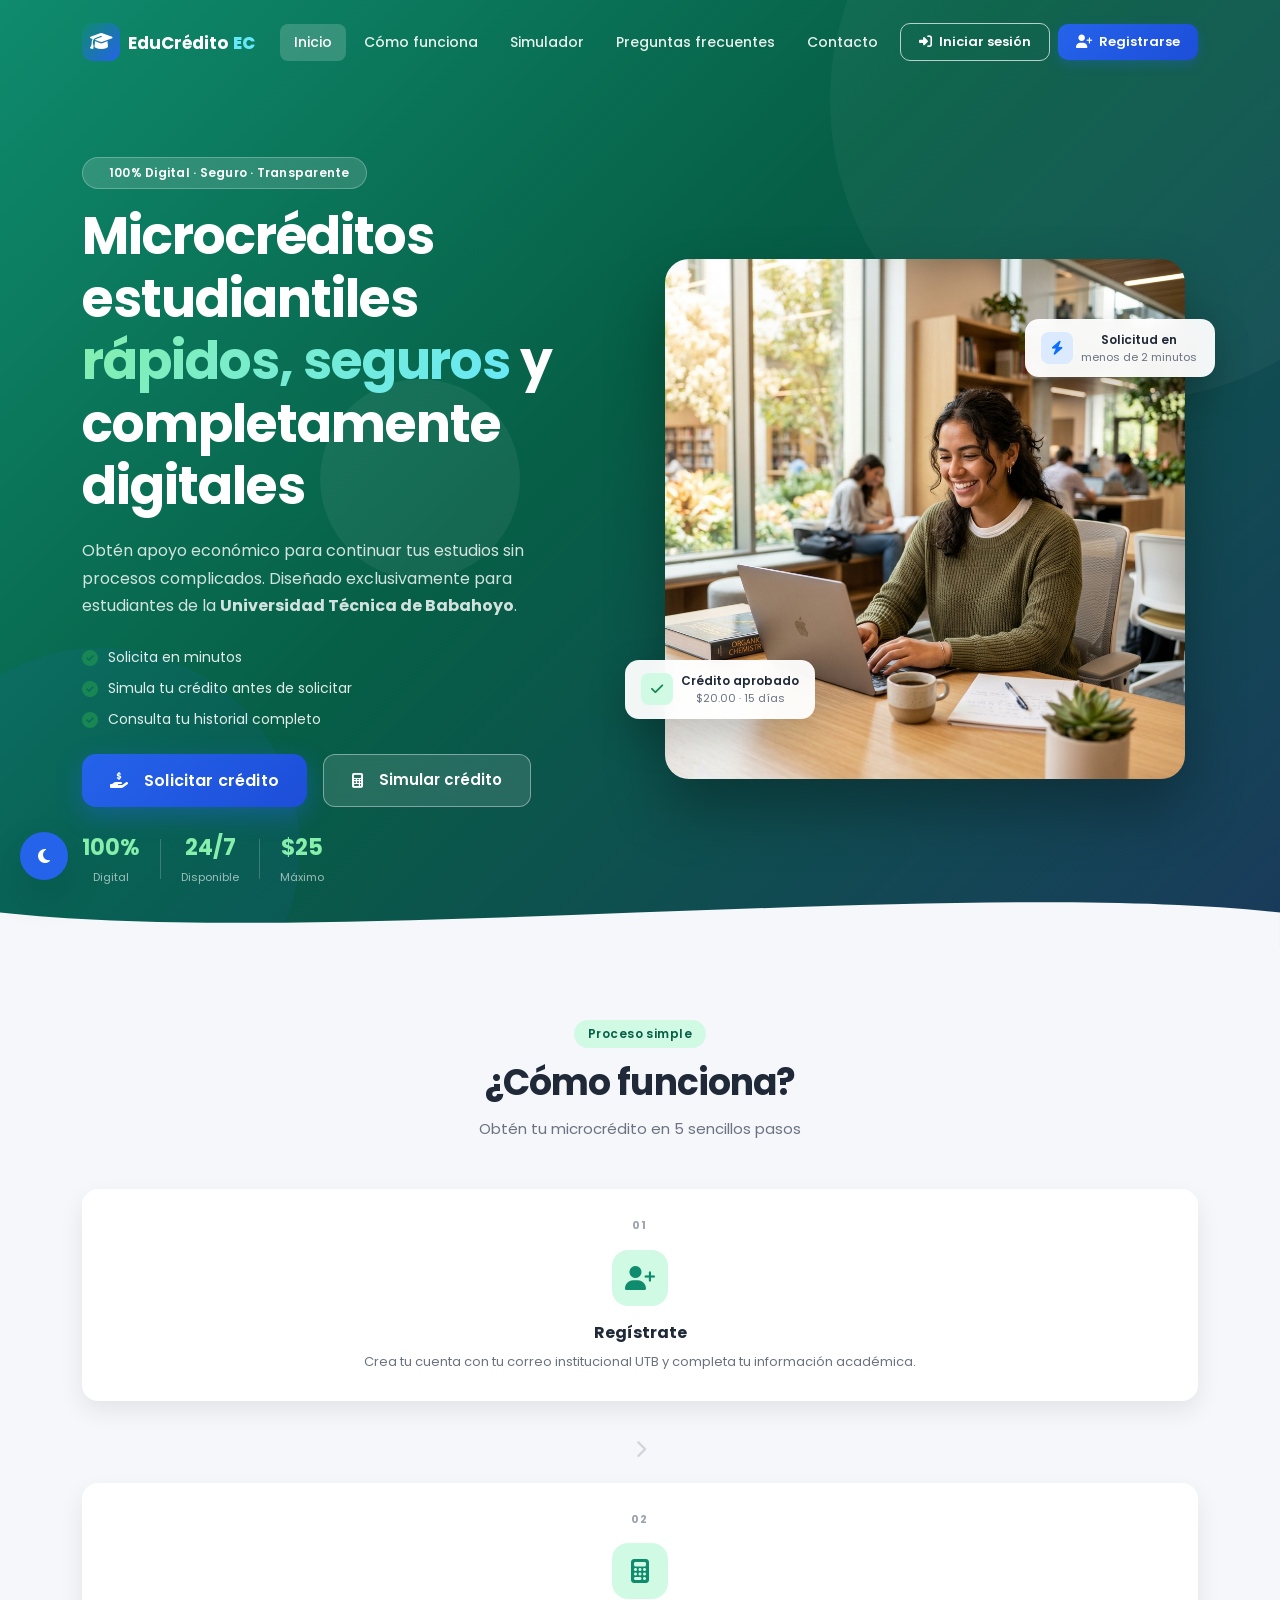
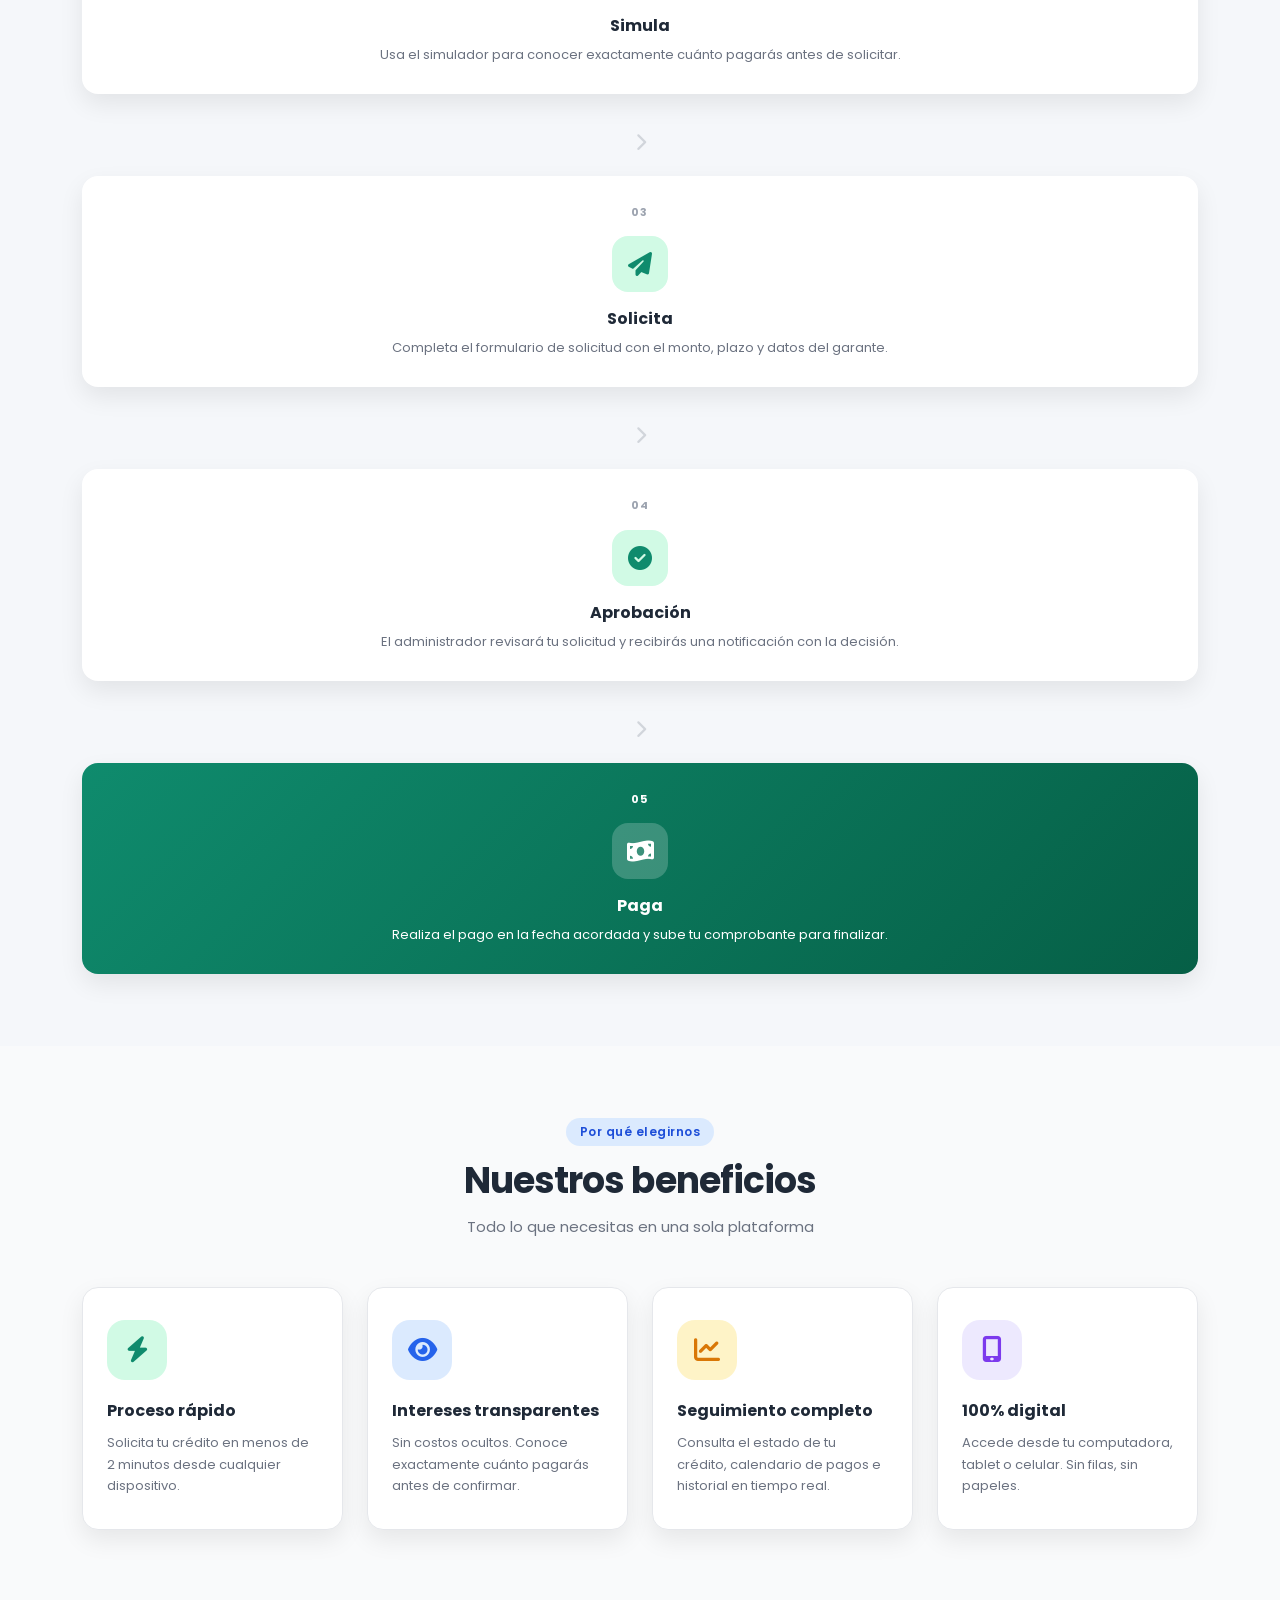
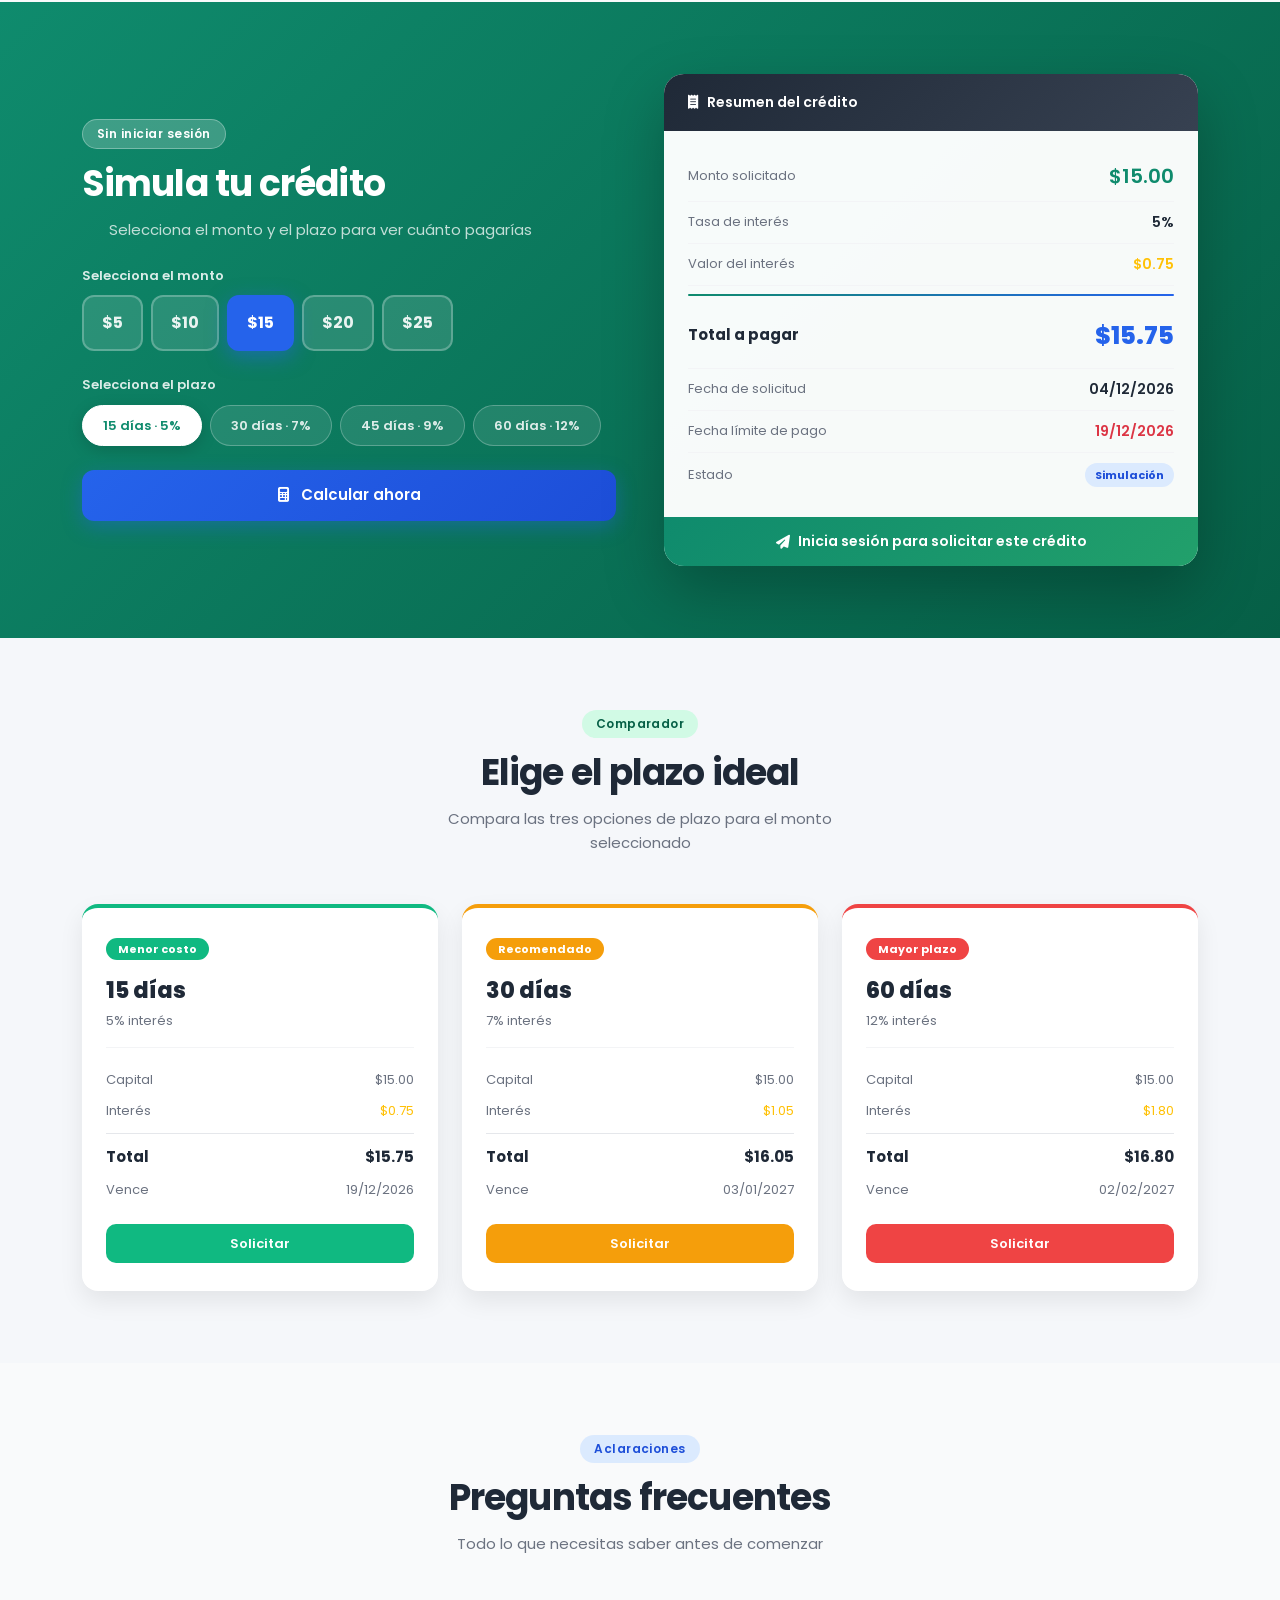
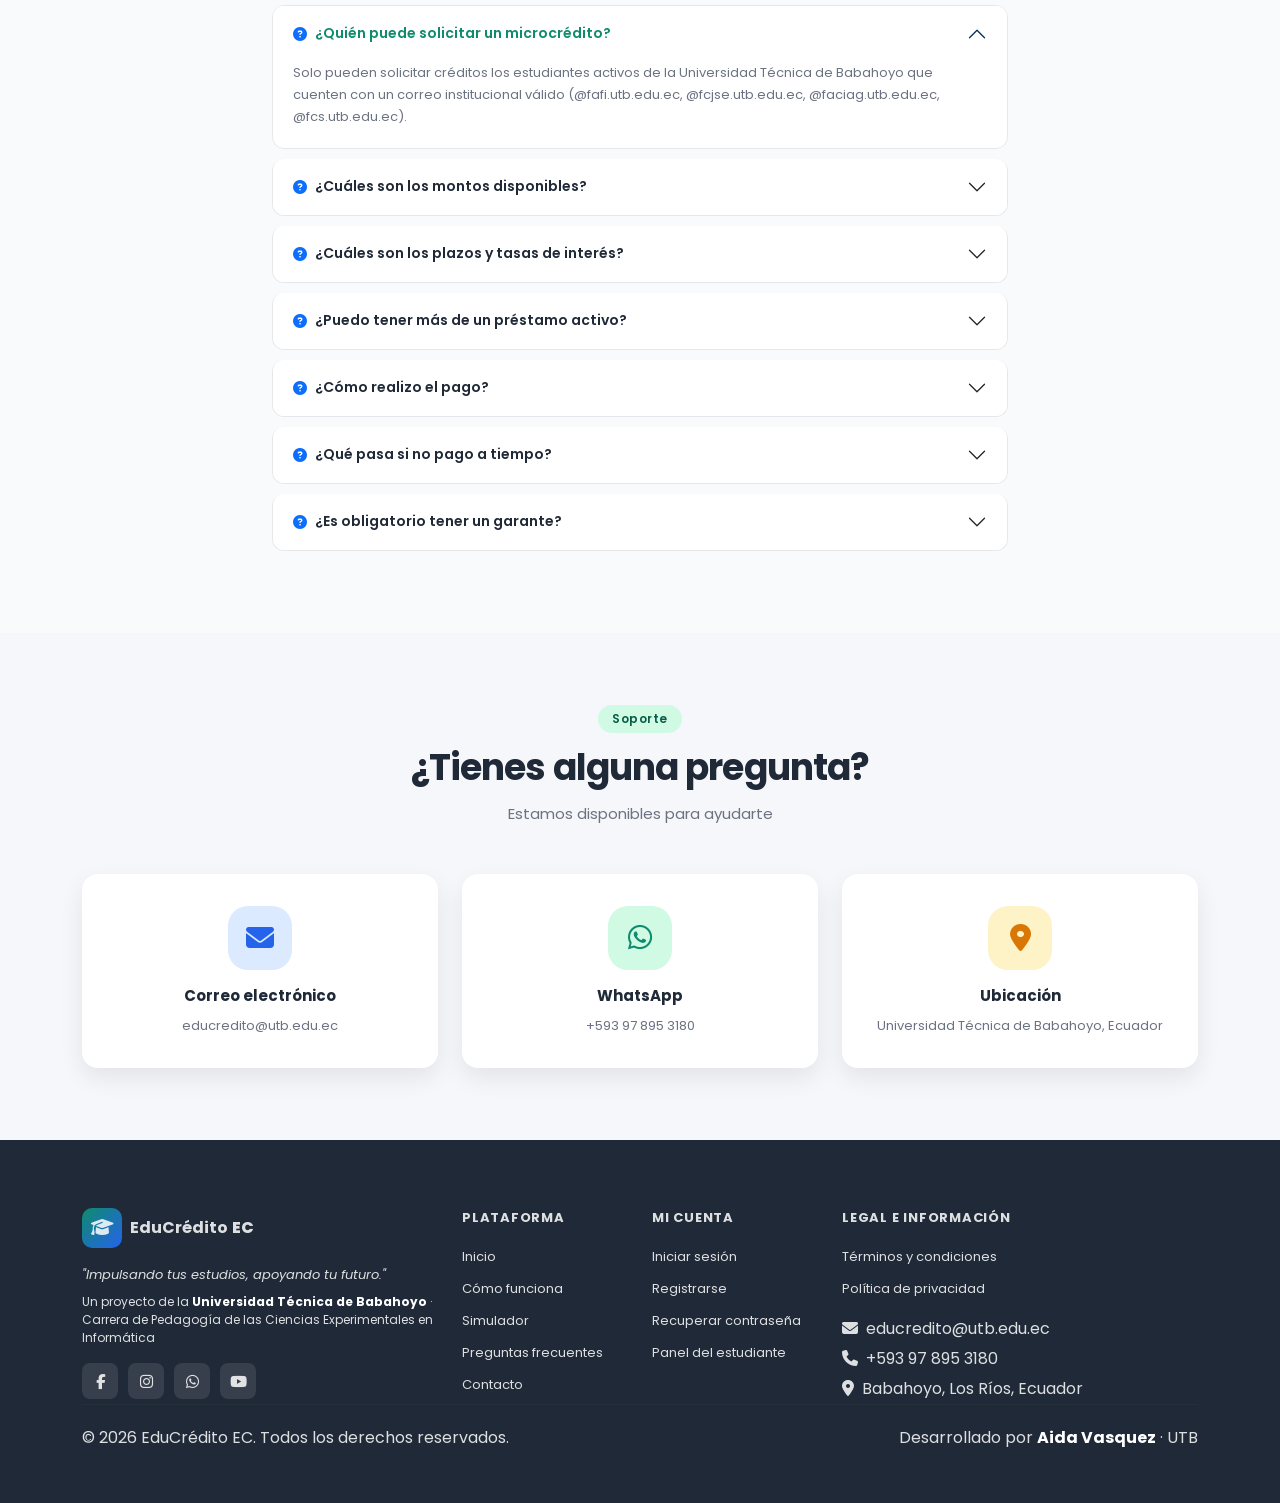
<file: index.html>
<!DOCTYPE html>
<html lang="es">
<head>
  <meta charset="UTF-8" />
  <meta name="viewport" content="width=device-width, initial-scale=1.0" />
  <meta name="description" content="EduCrédito EC – Plataforma de microcréditos estudiantiles para la Universidad Técnica de Babahoyo. Solicita, simula y gestiona tu crédito de forma rápida, segura y 100% digital." />
  <title>EduCrédito EC – Microcréditos Estudiantiles | UTB</title>

  <!-- Poppins Font -->
  <link rel="preconnect" href="https://fonts.googleapis.com" />
  <link rel="preconnect" href="https://fonts.gstatic.com" crossorigin />
  <link href="https://fonts.googleapis.com/css2?family=Poppins:wght@300;400;500;600;700&display=swap" rel="stylesheet" />

  <!-- Bootstrap 5 -->
  <link href="https://cdn.jsdelivr.net/npm/bootstrap@5.3.3/dist/css/bootstrap.min.css" rel="stylesheet" />
  <!-- Font Awesome -->
  <link href="https://cdnjs.cloudflare.com/ajax/libs/font-awesome/6.5.0/css/all.min.css" rel="stylesheet" />
  <!-- AOS Animate on Scroll -->
  <link href="https://unpkg.com/aos@2.3.4/dist/aos.css" rel="stylesheet" />

  <!-- Project CSS -->
  <link rel="stylesheet" href="css/variables.css" />
  <link rel="stylesheet" href="css/style.css" />
  <link rel="stylesheet" href="css/buttons.css" />
  <link rel="stylesheet" href="css/cards.css" />
  <link rel="stylesheet" href="css/forms.css" />
  <link rel="stylesheet" href="css/landing.css" />
  <link rel="stylesheet" href="css/animations.css" />
  <link rel="stylesheet" href="css/utilities.css" />
  <link rel="stylesheet" href="css/responsive.css" />
</head>
<body>

<!-- ═══════════════════════════════ PAGE LOADER ═══════════════════════════════ -->
<div class="page-loader" id="pageLoader">
  <div class="loader-spinner"></div>
</div>

<!-- ═══════════════════════════════ NAVBAR ═══════════════════════════════════ -->
<nav class="navbar navbar-landing navbar-expand-lg fixed-top" id="mainNavbar">
  <div class="container">
    <!-- Logo -->
    <a class="navbar-brand d-flex align-items-center gap-2" href="index.html">
      <div class="navbar-logo-icon">
        <i class="fa-solid fa-graduation-cap"></i>
      </div>
      <div class="navbar-logo-text">
        <span class="logo-edu">Edu</span><span class="logo-credito">Crédito</span>
        <span class="logo-ec">EC</span>
      </div>
    </a>

    <!-- Hamburger -->
    <button class="navbar-toggler border-0" type="button" data-bs-toggle="collapse"
      data-bs-target="#navbarContent" aria-controls="navbarContent" aria-expanded="false"
      aria-label="Toggle navigation">
      <i class="fa-solid fa-bars text-white"></i>
    </button>

    <!-- Nav Links -->
    <div class="collapse navbar-collapse" id="navbarContent">
      <ul class="navbar-nav mx-auto gap-1">
        <li class="nav-item">
          <a class="nav-link active" href="#inicio" id="nav-inicio">Inicio</a>
        </li>
        <li class="nav-item">
          <a class="nav-link" href="#como-funciona" id="nav-como">Cómo funciona</a>
        </li>
        <li class="nav-item">
          <a class="nav-link" href="#simulador" id="nav-simulador">Simulador</a>
        </li>
        <li class="nav-item">
          <a class="nav-link" href="#faq" id="nav-faq">Preguntas frecuentes</a>
        </li>
        <li class="nav-item">
          <a class="nav-link" href="#contacto" id="nav-contacto">Contacto</a>
        </li>
      </ul>
      <div class="d-flex align-items-center gap-2 mt-3 mt-lg-0">
        <a href="login.html" class="btn btn-outline-nav" id="btn-nav-login">
          <i class="fa-solid fa-right-to-bracket me-1"></i> Iniciar sesión
        </a>
        <a href="register.html" class="btn btn-nav-register" id="btn-nav-register">
          <i class="fa-solid fa-user-plus me-1"></i> Registrarse
        </a>
      </div>
    </div>
  </div>
</nav>

<!-- ═══════════════════════════════ HERO SECTION ═══════════════════════════════ -->
<section class="hero-section" id="inicio">
  <!-- Decorative background shapes -->
  <div class="hero-bg-shape hero-shape-1"></div>
  <div class="hero-bg-shape hero-shape-2"></div>
  <div class="hero-bg-shape hero-shape-3"></div>

  <div class="container hero-container">
    <div class="row align-items-center min-vh-100 pt-5 mt-5">

      <!-- Left: Text Content -->
      <div class="col-lg-6 hero-content" data-aos="fade-right" data-aos-duration="900">
        <div class="hero-badge mb-3">
          <i class="fa-solid fa-shield-check me-1"></i>
          100% Digital · Seguro · Transparente
        </div>
        <h1 class="hero-title">
          Microcréditos estudiantiles <span class="hero-title-highlight">rápidos, seguros</span> y completamente digitales
        </h1>
        <p class="hero-subtitle">
          Obtén apoyo económico para continuar tus estudios sin procesos complicados. Diseñado exclusivamente para estudiantes de la <strong>Universidad Técnica de Babahoyo</strong>.
        </p>

        <!-- Feature bullets -->
        <div class="hero-features">
          <div class="hero-feature-item">
            <i class="fa-solid fa-circle-check text-success"></i>
            <span>Solicita en minutos</span>
          </div>
          <div class="hero-feature-item">
            <i class="fa-solid fa-circle-check text-success"></i>
            <span>Simula tu crédito antes de solicitar</span>
          </div>
          <div class="hero-feature-item">
            <i class="fa-solid fa-circle-check text-success"></i>
            <span>Consulta tu historial completo</span>
          </div>
        </div>

        <!-- CTA Buttons -->
        <div class="hero-cta d-flex flex-wrap gap-3 mt-4">
          <a href="register.html" class="btn btn-primary-custom btn-lg" id="btn-hero-register">
            <i class="fa-solid fa-hand-holding-dollar me-2"></i>
            Solicitar crédito
          </a>
          <a href="#simulador" class="btn btn-outline-hero btn-lg" id="btn-hero-sim">
            <i class="fa-solid fa-calculator me-2"></i>
            Simular crédito
          </a>
        </div>

        <!-- Trust indicators -->
        <div class="hero-trust mt-4">
          <div class="hero-trust-item">
            <span class="hero-trust-number">100%</span>
            <span class="hero-trust-label">Digital</span>
          </div>
          <div class="hero-trust-divider"></div>
          <div class="hero-trust-item">
            <span class="hero-trust-number">24/7</span>
            <span class="hero-trust-label">Disponible</span>
          </div>
          <div class="hero-trust-divider"></div>
          <div class="hero-trust-item">
            <span class="hero-trust-number">$25</span>
            <span class="hero-trust-label">Máximo</span>
          </div>
        </div>
      </div>

      <!-- Right: Image -->
      <div class="col-lg-6 hero-image-col text-center" data-aos="fade-left" data-aos-duration="900" data-aos-delay="200">
        <div class="hero-image-wrapper">
          <div class="hero-image-bg-circle"></div>
          <img src="img/landing/hero_student.png" alt="Estudiante universitario usando EduCrédito EC en su laptop" class="hero-image animate-float" />
          <!-- Floating cards -->
          <div class="hero-float-card hero-float-card-1" data-aos="fade-up" data-aos-delay="600">
            <div class="d-flex align-items-center gap-2">
              <div class="float-card-icon bg-success-soft">
                <i class="fa-solid fa-check text-success"></i>
              </div>
              <div>
                <div class="float-card-title">Crédito aprobado</div>
                <div class="float-card-sub">$20.00 · 15 días</div>
              </div>
            </div>
          </div>
          <div class="hero-float-card hero-float-card-2" data-aos="fade-up" data-aos-delay="800">
            <div class="d-flex align-items-center gap-2">
              <div class="float-card-icon bg-blue-soft">
                <i class="fa-solid fa-bolt text-primary"></i>
              </div>
              <div>
                <div class="float-card-title">Solicitud en</div>
                <div class="float-card-sub">menos de 2 minutos</div>
              </div>
            </div>
          </div>
        </div>
      </div>
    </div>
  </div>

  <!-- Wave divider -->
  <div class="hero-wave">
    <svg viewBox="0 0 1440 80" fill="none" xmlns="http://www.w3.org/2000/svg">
      <path d="M0,40 C360,80 1080,0 1440,40 L1440,80 L0,80 Z" fill="#F5F7FA"/>
    </svg>
  </div>
</section>

<!-- ═══════════════════════════════ CÓMO FUNCIONA ═══════════════════════════════ -->
<section class="section-como-funciona py-5" id="como-funciona">
  <div class="container py-4">
    <div class="text-center mb-5" data-aos="fade-up">
      <span class="section-badge">Proceso simple</span>
      <h2 class="section-title">¿Cómo funciona?</h2>
      <p class="section-subtitle">Obtén tu microcrédito en 5 sencillos pasos</p>
    </div>

    <div class="steps-container">
      <div class="row g-4 align-items-start">

        <div class="col-lg col-sm-6" data-aos="fade-up" data-aos-delay="100">
          <div class="step-card">
            <div class="step-number">01</div>
            <div class="step-icon-wrapper">
              <i class="fa-solid fa-user-plus"></i>
            </div>
            <h3 class="step-title">Regístrate</h3>
            <p class="step-desc">Crea tu cuenta con tu correo institucional UTB y completa tu información académica.</p>
          </div>
        </div>

        <div class="step-connector d-none d-lg-flex" data-aos="fade-right" data-aos-delay="150">
          <i class="fa-solid fa-chevron-right"></i>
        </div>

        <div class="col-lg col-sm-6" data-aos="fade-up" data-aos-delay="200">
          <div class="step-card">
            <div class="step-number">02</div>
            <div class="step-icon-wrapper">
              <i class="fa-solid fa-calculator"></i>
            </div>
            <h3 class="step-title">Simula</h3>
            <p class="step-desc">Usa el simulador para conocer exactamente cuánto pagarás antes de solicitar.</p>
          </div>
        </div>

        <div class="step-connector d-none d-lg-flex" data-aos="fade-right" data-aos-delay="250">
          <i class="fa-solid fa-chevron-right"></i>
        </div>

        <div class="col-lg col-sm-6" data-aos="fade-up" data-aos-delay="300">
          <div class="step-card">
            <div class="step-number">03</div>
            <div class="step-icon-wrapper">
              <i class="fa-solid fa-paper-plane"></i>
            </div>
            <h3 class="step-title">Solicita</h3>
            <p class="step-desc">Completa el formulario de solicitud con el monto, plazo y datos del garante.</p>
          </div>
        </div>

        <div class="step-connector d-none d-lg-flex" data-aos="fade-right" data-aos-delay="350">
          <i class="fa-solid fa-chevron-right"></i>
        </div>

        <div class="col-lg col-sm-6" data-aos="fade-up" data-aos-delay="400">
          <div class="step-card">
            <div class="step-number">04</div>
            <div class="step-icon-wrapper">
              <i class="fa-solid fa-circle-check"></i>
            </div>
            <h3 class="step-title">Aprobación</h3>
            <p class="step-desc">El administrador revisará tu solicitud y recibirás una notificación con la decisión.</p>
          </div>
        </div>

        <div class="step-connector d-none d-lg-flex" data-aos="fade-right" data-aos-delay="450">
          <i class="fa-solid fa-chevron-right"></i>
        </div>

        <div class="col-lg col-sm-6" data-aos="fade-up" data-aos-delay="500">
          <div class="step-card step-card-highlight">
            <div class="step-number">05</div>
            <div class="step-icon-wrapper">
              <i class="fa-solid fa-money-bill-wave"></i>
            </div>
            <h3 class="step-title">Paga</h3>
            <p class="step-desc">Realiza el pago en la fecha acordada y sube tu comprobante para finalizar.</p>
          </div>
        </div>

      </div>
    </div>
  </div>
</section>

<!-- ═══════════════════════════════ BENEFICIOS ═══════════════════════════════ -->
<section class="section-beneficios py-5 bg-light-custom" id="beneficios">
  <div class="container py-4">
    <div class="text-center mb-5" data-aos="fade-up">
      <span class="section-badge section-badge-blue">Por qué elegirnos</span>
      <h2 class="section-title">Nuestros beneficios</h2>
      <p class="section-subtitle">Todo lo que necesitas en una sola plataforma</p>
    </div>

    <div class="row g-4">
      <div class="col-lg-3 col-md-6" data-aos="fade-up" data-aos-delay="100">
        <div class="benefit-card card-hover">
          <div class="benefit-icon benefit-icon-green">
            <i class="fa-solid fa-bolt"></i>
          </div>
          <h3 class="benefit-title">Proceso rápido</h3>
          <p class="benefit-desc">Solicita tu crédito en menos de 2 minutos desde cualquier dispositivo.</p>
        </div>
      </div>

      <div class="col-lg-3 col-md-6" data-aos="fade-up" data-aos-delay="200">
        <div class="benefit-card card-hover">
          <div class="benefit-icon benefit-icon-blue">
            <i class="fa-solid fa-eye"></i>
          </div>
          <h3 class="benefit-title">Intereses transparentes</h3>
          <p class="benefit-desc">Sin costos ocultos. Conoce exactamente cuánto pagarás antes de confirmar.</p>
        </div>
      </div>

      <div class="col-lg-3 col-md-6" data-aos="fade-up" data-aos-delay="300">
        <div class="benefit-card card-hover">
          <div class="benefit-icon benefit-icon-orange">
            <i class="fa-solid fa-chart-line"></i>
          </div>
          <h3 class="benefit-title">Seguimiento completo</h3>
          <p class="benefit-desc">Consulta el estado de tu crédito, calendario de pagos e historial en tiempo real.</p>
        </div>
      </div>

      <div class="col-lg-3 col-md-6" data-aos="fade-up" data-aos-delay="400">
        <div class="benefit-card card-hover">
          <div class="benefit-icon benefit-icon-purple">
            <i class="fa-solid fa-mobile-screen-button"></i>
          </div>
          <h3 class="benefit-title">100% digital</h3>
          <p class="benefit-desc">Accede desde tu computadora, tablet o celular. Sin filas, sin papeles.</p>
        </div>
      </div>
    </div>
  </div>
</section>

<!-- ═══════════════════════════════ SIMULADOR PÚBLICO ═══════════════════════════════ -->
<section class="simulator-section py-5" id="simulador">
  <div class="hero-bg-shape hero-shape-1" style="opacity:0.04"></div>
  <div class="container py-4">
    <div class="row align-items-center g-5">

      <!-- Left: Simulator Form -->
      <div class="col-lg-6" data-aos="fade-right">
        <div class="text-center text-lg-start mb-4">
          <span class="section-badge section-badge-white">Sin iniciar sesión</span>
          <h2 class="section-title text-white">Simula tu crédito</h2>
          <p class="section-subtitle text-white-70">Selecciona el monto y el plazo para ver cuánto pagarías</p>
        </div>

        <!-- Amount Selection -->
        <div class="mb-4">
          <label class="sim-label">Selecciona el monto</label>
          <div class="amount-selector d-flex flex-wrap gap-2" id="amountSelector">
            <button class="amount-btn" data-amount="5" id="amountBtn5">$5</button>
            <button class="amount-btn" data-amount="10" id="amountBtn10">$10</button>
            <button class="amount-btn active" data-amount="15" id="amountBtn15">$15</button>
            <button class="amount-btn" data-amount="20" id="amountBtn20">$20</button>
            <button class="amount-btn" data-amount="25" id="amountBtn25">$25</button>
          </div>
        </div>

        <!-- Period Selection -->
        <div class="mb-4">
          <label class="sim-label">Selecciona el plazo</label>
          <div class="period-selector d-flex gap-2 flex-wrap" id="periodSelector">
            <button class="period-btn active" data-days="15" id="periodBtn15">15 días · 5%</button>
            <button class="period-btn" data-days="30" id="periodBtn30">30 días · 7%</button>
            <button class="period-btn" data-days="45" id="periodBtn45">45 días · 9%</button>
            <button class="period-btn" data-days="60" id="periodBtn60">60 días · 12%</button>
          </div>
        </div>

        <button class="btn btn-sim-calc w-100" id="btnSimulate" onclick="calculatePublicSim()">
          <i class="fa-solid fa-calculator me-2"></i> Calcular ahora
        </button>
      </div>

      <!-- Right: Results Card -->
      <div class="col-lg-6" data-aos="fade-left" data-aos-delay="200">
        <div class="result-card" id="resultCard">
          <div class="result-card-header">
            <i class="fa-solid fa-receipt me-2"></i>
            Resumen del crédito
          </div>
          <div class="result-card-body">
            <div class="result-row">
              <span class="result-label">Monto solicitado</span>
              <span class="result-value result-value-main" id="res-monto">$15.00</span>
            </div>
            <div class="result-row">
              <span class="result-label">Tasa de interés</span>
              <span class="result-value" id="res-tasa">7%</span>
            </div>
            <div class="result-row">
              <span class="result-label">Valor del interés</span>
              <span class="result-value text-warning" id="res-interes">$1.05</span>
            </div>
            <div class="result-divider"></div>
            <div class="result-row result-row-total">
              <span class="result-label result-label-total">Total a pagar</span>
              <span class="result-value result-total" id="res-total">$16.05</span>
            </div>
            <div class="result-row">
              <span class="result-label">Fecha de solicitud</span>
              <span class="result-value" id="res-fecha-inicio">—</span>
            </div>
            <div class="result-row">
              <span class="result-label">Fecha límite de pago</span>
              <span class="result-value text-danger" id="res-fecha-vence">—</span>
            </div>
            <div class="result-row">
              <span class="result-label">Estado</span>
              <span class="result-badge-sim">Simulación</span>
            </div>
          </div>
          <a href="login.html" class="btn btn-result-solicitar w-100" id="btnSolicitar">
            <i class="fa-solid fa-paper-plane me-2"></i>
            Inicia sesión para solicitar este crédito
          </a>
        </div>
      </div>
    </div>
  </div>
</section>

<!-- ═══════════════════════════════ COMPARADOR ═══════════════════════════════ -->
<section class="section-comparador py-5" id="comparador">
  <div class="container py-4">
    <div class="text-center mb-5" data-aos="fade-up">
      <span class="section-badge">Comparador</span>
      <h2 class="section-title">Elige el plazo ideal</h2>
      <p class="section-subtitle">Compara las tres opciones de plazo para el monto seleccionado</p>
    </div>
    <div class="row g-4 justify-content-center" id="comparadorCards">
      <!-- Filled dynamically by JS -->
    </div>
  </div>
</section>

<!-- ═══════════════════════════════ FAQ ═══════════════════════════════ -->
<section class="section-faq py-5 bg-light-custom" id="faq">
  <div class="container py-4">
    <div class="text-center mb-5" data-aos="fade-up">
      <span class="section-badge section-badge-blue">Aclaraciones</span>
      <h2 class="section-title">Preguntas frecuentes</h2>
      <p class="section-subtitle">Todo lo que necesitas saber antes de comenzar</p>
    </div>

    <div class="row justify-content-center">
      <div class="col-lg-8">
        <div class="accordion faq-accordion" id="faqAccordion" data-aos="fade-up" data-aos-delay="100">

          <div class="accordion-item faq-item">
            <h2 class="accordion-header">
              <button class="accordion-button faq-btn" type="button" data-bs-toggle="collapse" data-bs-target="#faq1">
                <i class="fa-solid fa-circle-question me-2 text-primary"></i>
                ¿Quién puede solicitar un microcrédito?
              </button>
            </h2>
            <div id="faq1" class="accordion-collapse collapse show" data-bs-parent="#faqAccordion">
              <div class="accordion-body faq-body">
                Solo pueden solicitar créditos los estudiantes activos de la Universidad Técnica de Babahoyo que cuenten con un correo institucional válido (@fafi.utb.edu.ec, @fcjse.utb.edu.ec, @faciag.utb.edu.ec, @fcs.utb.edu.ec).
              </div>
            </div>
          </div>

          <div class="accordion-item faq-item">
            <h2 class="accordion-header">
              <button class="accordion-button faq-btn collapsed" type="button" data-bs-toggle="collapse" data-bs-target="#faq2">
                <i class="fa-solid fa-circle-question me-2 text-primary"></i>
                ¿Cuáles son los montos disponibles?
              </button>
            </h2>
            <div id="faq2" class="accordion-collapse collapse" data-bs-parent="#faqAccordion">
              <div class="accordion-body faq-body">
                Los montos disponibles son: $5, $10, $15, $20 y $25. Estos valores están definidos por la administración del sistema.
              </div>
            </div>
          </div>

          <div class="accordion-item faq-item">
            <h2 class="accordion-header">
              <button class="accordion-button faq-btn collapsed" type="button" data-bs-toggle="collapse" data-bs-target="#faq3">
                <i class="fa-solid fa-circle-question me-2 text-primary"></i>
                ¿Cuáles son los plazos y tasas de interés?
              </button>
            </h2>
            <div id="faq3" class="accordion-collapse collapse" data-bs-parent="#faqAccordion">
              <div class="accordion-body faq-body">
                Existen cuatro plazos: <strong>15 días (5% de interés)</strong>, <strong>30 días (7%)</strong>, <strong>45 días (9%)</strong> y <strong>60 días (12%)</strong>. Todos los cálculos son transparentes y los verás antes de confirmar tu solicitud.
              </div>
            </div>
          </div>

          <div class="accordion-item faq-item">
            <h2 class="accordion-header">
              <button class="accordion-button faq-btn collapsed" type="button" data-bs-toggle="collapse" data-bs-target="#faq4">
                <i class="fa-solid fa-circle-question me-2 text-primary"></i>
                ¿Puedo tener más de un préstamo activo?
              </button>
            </h2>
            <div id="faq4" class="accordion-collapse collapse" data-bs-parent="#faqAccordion">
              <div class="accordion-body faq-body">
                No. Cada estudiante puede mantener únicamente un préstamo activo a la vez. Para solicitar uno nuevo, deberás cancelar el préstamo anterior.
              </div>
            </div>
          </div>

          <div class="accordion-item faq-item">
            <h2 class="accordion-header">
              <button class="accordion-button faq-btn collapsed" type="button" data-bs-toggle="collapse" data-bs-target="#faq5">
                <i class="fa-solid fa-circle-question me-2 text-primary"></i>
                ¿Cómo realizo el pago?
              </button>
            </h2>
            <div id="faq5" class="accordion-collapse collapse" data-bs-parent="#faqAccordion">
              <div class="accordion-body faq-body">
                Una vez aprobado tu crédito, podrás ver los métodos de pago disponibles en tu panel. Realizas la transferencia o depósito y subes el comprobante en la plataforma. El administrador verificará y actualizará tu saldo.
              </div>
            </div>
          </div>

          <div class="accordion-item faq-item">
            <h2 class="accordion-header">
              <button class="accordion-button faq-btn collapsed" type="button" data-bs-toggle="collapse" data-bs-target="#faq6">
                <i class="fa-solid fa-circle-question me-2 text-primary"></i>
                ¿Qué pasa si no pago a tiempo?
              </button>
            </h2>
            <div id="faq6" class="accordion-collapse collapse" data-bs-parent="#faqAccordion">
              <div class="accordion-body faq-body">
                Si no realizas el pago en la fecha establecida, el sistema cambiará automáticamente el estado a <strong>"En mora"</strong> y se aplicará un interés moratorio adicional. También recibirás una notificación de alerta y se bloqueará la opción de solicitar nuevos créditos hasta regularizar tu situación.
              </div>
            </div>
          </div>

          <div class="accordion-item faq-item">
            <h2 class="accordion-header">
              <button class="accordion-button faq-btn collapsed" type="button" data-bs-toggle="collapse" data-bs-target="#faq7">
                <i class="fa-solid fa-circle-question me-2 text-primary"></i>
                ¿Es obligatorio tener un garante?
              </button>
            </h2>
            <div id="faq7" class="accordion-collapse collapse" data-bs-parent="#faqAccordion">
              <div class="accordion-body faq-body">
                Sí. Para completar la solicitud de crédito deberás registrar los datos de un garante (nombre, cédula, parentesco, teléfono, dirección, ocupación y correo electrónico).
              </div>
            </div>
          </div>

        </div>
      </div>
    </div>
  </div>
</section>

<!-- ═══════════════════════════════ CONTACTO ═══════════════════════════════ -->
<section class="section-contacto py-5" id="contacto">
  <div class="container py-4">
    <div class="text-center mb-5" data-aos="fade-up">
      <span class="section-badge">Soporte</span>
      <h2 class="section-title">¿Tienes alguna pregunta?</h2>
      <p class="section-subtitle">Estamos disponibles para ayudarte</p>
    </div>

    <div class="row justify-content-center g-4">
      <div class="col-lg-4 col-md-6" data-aos="fade-up" data-aos-delay="100">
        <div class="contact-card text-center">
          <div class="contact-icon-wrap">
            <i class="fa-solid fa-envelope"></i>
          </div>
          <h4 class="contact-title">Correo electrónico</h4>
          <p class="contact-info">educredito@utb.edu.ec</p>
        </div>
      </div>
      <div class="col-lg-4 col-md-6" data-aos="fade-up" data-aos-delay="200">
        <div class="contact-card text-center">
          <a href="https://w.app/educredito" target="_blank" style="text-decoration:none; color:inherit;">
            <div class="contact-icon-wrap contact-icon-green">
              <i class="fa-brands fa-whatsapp"></i>
            </div>
            <h4 class="contact-title">WhatsApp</h4>
            <p class="contact-info">+593 97 895 3180</p>
          </a>
        </div>
      </div>
      <div class="col-lg-4 col-md-6" data-aos="fade-up" data-aos-delay="300">
        <div class="contact-card text-center">
          <div class="contact-icon-wrap contact-icon-orange">
            <i class="fa-solid fa-location-dot"></i>
          </div>
          <h4 class="contact-title">Ubicación</h4>
          <p class="contact-info">Universidad Técnica de Babahoyo, Ecuador</p>
        </div>
      </div>
    </div>
  </div>
</section>

<!-- ═══════════════════════════════ FOOTER ═══════════════════════════════ -->
<footer class="footer-landing" id="footer">
  <div class="container py-5">
    <div class="row g-4">

      <!-- Brand -->
      <div class="col-lg-4 col-md-6">
        <div class="footer-brand">
          <div class="d-flex align-items-center gap-2 mb-3">
            <div class="footer-logo-icon">
              <i class="fa-solid fa-graduation-cap"></i>
            </div>
            <div class="footer-logo-text">
              <span class="logo-edu">Edu</span><span class="logo-credito-footer">Crédito</span>
              <span class="logo-ec-footer"> EC</span>
            </div>
          </div>
          <p class="footer-slogan">"Impulsando tus estudios, apoyando tu futuro."</p>
          <p class="footer-utb">Un proyecto de la <strong>Universidad Técnica de Babahoyo</strong> · Carrera de Pedagogía de las Ciencias Experimentales en Informática</p>
          <!-- Social links -->
          <div class="footer-socials mt-3">
            <a href="#" class="footer-social-link" aria-label="Facebook"><i class="fa-brands fa-facebook-f"></i></a>
            <a href="#" class="footer-social-link" aria-label="Instagram"><i class="fa-brands fa-instagram"></i></a>
            <a href="https://w.app/educredito" target="_blank" class="footer-social-link" aria-label="WhatsApp"><i class="fa-brands fa-whatsapp"></i></a>
            <a href="#" class="footer-social-link" aria-label="YouTube"><i class="fa-brands fa-youtube"></i></a>
          </div>
        </div>
      </div>

      <!-- Quick Links -->
      <div class="col-lg-2 col-md-6 col-6">
        <h5 class="footer-heading">Plataforma</h5>
        <ul class="footer-links">
          <li><a href="index.html">Inicio</a></li>
          <li><a href="#como-funciona">Cómo funciona</a></li>
          <li><a href="#simulador">Simulador</a></li>
          <li><a href="#faq">Preguntas frecuentes</a></li>
          <li><a href="#contacto">Contacto</a></li>
        </ul>
      </div>

      <!-- Account -->
      <div class="col-lg-2 col-md-6 col-6">
        <h5 class="footer-heading">Mi cuenta</h5>
        <ul class="footer-links">
          <li><a href="login.html">Iniciar sesión</a></li>
          <li><a href="register.html">Registrarse</a></li>
          <li><a href="forgot-password.html">Recuperar contraseña</a></li>
          <li><a href="student/dashboard.html">Panel del estudiante</a></li>
        </ul>
      </div>

      <!-- Legal -->
      <div class="col-lg-4 col-md-6">
        <h5 class="footer-heading">Legal e información</h5>
        <ul class="footer-links">
          <li><a href="terms.html">Términos y condiciones</a></li>
          <li><a href="privacy.html">Política de privacidad</a></li>
        </ul>
        <div class="footer-info-box mt-3">
          <p class="mb-1"><i class="fa-solid fa-envelope me-2 text-primary"></i>educredito@utb.edu.ec</p>
          <p class="mb-1"><i class="fa-solid fa-phone me-2 text-success"></i>+593 97 895 3180</p>
          <p class="mb-0"><i class="fa-solid fa-location-dot me-2 text-warning"></i>Babahoyo, Los Ríos, Ecuador</p>
        </div>
      </div>
    </div>

    <!-- Divider -->
    <hr class="footer-divider" />

    <!-- Bottom bar -->
    <div class="footer-bottom d-flex flex-column flex-md-row justify-content-between align-items-center gap-2">
      <p class="mb-0">&copy; 2026 EduCrédito EC. Todos los derechos reservados.</p>
      <p class="mb-0">Desarrollado por <strong>Aida Vasquez</strong> · UTB</p>
    </div>
  </div>
</footer>

<!-- ═══════════════════════════════ BACK TO TOP ═══════════════════════════════ -->
<button class="back-to-top" id="backToTop" aria-label="Volver arriba" onclick="window.scrollTo({top:0,behavior:'smooth'})">
  <i class="fa-solid fa-arrow-up"></i>
</button>

<!-- ═══════════════════════════════ SCRIPTS ═══════════════════════════════════ -->
<script src="https://cdn.jsdelivr.net/npm/bootstrap@5.3.3/dist/js/bootstrap.bundle.min.js"></script>
<script src="https://unpkg.com/aos@2.3.4/dist/aos.js"></script>
<script src="js/utils.js"></script>
<script src="js/validations.js"></script>
<script src="js/simulation.js"></script>
<script src="js/app.js"></script>

<script>
/* ─── Landing Page Logic ─────────────────────────────────────────── */
document.addEventListener('DOMContentLoaded', () => {

  // AOS
  AOS.init({ duration: 700, once: true, easing: 'ease-out-quart' });

  // Hide loader
  setTimeout(() => {
    const loader = document.getElementById('pageLoader');
    if (loader) { loader.style.opacity = '0'; setTimeout(() => loader.remove(), 300); }
  }, 500);

  // Navbar scroll effect
  const navbar = document.getElementById('mainNavbar');
  window.addEventListener('scroll', () => {
    if (window.scrollY > 50) {
      navbar.classList.add('scrolled');
    } else {
      navbar.classList.remove('scrolled');
    }
    // Back to top
    const btt = document.getElementById('backToTop');
    if (btt) btt.classList.toggle('visible', window.scrollY > 400);
  });

  // Smooth scroll for nav links
  document.querySelectorAll('a[href^="#"]').forEach(link => {
    link.addEventListener('click', e => {
      const target = document.querySelector(link.getAttribute('href'));
      if (target) {
        e.preventDefault();
        const offset = 80;
        window.scrollTo({ top: target.offsetTop - offset, behavior: 'smooth' });
      }
    });
  });

  // Init public simulator
  initPublicSimulator();

  // Render comparador
  renderComparadorCards(15); // default amount

  // If already logged in, redirect
  const session = JSON.parse(localStorage.getItem('educredito_session') || '{}');
  if (session.loggedIn) {
    const loginBtn = document.querySelector('.btn-outline-nav');
    if (loginBtn) loginBtn.textContent = 'Mi Panel';
    loginBtn && (loginBtn.href = session.role === 'admin' ? 'admin/dashboard.html' : 'student/dashboard.html');
  }
});

/* ─── Public Simulator ─────────────────────────────────────────── */
let selectedAmount = 15;
let selectedDays = 15;
const rates = { 15: 5, 30: 7, 45: 9, 60: 12 };

function initPublicSimulator() {
  // Amount buttons
  document.querySelectorAll('.amount-btn').forEach(btn => {
    btn.addEventListener('click', () => {
      document.querySelectorAll('.amount-btn').forEach(b => b.classList.remove('active'));
      btn.classList.add('active');
      selectedAmount = parseInt(btn.dataset.amount);
      calculatePublicSim();
      renderComparadorCards(selectedAmount);
    });
  });

  // Period buttons
  document.querySelectorAll('.period-btn').forEach(btn => {
    btn.addEventListener('click', () => {
      document.querySelectorAll('.period-btn').forEach(b => b.classList.remove('active'));
      btn.classList.add('active');
      selectedDays = parseInt(btn.dataset.days);
      calculatePublicSim();
    });
  });

  // Initial calculation
  calculatePublicSim();
}

function calculatePublicSim() {
  const rate = rates[selectedDays] || 5;
  const interes = parseFloat((selectedAmount * (rate / 100)).toFixed(2));
  const total = parseFloat((selectedAmount + interes).toFixed(2));
  const hoy = new Date();
  const vence = new Date(hoy.getTime() + selectedDays * 24 * 60 * 60 * 1000);

  const fmt = d => d.toLocaleDateString('es-EC', { day: '2-digit', month: '2-digit', year: 'numeric' });

  // Animate result card
  const card = document.getElementById('resultCard');
  card.classList.remove('animate-fade-in');
  void card.offsetWidth;
  card.classList.add('animate-fade-in');

  document.getElementById('res-monto').textContent = `$${selectedAmount.toFixed(2)}`;
  document.getElementById('res-tasa').textContent = `${rate}%`;
  document.getElementById('res-interes').textContent = `$${interes.toFixed(2)}`;
  document.getElementById('res-total').textContent = `$${total.toFixed(2)}`;
  document.getElementById('res-fecha-inicio').textContent = fmt(hoy);
  document.getElementById('res-fecha-vence').textContent = fmt(vence);
}

function renderComparadorCards(amount) {
  const container = document.getElementById('comparadorCards');
  if (!container) return;
  const plazos = [
    { dias: 15, tasa: 5, label: '15 días', color: 'green', badge: 'Menor costo' },
    { dias: 30, tasa: 7, label: '30 días', color: 'yellow', badge: 'Recomendado' },
    { dias: 60, tasa: 12, label: '60 días', color: 'red', badge: 'Mayor plazo' },
  ];
  container.innerHTML = plazos.map((p, i) => {
    const interes = (amount * (p.tasa / 100)).toFixed(2);
    const total = (parseFloat(amount) + parseFloat(interes)).toFixed(2);
    const hoy = new Date();
    const vence = new Date(hoy.getTime() + p.dias * 86400000);
    const fmt = d => d.toLocaleDateString('es-EC', { day: '2-digit', month: '2-digit', year: 'numeric' });
    const colorMap = { green: '#10B981', yellow: '#F59E0B', red: '#EF4444' };
    return `
      <div class="col-lg-4 col-md-6" data-aos="fade-up" data-aos-delay="${(i+1)*100}">
        <div class="comparador-card" style="--comp-color:${colorMap[p.color]}">
          <div class="comp-badge" style="background:${colorMap[p.color]}">${p.badge}</div>
          <div class="comp-plazo">${p.label}</div>
          <div class="comp-tasa">${p.tasa}% interés</div>
          <div class="comp-desglose">
            <div class="comp-row"><span>Capital</span><span>$${parseFloat(amount).toFixed(2)}</span></div>
            <div class="comp-row"><span>Interés</span><span class="text-warning">$${interes}</span></div>
            <div class="comp-row comp-total"><span>Total</span><span>$${total}</span></div>
            <div class="comp-row"><span>Vence</span><span>${fmt(vence)}</span></div>
          </div>
          <a href="login.html" class="btn btn-comp w-100">Solicitar</a>
        </div>
      </div>`;
  }).join('');
}
</script>
</body>
</html>
</file>
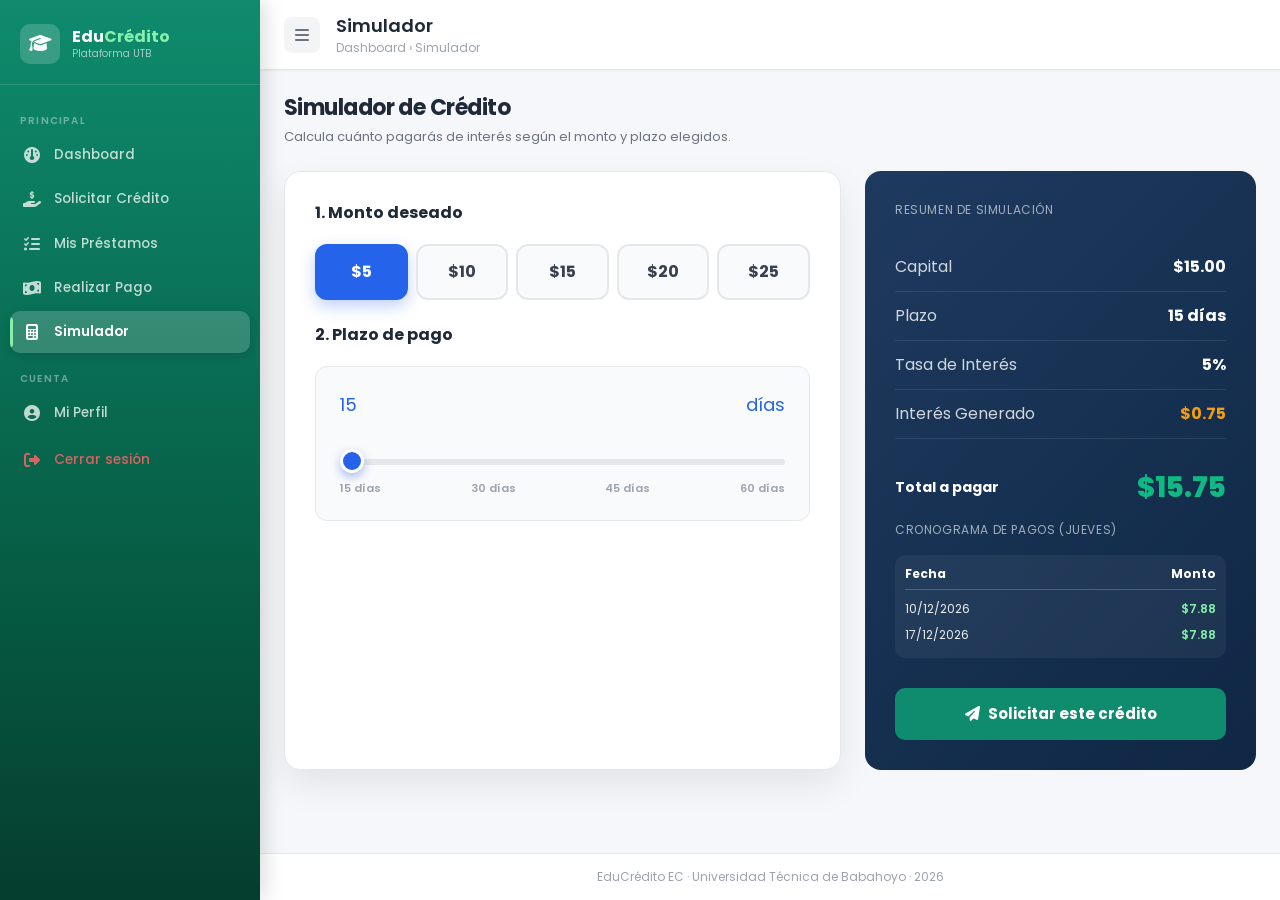
<file: student/simulator.html>
<!DOCTYPE html>
<html lang="es">
<head>
  <meta charset="UTF-8" /><meta name="viewport" content="width=device-width, initial-scale=1.0" />
  <title>Simulador – EduCrédito EC</title>
  <link rel="preconnect" href="https://fonts.googleapis.com" />
  <link href="https://fonts.googleapis.com/css2?family=Poppins:wght@300;400;500;600;700&display=swap" rel="stylesheet" />
  <link href="https://cdn.jsdelivr.net/npm/bootstrap@5.3.3/dist/css/bootstrap.min.css" rel="stylesheet" />
  <link href="https://cdnjs.cloudflare.com/ajax/libs/font-awesome/6.5.0/css/all.min.css" rel="stylesheet" />
  <link rel="stylesheet" href="../css/variables.css" />
  <link rel="stylesheet" href="../css/style.css" />
  <link rel="stylesheet" href="../css/buttons.css" />
  <link rel="stylesheet" href="../css/cards.css" />
  <link rel="stylesheet" href="../css/dashboard.css" />
  <link rel="stylesheet" href="../css/utilities.css" />
  <style>
    .sim-card { border-radius:16px; padding:30px; box-shadow:0 15px 35px rgba(0,0,0,.08); background:#fff; height:100%; border:1px solid #E5E7EB; }
    .amount-btn { padding:14px 10px; background:#F9FAFB; border:2px solid #E5E7EB; border-radius:12px; font-size:16px; font-weight:700; cursor:pointer; transition:all .2s; color:#374151; width:100%; text-align:center; font-family:'Poppins',sans-serif; }
    .amount-btn:hover { border-color:#2563EB; color:#2563EB; }
    .amount-btn.active { border-color:#2563EB; background:#2563EB; color:#fff; box-shadow:0 6px 16px rgba(37,99,235,.3); }
    .range-wrap { margin-top:30px; }
    input[type=range] { width:100%; -webkit-appearance:none; background:transparent; }
    input[type=range]::-webkit-slider-thumb { -webkit-appearance:none; height:24px; width:24px; border-radius:50%; background:#2563EB; cursor:pointer; margin-top:-10px; box-shadow:0 4px 10px rgba(37,99,235,.4); border:3px solid #fff; }
    input[type=range]::-webkit-slider-runnable-track { width:100%; height:6px; cursor:pointer; background:#E5E7EB; border-radius:3px; }
    .result-panel { background:linear-gradient(135deg,#1e3a5f,#0F2744); border-radius:16px; padding:30px; color:#fff; height:100%; display:flex; flex-direction:column; justify-content:space-between; }
    .result-row { display:flex; justify-content:space-between; align-items:center; padding:12px 0; border-bottom:1px solid rgba(255,255,255,.1); }
    .result-val { font-weight:700; font-size:16px; }
  </style>
</head>
<body class="dashboard-body">
<div class="sidebar-overlay" id="sidebarOverlay" onclick="toggleSidebar()"></div>
<aside class="sidebar" id="sidebar">
  <a href="dashboard.html" class="sidebar-logo">
    <div class="sidebar-logo-icon"><i class="fa-solid fa-graduation-cap"></i></div>
    <div class="sidebar-logo-text"><div class="sidebar-logo-name"><span class="edu">Edu</span><span class="cred">Crédito</span></div><div class="sidebar-logo-sub">Plataforma UTB</div></div>
  </a>
  <div class="sidebar-nav-wrapper">
    <div class="sidebar-section-label">Principal</div>
    <ul class="sidebar-nav">
      <li><a href="dashboard.html"    class="sidebar-link"><i class="fa-solid fa-gauge"></i><span>Dashboard</span></a></li>
      <li><a href="loan-request.html" class="sidebar-link"><i class="fa-solid fa-hand-holding-dollar"></i><span>Solicitar Crédito</span></a></li>
      <li><a href="loans.html"        class="sidebar-link"><i class="fa-solid fa-list-check"></i><span>Mis Préstamos</span></a></li>
      <li><a href="payments.html"     class="sidebar-link"><i class="fa-solid fa-money-bill-wave"></i><span>Realizar Pago</span></a></li>
      <li><a href="simulator.html"    class="sidebar-link active"><i class="fa-solid fa-calculator"></i><span>Simulador</span></a></li>
    </ul>
    <div class="sidebar-section-label">Cuenta</div>
    <ul class="sidebar-nav">

      <li><a href="profile.html"       class="sidebar-link"><i class="fa-solid fa-circle-user"></i><span>Mi Perfil</span></a></li>
      <li><a href="#" class="sidebar-link logout-link" onclick="cerrarSesion()"><i class="fa-solid fa-right-from-bracket"></i><span>Cerrar sesión</span></a></li>
    </ul>
  </div>
</aside>

<div class="main-content" id="mainContent">
  <div class="topbar">
    <div class="topbar-left">
      <button class="sidebar-toggle-btn" onclick="toggleSidebar()"><i class="fa-solid fa-bars"></i></button>
      <div><div class="topbar-page-title">Simulador</div><div class="topbar-breadcrumb">Dashboard › Simulador</div></div>
    </div>
  </div>

  <div class="content-wrapper">
    <div class="content-header">
      <h1 class="content-title">Simulador de Crédito</h1>
      <p class="content-subtitle">Calcula cuánto pagarás de interés según el monto y plazo elegidos.</p>
    </div>

    <div class="row g-4 mb-4">
      <!-- Calculator form -->
      <div class="col-lg-7">
        <div class="sim-card">
          <h3 style="font-size:16px;font-weight:700;color:#1F2937;margin-bottom:20px;">1. Monto deseado</h3>
          <div class="row g-2 mb-4">
            <div class="col"><button class="amount-btn active" data-amount="5">$5</button></div>
            <div class="col"><button class="amount-btn" data-amount="10">$10</button></div>
            <div class="col"><button class="amount-btn" data-amount="15">$15</button></div>
            <div class="col"><button class="amount-btn" data-amount="20">$20</button></div>
            <div class="col"><button class="amount-btn" data-amount="25">$25</button></div>
          </div>
          
          <h3 style="font-size:16px;font-weight:700;color:#1F2937;margin-bottom:20px;">2. Plazo de pago</h3>
          <div style="background:#F9FAFB;border-radius:12px;padding:24px;border:1px solid #E5E7EB;">
            <div class="d-flex justify-content-between font-weight-bold" style="font-size:18px;color:#2563EB;">
              <span id="rangeDays">15</span> días
            </div>
            <div class="range-wrap">
              <input type="range" id="simRange" min="0" max="3" step="1" value="0" />
            </div>
            <div class="d-flex justify-content-between mt-2" style="font-size:11px;color:#9CA3AF;font-weight:600;">
              <span>15 días</span><span>30 días</span><span>45 días</span><span>60 días</span>
            </div>
          </div>
        </div>
      </div>

      <!-- Result Panel -->
      <div class="col-lg-5">
        <div class="result-panel" id="resultPanel">
          <div>
            <div style="font-size:12px;color:rgba(255,255,255,.6);text-transform:uppercase;letter-spacing:.05em;margin-bottom:24px;">Resumen de simulación</div>
            <div class="result-row"><span style="color:rgba(255,255,255,.8);">Capital</span><span class="result-val" id="resMonto">$10.00</span></div>
            <div class="result-row"><span style="color:rgba(255,255,255,.8);">Plazo</span><span class="result-val" id="resPlazo">15 días</span></div>
            <div class="result-row"><span style="color:rgba(255,255,255,.8);">Tasa de Interés</span><span class="result-val" id="resTasa">7%</span></div>
            <div class="result-row"><span style="color:rgba(255,255,255,.8);">Interés Generado</span><span class="result-val" style="color:#F59E0B;" id="resInteres">$0.70</span></div>
            <div class="result-row" style="border:none;margin-top:16px;">
              <span style="font-size:14px;font-weight:700;">Total a pagar</span>
              <span style="font-size:28px;font-weight:800;color:#10B981;" id="resTotal">$10.70</span>
            </div>
          </div>
          
          <div>
            <div style="font-size:12px;color:rgba(255,255,255,.6);text-transform:uppercase;letter-spacing:.05em;margin-bottom:16px;">Cronograma de Pagos (Jueves)</div>
            <div id="simAmortizacion" style="font-size:12px; background:rgba(255,255,255,.05); border-radius:10px; padding:10px; margin-bottom:20px;">
              <!-- Se llena con JS -->
            </div>
          </div>
          
          <button class="btn w-100" style="background:#0F8B6D;color:#fff;border-radius:10px;padding:14px;font-weight:700;font-size:15px;margin-top:10px;" onclick="solicitarDesdeSimulador()">
            <i class="fa-solid fa-paper-plane me-2"></i>Solicitar este crédito
          </button>
        </div>
      </div>
    </div>
  </div>
  <footer class="dashboard-footer">EduCrédito EC · Universidad Técnica de Babahoyo · 2026</footer>
</div>

<script src="https://cdn.jsdelivr.net/npm/bootstrap@5.3.3/dist/js/bootstrap.bundle.min.js"></script>
<script src="../js/utils.js"></script>
<script src="../js/app.js"></script>
<script>
  let m=15, d=15;
  const rates = {15:5, 30:7, 45:9, 60:12};
  const dMap = [15, 30, 45, 60];

  document.querySelectorAll('.amount-btn').forEach(btn => {
    btn.addEventListener('click', () => {
      document.querySelectorAll('.amount-btn').forEach(b=>b.classList.remove('active'));
      btn.classList.add('active'); m = parseInt(btn.dataset.amount); updateSim();
    });
  });

  document.getElementById('simRange').addEventListener('input', e => {
    d = dMap[e.target.value];
    document.getElementById('rangeDays').textContent = d;
    updateSim();
  });

  function updateSim() {
    const t = rates[d];
    const i = m * (t/100);
    const tot = m + i;
    document.getElementById('resMonto').textContent = `$${m.toFixed(2)}`;
    document.getElementById('resPlazo').textContent = `${d} días`;
    document.getElementById('resTasa').textContent = `${t}%`;
    document.getElementById('resInteres').textContent = `$${i.toFixed(2)}`;
    document.getElementById('resTotal').textContent = `$${tot.toFixed(2)}`;
    
    // Generar cronograma simulado
    const hoy = new Date();
    const cronograma = generarCronograma(hoy, d, tot);
    const amDiv = document.getElementById('simAmortizacion');
    let html = '<div style="display:flex; justify-content:space-between; font-weight:700; border-bottom:1px solid rgba(255,255,255,.2); padding-bottom:6px; margin-bottom:6px;"><span>Fecha</span><span>Monto</span></div>';
    cronograma.forEach(c => {
      html += `<div style="display:flex; justify-content:space-between; padding:4px 0; color:rgba(255,255,255,.9);"><span>${c.fecha}</span><span style="color:#86efac; font-weight:600;">$${c.monto.toFixed(2)}</span></div>`;
    });
    amDiv.innerHTML = html;
  }

  function generarCronograma(fechaInicio, dias, total) {
    let cronograma = [];
    let currentDate = new Date(fechaInicio.getTime());
    const fechaFin = new Date(fechaInicio.getTime() + dias * 86400000);
    
    // Encontrar el primer jueves
    while (currentDate.getDay() !== 4) { // 4 = Jueves
      currentDate.setDate(currentDate.getDate() + 1);
    }
    
    while (currentDate <= fechaFin) {
      cronograma.push(new Date(currentDate.getTime()));
      currentDate.setDate(currentDate.getDate() + 7);
    }
    
    if (cronograma.length === 0) cronograma.push(new Date(fechaFin.getTime()));
    
    const cuota = total / cronograma.length;
    const fmt = date => date.toLocaleDateString('es-EC', { day:'2-digit', month:'2-digit', year:'numeric' });
    
    return cronograma.map(date => ({
      fecha: fmt(date),
      monto: parseFloat(cuota.toFixed(2))
    }));
  }

  function solicitarDesdeSimulador() {
    sessionStorage.setItem('educredito_sim_prefill', JSON.stringify({capital:m, dias:d}));
    window.location.href = 'loan-request.html';
  }

  function toggleSidebar() {
    const sb=document.getElementById('sidebar'); sb.classList.toggle('mobile-open'); sb.classList.toggle('collapsed');
    document.getElementById('sidebarOverlay').classList.toggle('active');
    document.getElementById('mainContent').classList.toggle('sidebar-collapsed-layout');
  }
  document.addEventListener('DOMContentLoaded', updateSim);
</script>
</body>
</html>
</file>
<file: css/variables.css>
/* ============================================================
   EduCrédito EC — Design System
   FILE: variables.css
   PURPOSE: All CSS custom properties (design tokens)
   ============================================================ */

/* ============================================================
   :ROOT — Light Theme (Default)
   ============================================================ */
:root {

  /* ----------------------------------------------------------
     COLOR TOKENS — Brand
  ---------------------------------------------------------- */
  --color-primary-green:      #0F8B6D;
  --color-primary-green-dark: #065f46;
  --color-primary-green-light:#D1FAE5;
  --color-secondary-green:    #22A06B;
  --color-secondary-green-hover: #1a8a59;

  --color-blue-primary:       #2563EB;
  --color-blue-hover:         #1D4ED8;
  --color-blue-light:         #DBEAFE;
  --color-blue-dark:          #1e40af;

  /* ----------------------------------------------------------
     COLOR TOKENS — Neutrals
  ---------------------------------------------------------- */
  --color-white:              #FFFFFF;
  --color-gray-light:         #F5F7FA;
  --color-gray-50:            #F9FAFB;
  --color-gray-100:           #F3F4F6;
  --color-gray-200:           #E5E7EB;
  --color-gray-300:           #D1D5DB;
  --color-gray-400:           #9CA3AF;
  --color-gray-dark:          #374151;
  --color-gray-600:           #4B5563;
  --color-gray-700:           #374151;
  --color-gray-800:           #1F2937;
  --color-gray-900:           #111827;

  /* ----------------------------------------------------------
     COLOR TOKENS — Text
  ---------------------------------------------------------- */
  --color-text-primary:       #1F2937;
  --color-text-secondary:     #6B7280;
  --color-text-muted:         #9CA3AF;
  --color-text-inverse:       #FFFFFF;
  --color-text-link:          #2563EB;
  --color-text-link-hover:    #1D4ED8;

  /* ----------------------------------------------------------
     COLOR TOKENS — Semantic
  ---------------------------------------------------------- */
  --color-success:            #10B981;
  --color-success-light:      #D1FAE5;
  --color-success-dark:       #059669;
  --color-success-text:       #065f46;

  --color-warning:            #F59E0B;
  --color-warning-light:      #FEF3C7;
  --color-warning-dark:       #D97706;
  --color-warning-text:       #92400e;

  --color-error:              #EF4444;
  --color-error-light:        #FEE2E2;
  --color-error-dark:         #DC2626;
  --color-error-text:         #991b1b;

  --color-info:               #3B82F6;
  --color-info-light:         #DBEAFE;
  --color-info-dark:          #2563EB;
  --color-info-text:          #1e40af;

  /* ----------------------------------------------------------
     COLOR TOKENS — Status Badges
  ---------------------------------------------------------- */
  --color-status-pendiente-bg:   #FEF3C7;
  --color-status-pendiente-text: #92400e;
  --color-status-pendiente-dot:  #F59E0B;

  --color-status-aprobado-bg:    #D1FAE5;
  --color-status-aprobado-text:  #065f46;
  --color-status-aprobado-dot:   #10B981;

  --color-status-rechazado-bg:   #FEE2E2;
  --color-status-rechazado-text: #991b1b;
  --color-status-rechazado-dot:  #EF4444;

  --color-status-activo-bg:      #DBEAFE;
  --color-status-activo-text:    #1e40af;
  --color-status-activo-dot:     #2563EB;

  --color-status-pagado-bg:      #D1FAE5;
  --color-status-pagado-text:    #065f46;
  --color-status-pagado-dot:     #059669;

  --color-status-vencido-bg:     #FEE2E2;
  --color-status-vencido-text:   #991b1b;
  --color-status-vencido-dot:    #DC2626;

  --color-status-mora-bg:        #FFEDD5;
  --color-status-mora-text:      #9a3412;
  --color-status-mora-dot:       #F97316;

  --color-status-cancelado-bg:   #F3F4F6;
  --color-status-cancelado-text: #374151;
  --color-status-cancelado-dot:  #9CA3AF;

  /* ----------------------------------------------------------
     COLOR TOKENS — Surface & Background
  ---------------------------------------------------------- */
  --color-bg-body:            #F5F7FA;
  --color-bg-surface:         #FFFFFF;
  --color-bg-overlay:         rgba(0, 0, 0, 0.5);
  --color-bg-sidebar:         linear-gradient(180deg, #0F8B6D 0%, #065f46 100%);
  --color-bg-topbar:          #FFFFFF;
  --color-bg-footer:          #1F2937;

  /* ----------------------------------------------------------
     COLOR TOKENS — Border
  ---------------------------------------------------------- */
  --color-border-default:     #E5E7EB;
  --color-border-focus:       #2563EB;
  --color-border-error:       #EF4444;
  --color-border-success:     #10B981;

  /* ----------------------------------------------------------
     TYPOGRAPHY
  ---------------------------------------------------------- */
  --font-family-base:         'Poppins', -apple-system, BlinkMacSystemFont,
                               'Segoe UI', Roboto, Helvetica, Arial, sans-serif;
  --font-family-mono:         'Courier New', Courier, monospace;

  --font-size-xs:             0.75rem;    /* 12px */
  --font-size-sm:             0.875rem;   /* 14px */
  --font-size-base:           1rem;       /* 16px */
  --font-size-md:             1.125rem;   /* 18px */
  --font-size-lg:             1.25rem;    /* 20px */
  --font-size-xl:             1.5rem;     /* 24px */
  --font-size-2xl:            1.875rem;   /* 30px */
  --font-size-3xl:            2.25rem;    /* 36px */
  --font-size-4xl:            3rem;       /* 48px */
  --font-size-5xl:            3.75rem;    /* 60px */

  --font-weight-light:        300;
  --font-weight-regular:      400;
  --font-weight-medium:       500;
  --font-weight-semibold:     600;
  --font-weight-bold:         700;
  --font-weight-extrabold:    800;

  --line-height-tight:        1.25;
  --line-height-snug:         1.375;
  --line-height-base:         1.5;
  --line-height-relaxed:      1.625;
  --line-height-loose:        2;

  --letter-spacing-tight:     -0.025em;
  --letter-spacing-base:      0em;
  --letter-spacing-wide:      0.025em;
  --letter-spacing-wider:     0.05em;
  --letter-spacing-caps:      0.1em;

  /* ----------------------------------------------------------
     SPACING SCALE
  ---------------------------------------------------------- */
  --space-0:    0;
  --space-px:   1px;
  --space-0-5:  0.125rem;   /*  2px */
  --space-1:    0.25rem;    /*  4px */
  --space-1-5:  0.375rem;   /*  6px */
  --space-2:    0.5rem;     /*  8px */
  --space-2-5:  0.625rem;   /* 10px */
  --space-3:    0.75rem;    /* 12px */
  --space-3-5:  0.875rem;   /* 14px */
  --space-4:    1rem;       /* 16px */
  --space-5:    1.25rem;    /* 20px */
  --space-6:    1.5rem;     /* 24px */
  --space-7:    1.75rem;    /* 28px */
  --space-8:    2rem;       /* 32px */
  --space-10:   2.5rem;     /* 40px */
  --space-12:   3rem;       /* 48px */
  --space-14:   3.5rem;     /* 56px */
  --space-16:   4rem;       /* 64px */
  --space-20:   5rem;       /* 80px */
  --space-24:   6rem;       /* 96px */

  /* ----------------------------------------------------------
     BORDER RADIUS
  ---------------------------------------------------------- */
  --radius-none:   0;
  --radius-sm:     4px;
  --radius-base:   12px;    /* base radius */
  --radius-card:   16px;    /* cards */
  --radius-btn:    12px;    /* buttons */
  --radius-input:  10px;    /* inputs */
  --radius-pill:   9999px;  /* full pill */
  --radius-circle: 50%;

  /* ----------------------------------------------------------
     SHADOWS
  ---------------------------------------------------------- */
  --shadow-none:   none;
  --shadow-xs:     0 1px 2px rgba(0, 0, 0, 0.05);
  --shadow-sm:     0 2px 8px rgba(0, 0, 0, 0.06);
  --shadow-base:   0 10px 25px rgba(0, 0, 0, 0.08);
  --shadow-md:     0 4px 20px rgba(0, 0, 0, 0.10);
  --shadow-lg:     0 16px 40px rgba(0, 0, 0, 0.12);
  --shadow-xl:     0 24px 60px rgba(0, 0, 0, 0.15);
  --shadow-2xl:    0 32px 80px rgba(0, 0, 0, 0.20);
  --shadow-inner:  inset 0 2px 4px rgba(0, 0, 0, 0.06);
  --shadow-focus:  0 0 0 3px rgba(37, 99, 235, 0.25);
  --shadow-green:  0 8px 24px rgba(15, 139, 109, 0.30);
  --shadow-blue:   0 8px 24px rgba(37, 99, 235, 0.30);
  --shadow-card-hover: 0 20px 50px rgba(0, 0, 0, 0.14);

  /* ----------------------------------------------------------
     TRANSITIONS & ANIMATIONS
  ---------------------------------------------------------- */
  --transition-fast:    150ms ease;
  --transition-base:    200ms ease;
  --transition-medium:  300ms ease;
  --transition-slow:    500ms ease;
  --transition-bounce:  300ms cubic-bezier(0.34, 1.56, 0.64, 1);

  --transition-color:      color var(--transition-base),
                           background-color var(--transition-base),
                           border-color var(--transition-base);
  --transition-transform:  transform var(--transition-base);
  --transition-shadow:     box-shadow var(--transition-base);
  --transition-all:        all var(--transition-medium);

  /* ----------------------------------------------------------
     Z-INDEX SCALE
  ---------------------------------------------------------- */
  --z-below:     -1;
  --z-base:       0;
  --z-raised:    10;
  --z-dropdown:  100;
  --z-sticky:    200;
  --z-overlay:   300;
  --z-sidebar:   400;
  --z-modal:     500;
  --z-popover:   600;
  --z-toast:     700;
  --z-tooltip:   800;
  --z-spinner:   900;

  /* ----------------------------------------------------------
     LAYOUT
  ---------------------------------------------------------- */
  --sidebar-width:           260px;
  --sidebar-collapsed-width: 60px;
  --topbar-height:           70px;
  --content-padding:         24px;
  --container-max-width:     1280px;
  --container-padding:       1.5rem;

  /* ----------------------------------------------------------
     COMPONENT-SPECIFIC
  ---------------------------------------------------------- */
  --btn-padding-sm:     0.375rem 0.875rem;
  --btn-padding-md:     0.625rem 1.25rem;
  --btn-padding-lg:     0.875rem 1.75rem;
  --btn-font-size-sm:   0.8125rem;
  --btn-font-size-md:   0.9375rem;
  --btn-font-size-lg:   1rem;

  --input-padding:      0.625rem 1rem;
  --input-height:       2.75rem;
  --input-font-size:    0.9375rem;

  --card-padding:       1.5rem;
  --card-padding-sm:    1rem;
  --card-padding-lg:    2rem;

  /* ----------------------------------------------------------
     GLASSMORPHISM
  ---------------------------------------------------------- */
  --glass-bg:     rgba(255, 255, 255, 0.15);
  --glass-border: rgba(255, 255, 255, 0.25);
  --glass-blur:   blur(12px);
  --glass-shadow: 0 8px 32px rgba(0, 0, 0, 0.12);

}

/* ============================================================
   DARK THEME OVERRIDES
   Usage: <html data-theme="dark"> or <body data-theme="dark">
   ============================================================ */
[data-theme="dark"] {

  /* Brand stays consistent in dark mode */
  --color-primary-green:      #0F8B6D;
  --color-primary-green-dark: #065f46;
  --color-secondary-green:    #22A06B;

  /* Neutral overrides */
  --color-white:              #1F2937;
  --color-gray-light:         #111827;
  --color-gray-50:            #1F2937;
  --color-gray-100:           #374151;
  --color-gray-200:           #4B5563;
  --color-gray-300:           #6B7280;

  /* Text overrides */
  --color-text-primary:       #F9FAFB;
  --color-text-secondary:     #D1D5DB;
  --color-text-muted:         #9CA3AF;
  --color-text-inverse:       #1F2937;

  /* Surface overrides */
  --color-bg-body:            #111827;
  --color-bg-surface:         #1F2937;
  --color-bg-topbar:          #1F2937;

  /* Border overrides */
  --color-border-default:     #374151;

  /* Shadow overrides */
  --shadow-base:   0 10px 25px rgba(0, 0, 0, 0.35);
  --shadow-md:     0 4px 20px rgba(0, 0, 0, 0.40);
  --shadow-lg:     0 16px 40px rgba(0, 0, 0, 0.50);

  /* Glass overrides */
  --glass-bg:     rgba(31, 41, 55, 0.60);
  --glass-border: rgba(75, 85, 99, 0.40);

  /* Semantic overrides for dark mode */
  --color-success-light:      rgba(16, 185, 129, 0.15);
  --color-success-text:       #34D399;
  --color-warning-light:      rgba(245, 158, 11, 0.15);
  --color-warning-text:       #FBBF24;
  --color-error-light:        rgba(239, 68, 68, 0.15);
  --color-error-text:         #F87171;
  --color-info-light:         rgba(37, 99, 235, 0.15);
  --color-info-text:          #60A5FA;

  /* Status overrides for dark mode */
  --color-status-pendiente-bg:   rgba(245, 158, 11, 0.15);
  --color-status-pendiente-text: #FBBF24;
  --color-status-aprobado-bg:    rgba(16, 185, 129, 0.15);
  --color-status-aprobado-text:  #34D399;
  --color-status-rechazado-bg:   rgba(239, 68, 68, 0.15);
  --color-status-rechazado-text: #F87171;
  --color-status-activo-bg:      rgba(37, 99, 235, 0.15);
  --color-status-activo-text:    #60A5FA;
  --color-status-pagado-bg:      rgba(5, 150, 105, 0.15);
  --color-status-pagado-text:    #34D399;
  --color-status-vencido-bg:     rgba(220, 38, 38, 0.15);
  --color-status-vencido-text:   #F87171;
  --color-status-mora-bg:        rgba(249, 115, 22, 0.15);
  --color-status-mora-text:      #FB923C;
  --color-status-cancelado-bg:   rgba(156, 163, 175, 0.15);
  --color-status-cancelado-text: #9CA3AF;
}
</file>
<file: css/style.css>
/* ============================================================
   EduCrédito EC — Design System
   FILE: style.css
   PURPOSE: Google Fonts import, CSS reset, base styles,
            typography scale, links, scrollbar, focus-visible
   ============================================================ */

/* ============================================================
   GOOGLE FONTS IMPORT — Poppins
   Weights: 300, 400, 500, 600, 700, 800
   ============================================================ */
@import url('https://fonts.googleapis.com/css2?family=Poppins:ital,wght@0,300;0,400;0,500;0,600;0,700;0,800;1,400;1,500&display=swap');

/* ============================================================
   DESIGN TOKENS IMPORT
   ============================================================ */
@import url('./variables.css');

/* ============================================================
   MODERN CSS RESET
   Based on Andy Bell's reset + custom additions
   ============================================================ */

/* 1. Box sizing */
*,
*::before,
*::after {
  box-sizing: border-box;
  margin: 0;
  padding: 0;
}

/* 2. Remove default list styles on ul/ol with role=list */
ul[role='list'],
ol[role='list'] {
  list-style: none;
}

/* 3. Root defaults */
html {
  font-size: 16px;
  scroll-behavior: smooth;
  -webkit-text-size-adjust: 100%;
  text-size-adjust: 100%;
  height: 100%;
}

/* 4. Body */
body {
  font-family:       var(--font-family-base);
  font-size:         var(--font-size-base);
  font-weight:       var(--font-weight-regular);
  line-height:       var(--line-height-base);
  color:             var(--color-text-primary);
  background-color:  var(--color-bg-body);
  min-height:        100vh;
  -webkit-font-smoothing:  antialiased;
  -moz-osx-font-smoothing: grayscale;
  text-rendering:    optimizeLegibility;
  overflow-x:        hidden;
}

/* 5. Media defaults */
img,
picture,
video,
canvas,
svg {
  display:   block;
  max-width: 100%;
}

/* 6. Form elements inherit font */
input,
button,
textarea,
select {
  font:         inherit;
  font-family:  var(--font-family-base);
}

/* 7. Typography overflow */
p,
h1, h2, h3, h4, h5, h6 {
  overflow-wrap: break-word;
}

/* 8. Root stacking context */
#root,
#__next {
  isolation: isolate;
}

/* 9. Table reset */
table {
  border-collapse: collapse;
  border-spacing:  0;
}

/* 10. Remove default button styles */
button {
  cursor:     pointer;
  border:     none;
  background: none;
}

/* 11. Remove textarea resize */
textarea {
  resize: vertical;
}

/* ============================================================
   TYPOGRAPHY SCALE
   ============================================================ */

/* --- Headings --- */
h1, .h1 {
  font-size:      var(--font-size-4xl);
  font-weight:    var(--font-weight-bold);
  line-height:    var(--line-height-tight);
  letter-spacing: var(--letter-spacing-tight);
  color:          var(--color-text-primary);
  margin-bottom:  var(--space-4);
}

h2, .h2 {
  font-size:      var(--font-size-3xl);
  font-weight:    var(--font-weight-bold);
  line-height:    var(--line-height-tight);
  letter-spacing: var(--letter-spacing-tight);
  color:          var(--color-text-primary);
  margin-bottom:  var(--space-3);
}

h3, .h3 {
  font-size:      var(--font-size-2xl);
  font-weight:    var(--font-weight-semibold);
  line-height:    var(--line-height-snug);
  color:          var(--color-text-primary);
  margin-bottom:  var(--space-3);
}

h4, .h4 {
  font-size:      var(--font-size-xl);
  font-weight:    var(--font-weight-semibold);
  line-height:    var(--line-height-snug);
  color:          var(--color-text-primary);
  margin-bottom:  var(--space-2);
}

h5, .h5 {
  font-size:      var(--font-size-lg);
  font-weight:    var(--font-weight-medium);
  line-height:    var(--line-height-base);
  color:          var(--color-text-primary);
  margin-bottom:  var(--space-2);
}

h6, .h6 {
  font-size:      var(--font-size-base);
  font-weight:    var(--font-weight-semibold);
  line-height:    var(--line-height-base);
  color:          var(--color-text-primary);
  margin-bottom:  var(--space-2);
}

/* --- Body text --- */
p {
  font-size:     var(--font-size-base);
  line-height:   var(--line-height-relaxed);
  color:         var(--color-text-primary);
  margin-bottom: var(--space-4);
}

p:last-child {
  margin-bottom: 0;
}

/* --- Lead paragraph --- */
.lead {
  font-size:   var(--font-size-lg);
  font-weight: var(--font-weight-regular);
  line-height: var(--line-height-relaxed);
  color:       var(--color-text-secondary);
}

/* --- Small text --- */
small, .text-small {
  font-size: var(--font-size-sm);
}

/* --- Caption --- */
.caption {
  font-size:      var(--font-size-xs);
  letter-spacing: var(--letter-spacing-wide);
  color:          var(--color-text-muted);
}

/* --- Label --- */
.label {
  font-size:      var(--font-size-xs);
  font-weight:    var(--font-weight-semibold);
  letter-spacing: var(--letter-spacing-caps);
  text-transform: uppercase;
  color:          var(--color-text-secondary);
}

/* --- Overline --- */
.overline {
  font-size:      var(--font-size-xs);
  font-weight:    var(--font-weight-semibold);
  letter-spacing: var(--letter-spacing-caps);
  text-transform: uppercase;
}

/* --- Blockquote --- */
blockquote {
  border-left:  4px solid var(--color-primary-green);
  padding:      var(--space-4) var(--space-6);
  margin:       var(--space-6) 0;
  color:        var(--color-text-secondary);
  font-style:   italic;
  font-size:    var(--font-size-md);
  background:   var(--color-primary-green-light);
  border-radius: 0 var(--radius-base) var(--radius-base) 0;
}

/* --- Code --- */
code {
  font-family:      var(--font-family-mono);
  font-size:        0.875em;
  background-color: var(--color-gray-100);
  color:            var(--color-error);
  padding:          0.15em 0.35em;
  border-radius:    4px;
}

pre {
  font-family:  var(--font-family-mono);
  font-size:    var(--font-size-sm);
  background:   var(--color-gray-800);
  color:        var(--color-gray-100);
  padding:      var(--space-6);
  border-radius: var(--radius-base);
  overflow-x:   auto;
  margin:       var(--space-4) 0;
}

pre code {
  background: none;
  color:      inherit;
  padding:    0;
}

/* --- Horizontal rule --- */
hr {
  border:           none;
  border-top:       1px solid var(--color-border-default);
  margin:           var(--space-6) 0;
}

/* --- Mark / highlight --- */
mark {
  background-color: var(--color-warning-light);
  color:            var(--color-warning-text);
  padding:          0.1em 0.3em;
  border-radius:    4px;
}

/* ============================================================
   LINK STYLES
   ============================================================ */
a {
  color:           var(--color-text-link);
  text-decoration: none;
  transition:      var(--transition-color);
}

a:hover {
  color:           var(--color-text-link-hover);
  text-decoration: underline;
}

a:active {
  color: var(--color-blue-dark);
}

/* Unstyled link helper */
a.link-unstyled {
  color:           inherit;
  text-decoration: none;
}

a.link-unstyled:hover {
  color:           inherit;
  text-decoration: none;
}

/* ============================================================
   CUSTOM WEBKIT SCROLLBAR
   ============================================================ */

/* Firefox */
* {
  scrollbar-width:  thin;
  scrollbar-color:  var(--color-gray-300) transparent;
}

/* Chrome/Safari/Edge */
::-webkit-scrollbar {
  width:  6px;
  height: 6px;
}

::-webkit-scrollbar-track {
  background:    transparent;
  border-radius: var(--radius-pill);
}

::-webkit-scrollbar-thumb {
  background:    var(--color-gray-300);
  border-radius: var(--radius-pill);
  transition:    background var(--transition-base);
}

::-webkit-scrollbar-thumb:hover {
  background: var(--color-primary-green);
}

::-webkit-scrollbar-corner {
  background: transparent;
}

/* Sidebar scrollbar (thinner) */
.sidebar::-webkit-scrollbar {
  width: 4px;
}

.sidebar::-webkit-scrollbar-thumb {
  background: rgba(255, 255, 255, 0.25);
}

/* ============================================================
   FOCUS VISIBLE — Accessibility
   ============================================================ */

/* Remove default outline for mouse users */
:focus:not(:focus-visible) {
  outline: none;
}

/* Custom focus ring for keyboard users */
:focus-visible {
  outline:        2px solid var(--color-blue-primary);
  outline-offset: 3px;
  border-radius:  var(--radius-sm);
}

/* Buttons and inputs get box-shadow focus */
button:focus-visible,
[role="button"]:focus-visible,
input:focus-visible,
textarea:focus-visible,
select:focus-visible,
a:focus-visible {
  outline:     none;
  box-shadow:  var(--shadow-focus);
  border-radius: var(--radius-btn);
}

/* ============================================================
   SELECTION COLOR
   ============================================================ */
::selection {
  background-color: var(--color-blue-light);
  color:            var(--color-blue-dark);
}

/* ============================================================
   UTILITY RESETS (Bootstrap overrides)
   ============================================================ */
.no-margin  { margin:  0 !important; }
.no-padding { padding: 0 !important; }

/* Preserve line breaks in whitespace-pre contexts */
.whitespace-pre { white-space: pre-line; }
</file>
<file: css/buttons.css>
/* ============================================================
   EduCrédito EC — Design System
   FILE: buttons.css
   PURPOSE: All button variants, sizes, states, icon buttons
   ============================================================ */

/* ============================================================
   BASE BUTTON
   Shared foundational styles for all .btn-*-custom
   ============================================================ */
.btn-base,
.btn-primary-custom,
.btn-success-custom,
.btn-secondary-custom,
.btn-danger-custom,
.btn-outline-primary-custom,
.btn-outline-success-custom,
.btn-outline-secondary-custom,
.btn-outline-danger-custom {
  display:          inline-flex;
  align-items:      center;
  justify-content:  center;
  gap:              var(--space-2);
  padding:          var(--btn-padding-md);
  font-family:      var(--font-family-base);
  font-size:        var(--btn-font-size-md);
  font-weight:      var(--font-weight-semibold);
  line-height:      1.2;
  letter-spacing:   0.01em;
  text-align:       center;
  text-decoration:  none;
  white-space:      nowrap;
  vertical-align:   middle;
  cursor:           pointer;
  user-select:      none;
  border:           2px solid transparent;
  border-radius:    var(--radius-btn);
  outline:          none;
  position:         relative;
  overflow:         hidden;
  transition:       color var(--transition-base),
                    background-color var(--transition-base),
                    border-color var(--transition-base),
                    box-shadow var(--transition-base),
                    transform var(--transition-base);
}

/* Ripple pseudo-element */
.btn-primary-custom::after,
.btn-success-custom::after,
.btn-secondary-custom::after,
.btn-danger-custom::after,
.btn-outline-primary-custom::after,
.btn-outline-success-custom::after,
.btn-outline-secondary-custom::after,
.btn-outline-danger-custom::after {
  content:       '';
  position:      absolute;
  inset:         0;
  background:    rgba(255, 255, 255, 0);
  transition:    background var(--transition-fast);
  border-radius: inherit;
}

/* ============================================================
   PRIMARY BUTTON — Blue
   ============================================================ */
.btn-primary-custom {
  background-color: var(--color-blue-primary);
  border-color:     var(--color-blue-primary);
  color:            var(--color-white);
  box-shadow:       0 4px 14px rgba(37, 99, 235, 0.35);
}

.btn-primary-custom:hover:not(:disabled):not(.disabled) {
  background-color: var(--color-blue-hover);
  border-color:     var(--color-blue-hover);
  color:            var(--color-white);
  box-shadow:       0 8px 25px rgba(37, 99, 235, 0.45);
  transform:        translateY(-3px) scale(1.02);
  text-decoration:  none;
}

.btn-primary-custom:active:not(:disabled) {
  background-color: var(--color-blue-dark);
  transform:        translateY(0);
  box-shadow:       0 2px 8px rgba(37, 99, 235, 0.25);
}

.btn-primary-custom:focus-visible {
  box-shadow: var(--shadow-focus), 0 4px 14px rgba(37, 99, 235, 0.35);
}

/* ============================================================
   SUCCESS BUTTON — Green
   ============================================================ */
.btn-success-custom {
  background-color: var(--color-primary-green);
  border-color:     var(--color-primary-green);
  color:            var(--color-white);
  box-shadow:       0 4px 14px rgba(15, 139, 109, 0.35);
}

.btn-success-custom:hover:not(:disabled):not(.disabled) {
  background-color: var(--color-primary-green-dark);
  border-color:     var(--color-primary-green-dark);
  color:            var(--color-white);
  box-shadow:       0 8px 25px rgba(15, 139, 109, 0.45);
  transform:        translateY(-3px) scale(1.02);
  text-decoration:  none;
}

.btn-success-custom:active:not(:disabled) {
  background-color: #043d2c;
  transform:        translateY(0);
  box-shadow:       0 2px 8px rgba(15, 139, 109, 0.25);
}

.btn-success-custom:focus-visible {
  box-shadow: 0 0 0 3px rgba(15, 139, 109, 0.35), 0 4px 14px rgba(15, 139, 109, 0.25);
}

/* ============================================================
   SECONDARY BUTTON — Gray
   ============================================================ */
.btn-secondary-custom {
  background-color: var(--color-gray-700);
  border-color:     var(--color-gray-700);
  color:            var(--color-white);
  box-shadow:       0 4px 14px rgba(55, 65, 81, 0.25);
}

.btn-secondary-custom:hover:not(:disabled):not(.disabled) {
  background-color: var(--color-gray-800);
  border-color:     var(--color-gray-800);
  color:            var(--color-white);
  box-shadow:       0 8px 24px rgba(55, 65, 81, 0.35);
  transform:        translateY(-3px) scale(1.02);
  text-decoration:  none;
}

.btn-secondary-custom:active:not(:disabled) {
  background-color: var(--color-gray-900);
  transform:        translateY(0);
}

/* ============================================================
   DANGER BUTTON — Red
   ============================================================ */
.btn-danger-custom {
  background-color: var(--color-error);
  border-color:     var(--color-error);
  color:            var(--color-white);
  box-shadow:       0 4px 14px rgba(239, 68, 68, 0.35);
}

.btn-danger-custom:hover:not(:disabled):not(.disabled) {
  background-color: var(--color-error-dark);
  border-color:     var(--color-error-dark);
  color:            var(--color-white);
  box-shadow:       0 8px 25px rgba(239, 68, 68, 0.45);
  transform:        translateY(-3px) scale(1.02);
  text-decoration:  none;
}

.btn-danger-custom:active:not(:disabled) {
  background-color: #b91c1c;
  transform:        translateY(0);
}

/* ============================================================
   OUTLINE VARIANTS
   ============================================================ */

/* Outline Primary */
.btn-outline-primary-custom {
  background-color: transparent;
  border-color:     var(--color-blue-primary);
  color:            var(--color-blue-primary);
}

.btn-outline-primary-custom:hover:not(:disabled):not(.disabled) {
  background-color: var(--color-blue-primary);
  color:            var(--color-white);
  box-shadow:       var(--shadow-blue);
  transform:        translateY(-2px);
  text-decoration:  none;
}

/* Outline Success */
.btn-outline-success-custom {
  background-color: transparent;
  border-color:     var(--color-primary-green);
  color:            var(--color-primary-green);
}

.btn-outline-success-custom:hover:not(:disabled):not(.disabled) {
  background-color: var(--color-primary-green);
  color:            var(--color-white);
  box-shadow:       var(--shadow-green);
  transform:        translateY(-2px);
  text-decoration:  none;
}

/* Outline Secondary */
.btn-outline-secondary-custom {
  background-color: transparent;
  border-color:     var(--color-gray-300);
  color:            var(--color-gray-700);
}

.btn-outline-secondary-custom:hover:not(:disabled):not(.disabled) {
  background-color: var(--color-gray-100);
  border-color:     var(--color-gray-400);
  color:            var(--color-gray-800);
  transform:        translateY(-2px);
  text-decoration:  none;
}

/* Outline Danger */
.btn-outline-danger-custom {
  background-color: transparent;
  border-color:     var(--color-error);
  color:            var(--color-error);
}

.btn-outline-danger-custom:hover:not(:disabled):not(.disabled) {
  background-color: var(--color-error);
  color:            var(--color-white);
  box-shadow:       0 8px 24px rgba(239, 68, 68, 0.30);
  transform:        translateY(-2px);
  text-decoration:  none;
}

/* ============================================================
   GHOST / TEXT BUTTON VARIANTS
   ============================================================ */
.btn-ghost-primary {
  background:    transparent;
  border-color:  transparent;
  color:         var(--color-blue-primary);
  padding:       var(--btn-padding-md);
  border-radius: var(--radius-btn);
  font-weight:   var(--font-weight-semibold);
  transition:    var(--transition-all);
  display:       inline-flex;
  align-items:   center;
  gap:           var(--space-2);
}

.btn-ghost-primary:hover:not(:disabled) {
  background:     var(--color-blue-light);
  text-decoration: none;
}

.btn-ghost-success {
  background:    transparent;
  border-color:  transparent;
  color:         var(--color-primary-green);
  padding:       var(--btn-padding-md);
  border-radius: var(--radius-btn);
  font-weight:   var(--font-weight-semibold);
  transition:    var(--transition-all);
  display:       inline-flex;
  align-items:   center;
  gap:           var(--space-2);
}

.btn-ghost-success:hover:not(:disabled) {
  background:      var(--color-primary-green-light);
  text-decoration: none;
}

/* ============================================================
   SIZES
   ============================================================ */

/* Small */
.btn-sm,
.btn-primary-custom.btn-sm,
.btn-success-custom.btn-sm,
.btn-secondary-custom.btn-sm,
.btn-danger-custom.btn-sm,
.btn-outline-primary-custom.btn-sm,
.btn-outline-success-custom.btn-sm,
.btn-outline-secondary-custom.btn-sm,
.btn-outline-danger-custom.btn-sm {
  padding:       var(--btn-padding-sm);
  font-size:     var(--btn-font-size-sm);
  border-radius: 10px;
}

/* Medium (default — already applied) */
.btn-md {
  padding:   var(--btn-padding-md);
  font-size: var(--btn-font-size-md);
}

/* Large */
.btn-lg,
.btn-primary-custom.btn-lg,
.btn-success-custom.btn-lg,
.btn-secondary-custom.btn-lg,
.btn-danger-custom.btn-lg,
.btn-outline-primary-custom.btn-lg,
.btn-outline-success-custom.btn-lg,
.btn-outline-secondary-custom.btn-lg,
.btn-outline-danger-custom.btn-lg {
  padding:       var(--btn-padding-lg);
  font-size:     var(--btn-font-size-lg);
  border-radius: 14px;
}

/* Full width */
.btn-block {
  display: flex;
  width:   100%;
}

/* ============================================================
   ICON BUTTONS
   ============================================================ */
.btn-icon {
  display:         inline-flex;
  align-items:     center;
  justify-content: center;
  width:           2.5rem;   /* 40px */
  height:          2.5rem;
  padding:         0;
  border-radius:   var(--radius-base);
  border:          2px solid transparent;
  cursor:          pointer;
  transition:      var(--transition-all);
  position:        relative;
  overflow:        hidden;
}

.btn-icon.btn-sm {
  width:         2rem;   /* 32px */
  height:        2rem;
  border-radius: var(--radius-btn);
}

.btn-icon.btn-lg {
  width:         3rem;   /* 48px */
  height:        3rem;
  border-radius: 14px;
}

.btn-icon-primary {
  background: var(--color-blue-light);
  color:      var(--color-blue-primary);
}

.btn-icon-primary:hover:not(:disabled) {
  background: var(--color-blue-primary);
  color:      var(--color-white);
  transform:  translateY(-2px);
  box-shadow: var(--shadow-blue);
}

.btn-icon-success {
  background: var(--color-primary-green-light);
  color:      var(--color-primary-green);
}

.btn-icon-success:hover:not(:disabled) {
  background: var(--color-primary-green);
  color:      var(--color-white);
  transform:  translateY(-2px);
  box-shadow: var(--shadow-green);
}

.btn-icon-danger {
  background: var(--color-error-light);
  color:      var(--color-error);
}

.btn-icon-danger:hover:not(:disabled) {
  background: var(--color-error);
  color:      var(--color-white);
  transform:  translateY(-2px);
}

.btn-icon-ghost {
  background: transparent;
  color:      var(--color-text-secondary);
}

.btn-icon-ghost:hover:not(:disabled) {
  background: var(--color-gray-100);
  color:      var(--color-text-primary);
}

/* ============================================================
   LOADING STATE
   ============================================================ */
.btn-loading,
.btn-primary-custom.loading,
.btn-success-custom.loading {
  cursor:          not-allowed;
  pointer-events:  none;
  position:        relative;
  color:           transparent !important;
}

.btn-loading::before,
.btn-primary-custom.loading::before,
.btn-success-custom.loading::before {
  content:    '';
  position:   absolute;
  top:        50%;
  left:       50%;
  width:      1.1em;
  height:     1.1em;
  margin:     -0.55em 0 0 -0.55em;
  border:     2px solid rgba(255, 255, 255, 0.5);
  border-top: 2px solid #ffffff;
  border-radius: var(--radius-circle);
  animation:  btn-spin 0.7s linear infinite;
  z-index:    1;
}

@keyframes btn-spin {
  to { transform: rotate(360deg); }
}

/* Loading state for outline buttons */
.btn-outline-primary-custom.loading::before {
  border:     2px solid rgba(37, 99, 235, 0.3);
  border-top: 2px solid var(--color-blue-primary);
}

/* ============================================================
   DISABLED STATE
   ============================================================ */
.btn-primary-custom:disabled,
.btn-success-custom:disabled,
.btn-secondary-custom:disabled,
.btn-danger-custom:disabled,
.btn-outline-primary-custom:disabled,
.btn-outline-success-custom:disabled,
.btn-outline-secondary-custom:disabled,
.btn-outline-danger-custom:disabled,
[class*="btn-"]:disabled,
[class*="btn-"].disabled {
  opacity:         0.5;
  cursor:          not-allowed;
  pointer-events:  none;
  transform:       none;
  box-shadow:      none;
}

/* ============================================================
   BUTTON GROUP
   ============================================================ */
.btn-group-custom {
  display:        inline-flex;
  border-radius:  var(--radius-btn);
  overflow:       hidden;
  border:         1px solid var(--color-border-default);
}

.btn-group-custom > * {
  border-radius: 0;
  border:        none;
  border-right:  1px solid var(--color-border-default);
  flex:          1;
}

.btn-group-custom > *:last-child {
  border-right: none;
}

.btn-group-custom > *:first-child {
  border-radius: var(--radius-btn) 0 0 var(--radius-btn);
}

.btn-group-custom > *:last-child {
  border-radius: 0 var(--radius-btn) var(--radius-btn) 0;
}

/* ============================================================
   FLOATING ACTION BUTTON
   ============================================================ */
.btn-fab {
  position:        fixed;
  bottom:          var(--space-6);
  right:           var(--space-6);
  width:           3.5rem;
  height:          3.5rem;
  border-radius:   var(--radius-circle);
  display:         flex;
  align-items:     center;
  justify-content: center;
  background:      var(--color-blue-primary);
  color:           var(--color-white);
  box-shadow:      var(--shadow-lg);
  z-index:         var(--z-raised);
  cursor:          pointer;
  border:          none;
  transition:      var(--transition-all);
}

.btn-fab:hover {
  background:  var(--color-blue-hover);
  transform:   scale(1.1) translateY(-2px);
  box-shadow:  var(--shadow-xl);
}
</file>
<file: css/cards.css>
/* ============================================================
   EduCrédito EC — Design System
   FILE: cards.css
   PURPOSE: Card components — stat, loan, glass, gradient,
            hover effects, and color variants
   ============================================================ */

/* ============================================================
   BASE CARD
   ============================================================ */
.card-custom {
  background:    var(--color-bg-surface);
  border-radius: var(--radius-card);       /* 16px */
  box-shadow:    var(--shadow-base);       /* 0 10px 25px rgba(0,0,0,.08) */
  border:        1px solid var(--color-border-default);
  padding:       var(--card-padding);      /* 1.5rem */
  position:      relative;
  overflow:      hidden;
  transition:    box-shadow var(--transition-medium),
                 transform  var(--transition-medium),
                 border-color var(--transition-base);
}

.card-custom .card-header-custom {
  display:         flex;
  align-items:     center;
  justify-content: space-between;
  margin-bottom:   var(--space-4);
  padding-bottom:  var(--space-4);
  border-bottom:   1px solid var(--color-border-default);
}

.card-custom .card-title-custom {
  font-size:   var(--font-size-md);
  font-weight: var(--font-weight-semibold);
  color:       var(--color-text-primary);
  margin:      0;
}

.card-custom .card-subtitle-custom {
  font-size: var(--font-size-sm);
  color:     var(--color-text-secondary);
  margin:    var(--space-1) 0 0 0;
}

.card-custom .card-body-custom {
  padding: 0;
}

.card-custom .card-footer-custom {
  margin-top:    var(--space-4);
  padding-top:   var(--space-4);
  border-top:    1px solid var(--color-border-default);
  display:       flex;
  align-items:   center;
  justify-content: space-between;
}

/* Card size variants */
.card-sm  { padding: var(--card-padding-sm); }
.card-lg  { padding: var(--card-padding-lg); }

/* ============================================================
   CARD STAT — KPI / Dashboard Metric Card
   ============================================================ */
.card-stat {
  background:    var(--color-bg-surface);
  border-radius: var(--radius-card);
  box-shadow:    var(--shadow-base);
  border:        1px solid var(--color-border-default);
  padding:       var(--space-6);
  position:      relative;
  overflow:      hidden;
  transition:    box-shadow var(--transition-medium),
                 transform  var(--transition-medium);
  display:       flex;
  flex-direction: column;
  gap:           var(--space-3);
}

/* Decorative top bar */
.card-stat::before {
  content:       '';
  position:      absolute;
  top:           0;
  left:          0;
  right:         0;
  height:        4px;
  background:    var(--color-blue-primary);
  border-radius: var(--radius-card) var(--radius-card) 0 0;
}

.card-stat.stat-green::before  { background: var(--color-primary-green); }
.card-stat.stat-blue::before   { background: var(--color-blue-primary); }
.card-stat.stat-orange::before { background: var(--color-warning); }
.card-stat.stat-red::before    { background: var(--color-error); }

/* Stat icon wrapper */
.card-stat .stat-icon {
  display:         flex;
  align-items:     center;
  justify-content: center;
  width:           3rem;
  height:          3rem;
  border-radius:   var(--radius-base);
  font-size:       1.375rem;
  flex-shrink:     0;
}

.card-stat .stat-icon.icon-green {
  background: var(--color-primary-green-light);
  color:      var(--color-primary-green);
}

.card-stat .stat-icon.icon-blue {
  background: var(--color-blue-light);
  color:      var(--color-blue-primary);
}

.card-stat .stat-icon.icon-orange {
  background: var(--color-warning-light);
  color:      var(--color-warning-dark);
}

.card-stat .stat-icon.icon-red {
  background: var(--color-error-light);
  color:      var(--color-error-dark);
}

/* Stat row — icon + values side by side */
.card-stat .stat-row {
  display:     flex;
  align-items: center;
  gap:         var(--space-4);
}

.card-stat .stat-body {
  flex: 1;
  min-width: 0;
}

.card-stat .stat-label {
  font-size:      var(--font-size-sm);
  font-weight:    var(--font-weight-medium);
  color:          var(--color-text-secondary);
  text-transform: uppercase;
  letter-spacing: 0.05em;
  margin-bottom:  var(--space-1);
  white-space:    nowrap;
  overflow:       hidden;
  text-overflow:  ellipsis;
}

.card-stat .stat-value {
  font-size:      var(--font-size-2xl);
  font-weight:    var(--font-weight-bold);
  color:          var(--color-text-primary);
  line-height:    1;
  letter-spacing: var(--letter-spacing-tight);
}

.card-stat .stat-change {
  display:     inline-flex;
  align-items: center;
  gap:         var(--space-1);
  font-size:   var(--font-size-xs);
  font-weight: var(--font-weight-semibold);
  margin-top:  var(--space-1);
}

.card-stat .stat-change.up {
  color: var(--color-success);
}

.card-stat .stat-change.down {
  color: var(--color-error);
}

.card-stat .stat-footer-text {
  font-size: var(--font-size-xs);
  color:     var(--color-text-muted);
  margin-top: var(--space-2);
  border-top: 1px solid var(--color-border-default);
  padding-top: var(--space-2);
}

/* ============================================================
   CARD LOAN — Loan / Credit Card Style
   ============================================================ */
.card-loan {
  background:    linear-gradient(135deg, var(--color-primary-green) 0%, var(--color-primary-green-dark) 100%);
  border-radius: var(--radius-card);
  padding:       var(--space-6);
  color:         var(--color-white);
  position:      relative;
  overflow:      hidden;
  box-shadow:    var(--shadow-green);
  transition:    transform var(--transition-medium),
                 box-shadow var(--transition-medium);
}

/* Decorative circles */
.card-loan::before {
  content:       '';
  position:      absolute;
  top:           -40px;
  right:         -40px;
  width:         160px;
  height:        160px;
  border-radius: var(--radius-circle);
  background:    rgba(255, 255, 255, 0.08);
}

.card-loan::after {
  content:       '';
  position:      absolute;
  bottom:        -60px;
  left:          -30px;
  width:         220px;
  height:        220px;
  border-radius: var(--radius-circle);
  background:    rgba(255, 255, 255, 0.05);
}

.card-loan .loan-label {
  font-size:      var(--font-size-xs);
  font-weight:    var(--font-weight-semibold);
  letter-spacing: var(--letter-spacing-caps);
  text-transform: uppercase;
  color:          rgba(255, 255, 255, 0.75);
  margin-bottom:  var(--space-1);
}

.card-loan .loan-amount {
  font-size:   var(--font-size-3xl);
  font-weight: var(--font-weight-bold);
  color:       var(--color-white);
  line-height: 1;
  margin-bottom: var(--space-4);
}

.card-loan .loan-meta {
  display:  flex;
  gap:      var(--space-6);
  position: relative;
  z-index:  1;
}

.card-loan .loan-meta-item .label {
  font-size:   var(--font-size-xs);
  color:       rgba(255, 255, 255, 0.65);
  font-weight: var(--font-weight-medium);
}

.card-loan .loan-meta-item .value {
  font-size:   var(--font-size-sm);
  font-weight: var(--font-weight-semibold);
  color:       var(--color-white);
}

.card-loan .loan-progress-bar {
  height:        6px;
  background:    rgba(255, 255, 255, 0.25);
  border-radius: var(--radius-pill);
  overflow:      hidden;
  margin-top:    var(--space-4);
  position:      relative;
  z-index:       1;
}

.card-loan .loan-progress-fill {
  height:        100%;
  background:    rgba(255, 255, 255, 0.85);
  border-radius: var(--radius-pill);
  transition:    width 0.8s ease;
}

/* Blue variant */
.card-loan.loan-blue {
  background: linear-gradient(135deg, var(--color-blue-primary) 0%, var(--color-blue-dark) 100%);
  box-shadow: var(--shadow-blue);
}

/* ============================================================
   CARD HOVER — Elevates on Hover
   ============================================================ */
.card-hover {
  background:    var(--color-bg-surface);
  border-radius: var(--radius-card);
  box-shadow:    var(--shadow-sm);
  border:        1px solid var(--color-border-default);
  padding:       var(--card-padding);
  cursor:        pointer;
  transition:    box-shadow var(--transition-medium),
                 transform  var(--transition-medium),
                 border-color var(--transition-base);
}

.card-hover:hover {
  box-shadow:  var(--shadow-card-hover);
  transform:   translateY(-6px);
  border-color: var(--color-blue-primary);
}

.card-hover:active {
  transform: translateY(-2px);
}

/* ============================================================
   CARD GLASS — Glassmorphism
   ============================================================ */
.card-glass {
  background:    var(--glass-bg);
  border:        1px solid var(--glass-border);
  border-radius: var(--radius-card);
  box-shadow:    var(--glass-shadow);
  backdrop-filter: var(--glass-blur);
  -webkit-backdrop-filter: var(--glass-blur);
  padding:       var(--card-padding);
  position:      relative;
  overflow:      hidden;
  transition:    box-shadow var(--transition-medium),
                 transform  var(--transition-medium);
}

.card-glass:hover {
  box-shadow: 0 16px 48px rgba(0, 0, 0, 0.20);
  transform:  translateY(-4px);
}

/* Dark glass (for light backgrounds) */
.card-glass-dark {
  background:      rgba(17, 24, 39, 0.70);
  border:          1px solid rgba(255, 255, 255, 0.10);
  border-radius:   var(--radius-card);
  box-shadow:      var(--glass-shadow);
  backdrop-filter: var(--glass-blur);
  -webkit-backdrop-filter: var(--glass-blur);
  padding:         var(--card-padding);
  color:           var(--color-white);
}

/* ============================================================
   CARD GRADIENT — Colored gradient backgrounds
   ============================================================ */
.card-gradient {
  border-radius: var(--radius-card);
  padding:       var(--card-padding);
  color:         var(--color-white);
  position:      relative;
  overflow:      hidden;
  box-shadow:    var(--shadow-md);
  transition:    transform var(--transition-medium),
                 box-shadow var(--transition-medium);
}

.card-gradient:hover {
  transform:  translateY(-4px);
  box-shadow: var(--shadow-lg);
}

/* Gradient variants */
.card-gradient-green {
  background: linear-gradient(135deg, #0F8B6D 0%, #065f46 100%);
}

.card-gradient-blue {
  background: linear-gradient(135deg, #2563EB 0%, #1D4ED8 100%);
}

.card-gradient-orange {
  background: linear-gradient(135deg, #F59E0B 0%, #D97706 100%);
}

.card-gradient-red {
  background: linear-gradient(135deg, #EF4444 0%, #DC2626 100%);
}

.card-gradient-purple {
  background: linear-gradient(135deg, #8B5CF6 0%, #6D28D9 100%);
}

.card-gradient-rainbow {
  background: linear-gradient(135deg, #0F8B6D 0%, #2563EB 50%, #8B5CF6 100%);
}

/* Decorative background shape */
.card-gradient::after {
  content:       '';
  position:      absolute;
  bottom:        -30px;
  right:         -30px;
  width:         130px;
  height:        130px;
  background:    rgba(255, 255, 255, 0.10);
  border-radius: var(--radius-circle);
  pointer-events: none;
}

/* Gradient card text helpers */
.card-gradient .gradient-label {
  font-size:      var(--font-size-xs);
  font-weight:    var(--font-weight-semibold);
  text-transform: uppercase;
  letter-spacing: 0.08em;
  color:          rgba(255, 255, 255, 0.75);
  margin-bottom:  var(--space-2);
}

.card-gradient .gradient-value {
  font-size:   var(--font-size-2xl);
  font-weight: var(--font-weight-bold);
  color:       var(--color-white);
  line-height: 1.1;
}

/* ============================================================
   COLOR ACCENT BORDER VARIANTS
   ============================================================ */
.card-accent-green  { border-left: 4px solid var(--color-primary-green); }
.card-accent-blue   { border-left: 4px solid var(--color-blue-primary); }
.card-accent-orange { border-left: 4px solid var(--color-warning); }
.card-accent-red    { border-left: 4px solid var(--color-error); }

/* ============================================================
   CARD FEATURE — Icon + Title + Description
   ============================================================ */
.card-feature {
  background:    var(--color-bg-surface);
  border-radius: var(--radius-card);
  box-shadow:    var(--shadow-base);
  border:        1px solid var(--color-border-default);
  padding:       var(--space-8);
  text-align:    center;
  transition:    box-shadow var(--transition-medium),
                 transform  var(--transition-medium),
                 border-color var(--transition-base);
}

.card-feature:hover {
  box-shadow:   var(--shadow-card-hover);
  transform:    translateY(-6px);
  border-color: var(--color-primary-green);
}

.card-feature .feature-icon-wrap {
  display:         flex;
  align-items:     center;
  justify-content: center;
  width:           4rem;
  height:          4rem;
  border-radius:   var(--radius-base);
  background:      var(--color-primary-green-light);
  color:           var(--color-primary-green);
  font-size:       1.75rem;
  margin:          0 auto var(--space-4);
  transition:      background var(--transition-base),
                   color var(--transition-base);
}

.card-feature:hover .feature-icon-wrap {
  background: var(--color-primary-green);
  color:      var(--color-white);
}

.card-feature .feature-title {
  font-size:     var(--font-size-md);
  font-weight:   var(--font-weight-semibold);
  color:         var(--color-text-primary);
  margin-bottom: var(--space-2);
}

.card-feature .feature-desc {
  font-size:   var(--font-size-sm);
  color:       var(--color-text-secondary);
  line-height: var(--line-height-relaxed);
}

/* ============================================================
   CARD SKELETON LOADER (placeholder)
   ============================================================ */
.card-skeleton {
  background:    var(--color-bg-surface);
  border-radius: var(--radius-card);
  box-shadow:    var(--shadow-base);
  border:        1px solid var(--color-border-default);
  padding:       var(--card-padding);
  overflow:      hidden;
}

.card-skeleton .skeleton-line {
  height:        14px;
  background:    linear-gradient(90deg,
                   var(--color-gray-100) 25%,
                   var(--color-gray-200) 50%,
                   var(--color-gray-100) 75%);
  background-size: 400% 100%;
  border-radius:   var(--radius-pill);
  margin-bottom:   var(--space-3);
  animation:       shimmer 1.5s infinite;
}

.card-skeleton .skeleton-line.short  { width: 60%; }
.card-skeleton .skeleton-line.medium { width: 80%; }
.card-skeleton .skeleton-line.full   { width: 100%; }

.card-skeleton .skeleton-box {
  height:     80px;
  background: linear-gradient(90deg,
                var(--color-gray-100) 25%,
                var(--color-gray-200) 50%,
                var(--color-gray-100) 75%);
  background-size: 400% 100%;
  border-radius:   var(--radius-base);
  animation:       shimmer 1.5s infinite;
}
</file>
<file: css/forms.css>
/* ============================================================
   EduCrédito EC — Design System
   FILE: forms.css
   PURPOSE: Form controls, input groups, validation states,
            password strength, multi-step progress, dropzone,
            custom checkbox/radio
   ============================================================ */

/* ============================================================
   BASE FORM LAYOUT
   ============================================================ */
.form-group-custom {
  margin-bottom:  var(--space-5);
  position:       relative;
}

.form-label-custom {
  display:        block;
  font-size:      var(--font-size-sm);
  font-weight:    var(--font-weight-semibold);
  color:          var(--color-text-primary);
  margin-bottom:  var(--space-1-5);
  letter-spacing: 0.01em;
}

.form-label-custom .required-asterisk {
  color:        var(--color-error);
  margin-left:  var(--space-0-5);
  font-weight:  var(--font-weight-bold);
}

.form-hint {
  display:    block;
  font-size:  var(--font-size-xs);
  color:      var(--color-text-muted);
  margin-top: var(--space-1);
}

/* ============================================================
   BASE INPUT / TEXTAREA / SELECT
   ============================================================ */
.form-control-custom {
  display:          block;
  width:            100%;
  height:           var(--input-height);        /* 2.75rem */
  padding:          var(--input-padding);       /* 0.625rem 1rem */
  font-family:      var(--font-family-base);
  font-size:        var(--input-font-size);     /* 0.9375rem */
  font-weight:      var(--font-weight-regular);
  color:            var(--color-text-primary);
  background-color: var(--color-bg-surface);
  border:           1.5px solid var(--color-border-default);
  border-radius:    var(--radius-input);        /* 10px */
  outline:          none;
  transition:       border-color var(--transition-base),
                    box-shadow   var(--transition-base),
                    background   var(--transition-base);
  -webkit-appearance: none;
  appearance:       none;
}

.form-control-custom::placeholder {
  color:      var(--color-text-muted);
  font-style: italic;
}

/* Focus state — blue ring */
.form-control-custom:focus {
  border-color: var(--color-border-focus);
  box-shadow:   var(--shadow-focus);
  background:   var(--color-white);
  outline:      none;
}

/* Hover state */
.form-control-custom:hover:not(:focus):not(:disabled) {
  border-color: var(--color-gray-400);
}

/* Disabled */
.form-control-custom:disabled,
.form-control-custom[readonly] {
  background-color: var(--color-gray-100);
  color:            var(--color-text-muted);
  cursor:           not-allowed;
  border-color:     var(--color-gray-200);
}

/* Textarea */
textarea.form-control-custom {
  height:      auto;
  min-height:  7rem;
  resize:      vertical;
  padding-top: var(--space-3);
  line-height: var(--line-height-relaxed);
}

/* Select */
select.form-control-custom {
  background-image:    url("data:image/svg+xml,%3Csvg xmlns='http://www.w3.org/2000/svg' width='12' height='8' viewBox='0 0 12 8'%3E%3Cpath d='M1 1l5 5 5-5' stroke='%236B7280' stroke-width='1.5' fill='none' stroke-linecap='round'/%3E%3C/svg%3E");
  background-repeat:   no-repeat;
  background-position: right 1rem center;
  padding-right:       2.5rem;
  cursor:              pointer;
}

/* ============================================================
   INPUT GROUP WITH ICON
   ============================================================ */
.input-group-custom {
  position:      relative;
  display:       flex;
  align-items:   stretch;
  width:         100%;
}

/* Icon slot — left */
.input-group-custom .input-icon-left {
  position:   absolute;
  left:       0.875rem;
  top:        50%;
  transform:  translateY(-50%);
  color:      var(--color-text-muted);
  font-size:  1rem;
  pointer-events: none;
  z-index:    2;
  transition: color var(--transition-base);
}

/* Icon slot — right (e.g., eye/password toggle) */
.input-group-custom .input-icon-right {
  position:  absolute;
  right:     0.875rem;
  top:       50%;
  transform: translateY(-50%);
  color:     var(--color-text-muted);
  font-size: 1rem;
  z-index:   2;
  cursor:    pointer;
  transition: color var(--transition-base);
  background: none;
  border:     none;
  padding:    0;
  display:    flex;
  align-items: center;
}

.input-group-custom .input-icon-right:hover {
  color: var(--color-text-primary);
}

/* Input adjustments when icon is present */
.input-group-custom .has-icon-left {
  padding-left: 2.75rem;
}

.input-group-custom .has-icon-right {
  padding-right: 2.75rem;
}

/* Focus → icon turns primary color */
.input-group-custom:focus-within .input-icon-left {
  color: var(--color-blue-primary);
}

/* Prepend/Append addons */
.input-addon {
  display:         flex;
  align-items:     center;
  padding:         0 var(--space-3);
  background:      var(--color-gray-100);
  border:          1.5px solid var(--color-border-default);
  color:           var(--color-text-secondary);
  font-size:       var(--font-size-sm);
  font-weight:     var(--font-weight-medium);
  white-space:     nowrap;
  flex-shrink:     0;
}

.input-addon-left {
  border-right:  none;
  border-radius: var(--radius-input) 0 0 var(--radius-input);
}

.input-addon-right {
  border-left:   none;
  border-radius: 0 var(--radius-input) var(--radius-input) 0;
}

.input-group-custom .input-addon-left ~ .form-control-custom {
  border-radius: 0 var(--radius-input) var(--radius-input) 0;
}

.input-group-custom .form-control-custom:has(+ .input-addon-right) {
  border-radius: var(--radius-input) 0 0 var(--radius-input);
}

/* ============================================================
   VALIDATION STATES — Error
   ============================================================ */
.form-control-custom.is-invalid,
.form-group-custom.has-error .form-control-custom {
  border-color: var(--color-border-error);
  box-shadow:   0 0 0 3px rgba(239, 68, 68, 0.15);
  animation:    shake 0.35s ease;
}

.form-control-custom.is-invalid:focus,
.form-group-custom.has-error .form-control-custom:focus {
  border-color: var(--color-border-error);
  box-shadow:   0 0 0 3px rgba(239, 68, 68, 0.25);
}

.form-error-msg {
  display:      block;
  font-size:    var(--font-size-xs);
  font-weight:  var(--font-weight-medium);
  color:        var(--color-error);
  margin-top:   var(--space-1);
  display:      flex;
  align-items:  center;
  gap:          var(--space-1);
}

/* Shake animation for invalid inputs */
@keyframes shake {
  0%, 100% { transform: translateX(0); }
  20%       { transform: translateX(-6px); }
  40%       { transform: translateX(6px); }
  60%       { transform: translateX(-4px); }
  80%       { transform: translateX(4px); }
}

/* ============================================================
   VALIDATION STATES — Success
   ============================================================ */
.form-control-custom.is-valid,
.form-group-custom.has-success .form-control-custom {
  border-color: var(--color-border-success);
  box-shadow:   0 0 0 3px rgba(16, 185, 129, 0.12);
}

.form-control-custom.is-valid:focus,
.form-group-custom.has-success .form-control-custom:focus {
  box-shadow: 0 0 0 3px rgba(16, 185, 129, 0.25);
}

.form-success-msg {
  display:     flex;
  align-items: center;
  gap:         var(--space-1);
  font-size:   var(--font-size-xs);
  font-weight: var(--font-weight-medium);
  color:       var(--color-success);
  margin-top:  var(--space-1);
}

/* ============================================================
   PASSWORD STRENGTH BAR
   ============================================================ */
.password-strength-wrap {
  margin-top: var(--space-2);
}

.password-strength-bar {
  display:       flex;
  gap:           var(--space-1);
  margin-bottom: var(--space-1-5);
}

.password-strength-bar .strength-segment {
  flex:          1;
  height:        4px;
  background:    var(--color-gray-200);
  border-radius: var(--radius-pill);
  transition:    background var(--transition-medium);
}

/* Strength levels — add class to .password-strength-bar */
.password-strength-bar.strength-1 .strength-segment:nth-child(1)                       { background: var(--color-error); }
.password-strength-bar.strength-2 .strength-segment:nth-child(-n+2)                     { background: var(--color-warning); }
.password-strength-bar.strength-3 .strength-segment:nth-child(-n+3)                     { background: var(--color-info); }
.password-strength-bar.strength-4 .strength-segment                                     { background: var(--color-success); }

.password-strength-label {
  font-size:   var(--font-size-xs);
  font-weight: var(--font-weight-medium);
}

.password-strength-label.label-1 { color: var(--color-error); }
.password-strength-label.label-2 { color: var(--color-warning); }
.password-strength-label.label-3 { color: var(--color-info); }
.password-strength-label.label-4 { color: var(--color-success); }

/* ============================================================
   MULTI-STEP PROGRESS BAR
   ============================================================ */
.step-progress {
  display:        flex;
  align-items:    center;
  justify-content: center;
  margin-bottom:  var(--space-8);
  position:       relative;
}

.step-progress-item {
  display:      flex;
  flex-direction: column;
  align-items:  center;
  position:     relative;
  flex:         1;
}

/* Connector line between steps */
.step-progress-item:not(:last-child)::after {
  content:    '';
  position:   absolute;
  top:        1.25rem;   /* center of the step circle */
  left:       50%;
  width:      100%;
  height:     2px;
  background: var(--color-gray-200);
  z-index:    0;
  transition: background var(--transition-medium);
}

.step-progress-item.completed:not(:last-child)::after {
  background: var(--color-primary-green);
}

/* Step circle */
.step-circle {
  width:         2.5rem;
  height:        2.5rem;
  border-radius: var(--radius-circle);
  border:        2px solid var(--color-gray-300);
  background:    var(--color-bg-surface);
  display:       flex;
  align-items:   center;
  justify-content: center;
  font-size:     var(--font-size-sm);
  font-weight:   var(--font-weight-bold);
  color:         var(--color-text-muted);
  position:      relative;
  z-index:       1;
  transition:    all var(--transition-medium);
}

.step-progress-item.active .step-circle {
  border-color: var(--color-blue-primary);
  background:   var(--color-blue-primary);
  color:        var(--color-white);
  box-shadow:   var(--shadow-blue);
}

.step-progress-item.completed .step-circle {
  border-color: var(--color-primary-green);
  background:   var(--color-primary-green);
  color:        var(--color-white);
}

.step-label {
  font-size:   var(--font-size-xs);
  font-weight: var(--font-weight-medium);
  color:       var(--color-text-muted);
  margin-top:  var(--space-2);
  text-align:  center;
  white-space: nowrap;
}

.step-progress-item.active .step-label {
  color:       var(--color-blue-primary);
  font-weight: var(--font-weight-semibold);
}

.step-progress-item.completed .step-label {
  color: var(--color-primary-green);
}

/* ============================================================
   FILE UPLOAD DROPZONE
   ============================================================ */
.dropzone-custom {
  display:         flex;
  flex-direction:  column;
  align-items:     center;
  justify-content: center;
  gap:             var(--space-3);
  padding:         var(--space-10) var(--space-6);
  border:          2px dashed var(--color-gray-300);
  border-radius:   var(--radius-card);
  background:      var(--color-gray-50);
  cursor:          pointer;
  text-align:      center;
  transition:      border-color  var(--transition-base),
                   background    var(--transition-base),
                   box-shadow    var(--transition-base);
  position:        relative;
}

.dropzone-custom input[type="file"] {
  position:      absolute;
  inset:         0;
  opacity:       0;
  cursor:        pointer;
  width:         100%;
  height:        100%;
}

.dropzone-custom:hover,
.dropzone-custom.drag-over {
  border-color: var(--color-blue-primary);
  background:   var(--color-blue-light);
  box-shadow:   var(--shadow-focus);
}

.dropzone-custom .dropzone-icon {
  font-size:   2.5rem;
  color:       var(--color-gray-400);
  transition:  color var(--transition-base);
}

.dropzone-custom:hover .dropzone-icon,
.dropzone-custom.drag-over .dropzone-icon {
  color: var(--color-blue-primary);
}

.dropzone-custom .dropzone-title {
  font-size:   var(--font-size-base);
  font-weight: var(--font-weight-semibold);
  color:       var(--color-text-primary);
}

.dropzone-custom .dropzone-subtitle {
  font-size: var(--font-size-sm);
  color:     var(--color-text-muted);
}

.dropzone-custom .dropzone-browse {
  color:       var(--color-blue-primary);
  font-weight: var(--font-weight-semibold);
  cursor:      pointer;
}

.dropzone-custom .dropzone-hint {
  font-size: var(--font-size-xs);
  color:     var(--color-text-muted);
}

/* File preview list */
.file-list-custom {
  margin-top:  var(--space-3);
  list-style:  none;
  padding:     0;
}

.file-list-custom li {
  display:         flex;
  align-items:     center;
  gap:             var(--space-3);
  padding:         var(--space-2) var(--space-3);
  border-radius:   var(--radius-base);
  background:      var(--color-gray-50);
  border:          1px solid var(--color-border-default);
  margin-bottom:   var(--space-2);
  font-size:       var(--font-size-sm);
}

.file-list-custom li .file-name {
  flex:        1;
  color:       var(--color-text-primary);
  font-weight: var(--font-weight-medium);
  overflow:    hidden;
  text-overflow: ellipsis;
  white-space: nowrap;
}

.file-list-custom li .file-size {
  color:       var(--color-text-muted);
  font-size:   var(--font-size-xs);
  flex-shrink: 0;
}

.file-list-custom li .file-remove {
  color:     var(--color-error);
  cursor:    pointer;
  flex-shrink: 0;
  background: none;
  border:     none;
  padding:    0;
  font-size:  1rem;
  line-height: 1;
}

/* ============================================================
   CUSTOM CHECKBOX
   ============================================================ */
.checkbox-custom {
  display:      flex;
  align-items:  flex-start;
  gap:          var(--space-2-5);
  cursor:       pointer;
  user-select:  none;
  position:     relative;
}

.checkbox-custom input[type="checkbox"] {
  position:   absolute;
  opacity:    0;
  width:      0;
  height:     0;
}

.checkbox-custom .checkbox-box {
  width:         1.25rem;
  height:        1.25rem;
  border:        2px solid var(--color-gray-300);
  border-radius: 5px;
  background:    var(--color-bg-surface);
  flex-shrink:   0;
  display:       flex;
  align-items:   center;
  justify-content: center;
  transition:    border-color var(--transition-base),
                 background   var(--transition-base),
                 box-shadow   var(--transition-base);
  margin-top:    0.1rem;
}

/* Checkmark via SVG background */
.checkbox-custom .checkbox-box::after {
  content:   '';
  display:   none;
  width:     0.35rem;
  height:    0.6rem;
  border:    2px solid var(--color-white);
  border-top:  none;
  border-left: none;
  transform:   rotate(42deg) translateY(-1px);
}

.checkbox-custom input[type="checkbox"]:checked ~ .checkbox-box {
  background:   var(--color-blue-primary);
  border-color: var(--color-blue-primary);
  box-shadow:   var(--shadow-focus);
}

.checkbox-custom input[type="checkbox"]:checked ~ .checkbox-box::after {
  display: block;
}

.checkbox-custom input[type="checkbox"]:focus-visible ~ .checkbox-box {
  box-shadow: var(--shadow-focus);
}

.checkbox-custom .checkbox-label {
  font-size:   var(--font-size-sm);
  color:       var(--color-text-primary);
  line-height: var(--line-height-relaxed);
}

/* Green checkbox variant */
.checkbox-custom.checkbox-success input[type="checkbox"]:checked ~ .checkbox-box {
  background:   var(--color-primary-green);
  border-color: var(--color-primary-green);
  box-shadow:   0 0 0 3px rgba(15, 139, 109, 0.2);
}

/* ============================================================
   CUSTOM RADIO BUTTON
   ============================================================ */
.radio-custom {
  display:     flex;
  align-items: flex-start;
  gap:         var(--space-2-5);
  cursor:      pointer;
  user-select: none;
  position:    relative;
}

.radio-custom input[type="radio"] {
  position: absolute;
  opacity:  0;
  width:    0;
  height:   0;
}

.radio-custom .radio-circle {
  width:         1.25rem;
  height:        1.25rem;
  border:        2px solid var(--color-gray-300);
  border-radius: var(--radius-circle);
  background:    var(--color-bg-surface);
  flex-shrink:   0;
  display:       flex;
  align-items:   center;
  justify-content: center;
  transition:    border-color var(--transition-base),
                 background   var(--transition-base),
                 box-shadow   var(--transition-base);
  margin-top:    0.1rem;
}

.radio-custom .radio-circle::after {
  content:       '';
  width:         0.45rem;
  height:        0.45rem;
  background:    var(--color-white);
  border-radius: var(--radius-circle);
  opacity:       0;
  transform:     scale(0);
  transition:    opacity var(--transition-base),
                 transform var(--transition-bounce);
}

.radio-custom input[type="radio"]:checked ~ .radio-circle {
  background:   var(--color-blue-primary);
  border-color: var(--color-blue-primary);
  box-shadow:   var(--shadow-focus);
}

.radio-custom input[type="radio"]:checked ~ .radio-circle::after {
  opacity:   1;
  transform: scale(1);
}

.radio-custom input[type="radio"]:focus-visible ~ .radio-circle {
  box-shadow: var(--shadow-focus);
}

.radio-custom .radio-label {
  font-size:   var(--font-size-sm);
  color:       var(--color-text-primary);
  line-height: var(--line-height-relaxed);
}

/* ============================================================
   RANGE / SLIDER INPUT
   ============================================================ */
.range-custom {
  -webkit-appearance: none;
  appearance:  none;
  width:       100%;
  height:      6px;
  border-radius: var(--radius-pill);
  background:  var(--color-gray-200);
  outline:     none;
  cursor:      pointer;
}

.range-custom::-webkit-slider-thumb {
  -webkit-appearance: none;
  appearance:  none;
  width:       20px;
  height:      20px;
  border-radius: var(--radius-circle);
  background:  var(--color-blue-primary);
  cursor:      pointer;
  box-shadow:  var(--shadow-sm);
  border:      3px solid var(--color-white);
  transition:  background var(--transition-base),
               transform  var(--transition-base);
}

.range-custom::-webkit-slider-thumb:hover {
  background:  var(--color-blue-hover);
  transform:   scale(1.15);
}

.range-custom::-moz-range-thumb {
  width:         14px;
  height:        14px;
  border-radius: var(--radius-circle);
  background:    var(--color-blue-primary);
  cursor:        pointer;
  border:        3px solid var(--color-white);
}

/* ============================================================
   FLOATING LABEL (Material-style)
   ============================================================ */
.form-floating-custom {
  position: relative;
}

.form-floating-custom .form-control-custom {
  padding-top: 1.375rem;
  padding-bottom: 0.375rem;
}

.form-floating-custom label {
  position:     absolute;
  top:          50%;
  left:         1rem;
  transform:    translateY(-50%);
  font-size:    var(--font-size-base);
  color:        var(--color-text-muted);
  pointer-events: none;
  transition:   top var(--transition-base),
                font-size var(--transition-base),
                color var(--transition-base);
  transform-origin: left top;
}

.form-floating-custom .form-control-custom:focus ~ label,
.form-floating-custom .form-control-custom:not(:placeholder-shown) ~ label {
  top:       0.5rem;
  font-size: var(--font-size-xs);
  color:     var(--color-blue-primary);
  transform: translateY(0);
}

/* ============================================================
   FORM CARD WRAPPER (groups fields in card)
   ============================================================ */
.form-card-custom {
  background:    var(--color-bg-surface);
  border-radius: var(--radius-card);
  box-shadow:    var(--shadow-base);
  border:        1px solid var(--color-border-default);
  padding:       var(--space-8);
}

.form-card-custom .form-card-title {
  font-size:     var(--font-size-xl);
  font-weight:   var(--font-weight-bold);
  color:         var(--color-text-primary);
  margin-bottom: var(--space-6);
  padding-bottom: var(--space-4);
  border-bottom: 2px solid var(--color-border-default);
}

.form-section-title {
  font-size:      var(--font-size-sm);
  font-weight:    var(--font-weight-semibold);
  text-transform: uppercase;
  letter-spacing: 0.08em;
  color:          var(--color-text-secondary);
  margin-bottom:  var(--space-4);
  padding-bottom: var(--space-2);
  border-bottom:  1px solid var(--color-border-default);
}
</file>
<file: css/landing.css>
/* ═══════════════════════════════════════════════════════════════════
   EduCrédito EC – landing.css
   Estilos específicos de la Landing Page
═══════════════════════════════════════════════════════════════════ */

/* ── Navbar Landing ──────────────────────────────────────────────── */
.navbar-landing {
  background: transparent;
  padding: 18px 0;
  transition: all .35s ease;
  border-bottom: 1px solid transparent;
}
.navbar-landing.scrolled {
  background: rgba(255,255,255,.97);
  backdrop-filter: blur(12px);
  border-bottom-color: rgba(229,231,235,.8);
  padding: 12px 0;
  box-shadow: 0 4px 20px rgba(0,0,0,.07);
}
.navbar-logo-icon {
  width: 38px; height: 38px;
  background: linear-gradient(135deg, #0F8B6D, #2563EB);
  border-radius: 10px;
  display: flex; align-items: center; justify-content: center;
  flex-shrink: 0;
}
.navbar-logo-icon i { color: #fff; font-size: 18px; }
.navbar-logo-text { line-height: 1; }
.navbar-landing .logo-edu    { font-size: 17px; font-weight: 700; color: #fff; }
.navbar-landing .logo-credito{ font-size: 17px; font-weight: 700; color: #fff; }
.navbar-landing .logo-ec     { font-size: 17px; font-weight: 800; color: #67e8f9; }

.navbar-landing.scrolled .logo-edu    { color: #0F8B6D; }
.navbar-landing.scrolled .logo-credito{ color: #1F2937; }
.navbar-landing.scrolled .logo-ec     { color: #2563EB; }
.navbar-landing .nav-link {
  color: rgba(255,255,255,.9) !important;
  font-size: 14px; font-weight: 500;
  padding: 8px 14px !important;
  border-radius: 8px;
  transition: all .2s;
}
.navbar-landing.scrolled .nav-link { color: #374151 !important; }
.navbar-landing .nav-link:hover, .navbar-landing .nav-link.active {
  background: rgba(255,255,255,.18);
  color: #fff !important;
}
.navbar-landing.scrolled .nav-link:hover { background: #F3F4F6; color: #0F8B6D !important; }
.btn-outline-nav {
  padding: 8px 18px; border-radius: 10px; font-size: 13px; font-weight: 600;
  border: 1.5px solid rgba(255,255,255,.7); color: #fff !important;
  background: transparent; text-decoration: none; transition: all .2s;
}
.btn-outline-nav:hover { background: rgba(255,255,255,.15); border-color: #fff; color: #fff !important; }
.navbar-landing.scrolled .btn-outline-nav { border-color: #D1D5DB; color: #374151 !important; }
.navbar-landing.scrolled .btn-outline-nav:hover { border-color: #2563EB; color: #2563EB !important; background: #DBEAFE; }
.btn-nav-register {
  padding: 8px 18px; border-radius: 10px; font-size: 13px; font-weight: 600;
  background: linear-gradient(135deg, #2563EB, #1D4ED8); color: #fff !important;
  text-decoration: none; border: none; transition: all .2s;
  box-shadow: 0 4px 12px rgba(37,99,235,.3);
}
.btn-nav-register:hover { transform: translateY(-1px); box-shadow: 0 6px 18px rgba(37,99,235,.4); color: #fff !important; }

/* ── Hero Section ────────────────────────────────────────────────── */
.hero-section {
  background: linear-gradient(135deg, #0F8B6D 0%, #065f46 45%, #1a3a5c 100%);
  position: relative;
  overflow: hidden;
  min-height: 100vh;
}
.hero-bg-shape {
  position: absolute; border-radius: 50%; pointer-events: none;
}
.hero-shape-1 { width: 600px; height: 600px; background: rgba(255,255,255,.04); top: -200px; right: -150px; }
.hero-shape-2 { width: 400px; height: 400px; background: rgba(37,99,235,.08); bottom: -100px; left: -100px; }
.hero-shape-3 { width: 200px; height: 200px; background: rgba(255,255,255,.06); top: 40%; left: 25%; }

.hero-container { position: relative; z-index: 2; }

.hero-badge {
  display: inline-flex; align-items: center; gap: 6px;
  background: rgba(255,255,255,.15);
  backdrop-filter: blur(8px);
  border: 1px solid rgba(255,255,255,.25);
  border-radius: 999px;
  padding: 6px 16px;
  font-size: 12px; font-weight: 600; color: #fff;
  letter-spacing: .02em;
}
.hero-title {
  font-size: clamp(28px, 4vw, 52px);
  font-weight: 700;
  color: #fff;
  line-height: 1.2;
  margin-bottom: 20px;
  letter-spacing: -.02em;
}
.hero-title-highlight {
  background: linear-gradient(135deg, #86efac, #67e8f9);
  -webkit-background-clip: text;
  -webkit-text-fill-color: transparent;
  background-clip: text;
}
.hero-subtitle { font-size: 16px; color: rgba(255,255,255,.82); line-height: 1.7; margin-bottom: 28px; max-width: 480px; }
.hero-features { display: flex; flex-direction: column; gap: 10px; margin-bottom: 8px; }
.hero-feature-item { display: flex; align-items: center; gap: 10px; font-size: 14px; color: rgba(255,255,255,.88); }
.hero-feature-item i { font-size: 16px; }
.hero-cta { margin-top: 32px; }
.btn-primary-custom {
  background: linear-gradient(135deg, #2563EB, #1D4ED8);
  color: #fff; border: none; border-radius: 12px; font-weight: 600;
  padding: 14px 28px; font-size: 15px; text-decoration: none;
  display: inline-flex; align-items: center; gap: 8px;
  transition: all .25s; box-shadow: 0 8px 24px rgba(37,99,235,.4);
  font-family: 'Poppins', sans-serif;
}
.btn-primary-custom:hover { transform: translateY(-2px); box-shadow: 0 12px 32px rgba(37,99,235,.5); color: #fff; }
.btn-outline-hero {
  background: rgba(255,255,255,.12); color: #fff; border: 1.5px solid rgba(255,255,255,.4);
  border-radius: 12px; font-weight: 600; padding: 14px 28px; font-size: 15px;
  text-decoration: none; display: inline-flex; align-items: center; gap: 8px;
  transition: all .25s; backdrop-filter: blur(8px); font-family: 'Poppins', sans-serif;
}
.btn-outline-hero:hover { background: rgba(255,255,255,.22); border-color: rgba(255,255,255,.7); color: #fff; transform: translateY(-2px); }

.hero-trust { display: flex; align-items: center; gap: 20px; margin-top: 32px; }
.hero-trust-item { text-align: center; }
.hero-trust-number { display: block; font-size: 22px; font-weight: 700; color: #86efac; }
.hero-trust-label  { font-size: 11px; color: rgba(255,255,255,.6); }
.hero-trust-divider { width: 1px; height: 40px; background: rgba(255,255,255,.2); }

/* Hero image */
.hero-image-wrapper { position: relative; display: inline-block; }
.hero-image-bg-circle {
  position: absolute; top: 50%; left: 50%; transform: translate(-50%, -50%);
  width: 90%; height: 90%; border-radius: 50%;
  background: radial-gradient(circle, rgba(255,255,255,.06) 0%, transparent 70%);
}
.hero-image { max-width: 100%; height: auto; max-height: 520px; object-fit: cover; border-radius: 24px; position: relative; z-index: 2; box-shadow: 0 30px 60px rgba(0,0,0,.3); }
.animate-float { animation: float 4s ease-in-out infinite; }

/* Floating cards on hero */
.hero-float-card {
  position: absolute; background: rgba(255,255,255,.95); backdrop-filter: blur(12px);
  border-radius: 14px; padding: 12px 16px; box-shadow: 0 16px 40px rgba(0,0,0,.2);
  z-index: 3; min-width: 190px;
}
.hero-float-card-1 { bottom: 60px; left: -40px; }
.hero-float-card-2 { top: 60px; right: -30px; }
.float-card-icon { width: 32px; height: 32px; border-radius: 8px; display: flex; align-items: center; justify-content: center; font-size: 14px; flex-shrink: 0; }
.float-card-title { font-size: 12px; font-weight: 600; color: #1F2937; }
.float-card-sub   { font-size: 11px; color: #6B7280; }
.bg-success-soft { background: #D1FAE5; }
.bg-blue-soft    { background: #DBEAFE; }

.hero-wave { position: absolute; bottom: 0; left: 0; right: 0; line-height: 0; }
.hero-wave svg { display: block; }

/* ── Sections Shared ─────────────────────────────────────────────── */
.section-badge {
  display: inline-block; background: #D1FAE5; color: #065f46;
  border-radius: 999px; padding: 5px 14px; font-size: 12px; font-weight: 600;
  letter-spacing: .04em; margin-bottom: 12px;
}
.section-badge-blue   { background: #DBEAFE; color: #1D4ED8; }
.section-badge-white  { background: rgba(255,255,255,.2); color: #fff; border: 1px solid rgba(255,255,255,.3); }
.section-title {
  font-size: clamp(24px, 3vw, 36px); font-weight: 700;
  color: var(--color-text-primary, #1F2937); margin-bottom: 12px;
}
.section-subtitle { font-size: 15px; color: var(--color-text-secondary, #6B7280); max-width: 480px; margin: 0 auto; }
.bg-light-custom { background: var(--color-gray-50, #F9FAFB); }

/* ── Steps ────────────────────────────────────────────────────────── */
.steps-container { position: relative; }
.step-card {
  background: #fff; border-radius: var(--radius-card, 16px); padding: 28px 20px;
  text-align: center; box-shadow: var(--shadow-base);
  transition: transform .25s, box-shadow .25s; height: 100%;
  position: relative; overflow: hidden;
}
.step-card:hover { transform: translateY(-4px); box-shadow: 0 20px 50px rgba(0,0,0,.12); }
.step-card-highlight { background: linear-gradient(135deg, #0F8B6D, #065f46); }
.step-card-highlight .step-number,
.step-card-highlight .step-title,
.step-card-highlight .step-desc { color: #fff; }
.step-card-highlight .step-icon-wrapper { background: rgba(255,255,255,.2); color: #fff; }
.step-number {
  font-size: 11px; font-weight: 700; color: #9CA3AF; letter-spacing: .1em;
  text-transform: uppercase; margin-bottom: 16px;
}
.step-icon-wrapper {
  width: 56px; height: 56px; background: #D1FAE5; border-radius: 16px;
  display: flex; align-items: center; justify-content: center; margin: 0 auto 16px;
  font-size: 24px; color: #0F8B6D; transition: transform .2s;
}
.step-card:hover .step-icon-wrapper { transform: rotate(-5deg) scale(1.1); }
.step-title { font-size: 16px; font-weight: 700; color: #1F2937; margin-bottom: 8px; }
.step-desc  { font-size: 13px; color: #6B7280; line-height: 1.6; margin: 0; }
.step-connector {
  display: flex; align-items: center; justify-content: center;
  color: #D1D5DB; font-size: 18px; flex-shrink: 0; margin-top: 40px;
}

/* ── Benefits ─────────────────────────────────────────────────────── */
.benefit-card {
  background: #fff; border-radius: var(--radius-card, 16px); padding: 32px 24px;
  box-shadow: var(--shadow-base); height: 100%;
  transition: transform .25s, box-shadow .25s;
}
.benefit-icon {
  width: 60px; height: 60px; border-radius: 18px; display: flex;
  align-items: center; justify-content: center; font-size: 26px; margin-bottom: 20px;
}
.benefit-icon-green  { background: #D1FAE5; color: #0F8B6D; }
.benefit-icon-blue   { background: #DBEAFE; color: #2563EB; }
.benefit-icon-orange { background: #FEF3C7; color: #D97706; }
.benefit-icon-purple { background: #EDE9FE; color: #7C3AED; }
.benefit-title { font-size: 16px; font-weight: 700; color: #1F2937; margin-bottom: 10px; }
.benefit-desc  { font-size: 13px; color: #6B7280; line-height: 1.65; margin: 0; }

/* ── Simulator Section ────────────────────────────────────────────── */
.simulator-section {
  background: linear-gradient(135deg, #0F8B6D 0%, #065f46 100%);
  position: relative; overflow: hidden;
}
.sim-label { font-size: 13px; font-weight: 600; color: rgba(255,255,255,.85); margin-bottom: 10px; display: block; }
.text-white-70 { color: rgba(255,255,255,.75) !important; }

/* Amount selector */
.amount-btn {
  padding: 14px 18px; background: rgba(255,255,255,.12); border: 2px solid rgba(255,255,255,.25);
  border-radius: 12px; color: rgba(255,255,255,.9); font-size: 16px; font-weight: 700;
  cursor: pointer; transition: all .2s; font-family: 'Poppins', sans-serif;
}
.amount-btn:hover { background: rgba(255,255,255,.22); border-color: rgba(255,255,255,.6); color: #fff; }
.amount-btn.active {
  background: #2563EB; border-color: #2563EB; color: #fff;
  box-shadow: 0 6px 20px rgba(37,99,235,.5);
}

/* Period selector */
.period-btn {
  padding: 10px 20px; background: rgba(255,255,255,.1); border: 1.5px solid rgba(255,255,255,.25);
  border-radius: 999px; color: rgba(255,255,255,.85); font-size: 13px; font-weight: 600;
  cursor: pointer; transition: all .2s; font-family: 'Poppins', sans-serif;
}
.period-btn:hover { background: rgba(255,255,255,.2); border-color: rgba(255,255,255,.6); color: #fff; }
.period-btn.active {
  background: #fff; border-color: #fff; color: #0F8B6D;
  box-shadow: 0 4px 16px rgba(0,0,0,.15);
}
.btn-sim-calc {
  padding: 14px; background: linear-gradient(135deg, #2563EB, #1D4ED8); color: #fff;
  border: none; border-radius: 12px; font-size: 15px; font-weight: 600;
  font-family: 'Poppins', sans-serif; cursor: pointer; transition: all .25s;
  box-shadow: 0 6px 20px rgba(37,99,235,.4);
}
.btn-sim-calc:hover { transform: translateY(-2px); box-shadow: 0 10px 28px rgba(37,99,235,.5); }

/* Result card */
.result-card {
  background: rgba(255,255,255,.97); border-radius: 20px;
  box-shadow: 0 24px 60px rgba(0,0,0,.25); overflow: hidden;
}
.result-card-header {
  background: linear-gradient(135deg, #1F2937, #374151); color: #fff;
  padding: 18px 24px; font-size: 14px; font-weight: 600;
  display: flex; align-items: center;
}
.result-card-body { padding: 20px 24px; }
.result-row { display: flex; justify-content: space-between; align-items: center; padding: 10px 0; border-bottom: 1px solid #F3F4F6; }
.result-row:last-child { border-bottom: none; }
.result-label { font-size: 13px; color: #6B7280; }
.result-value { font-size: 14px; font-weight: 600; color: #1F2937; }
.result-value-main { font-size: 20px; color: #0F8B6D; }
.result-divider { height: 2px; background: linear-gradient(90deg, #0F8B6D, #2563EB); margin: 8px 0; border-radius: 1px; }
.result-row-total { padding: 14px 0; }
.result-label-total { font-size: 15px; font-weight: 700; color: #1F2937; }
.result-total { font-size: 24px; font-weight: 800; color: #2563EB; }
.result-badge-sim { background: #DBEAFE; color: #1D4ED8; padding: 4px 10px; border-radius: 999px; font-size: 11px; font-weight: 700; }
.btn-result-solicitar {
  background: linear-gradient(135deg, #0F8B6D, #22A06B); color: #fff; border: none;
  padding: 14px; border-radius: 0 0 16px 16px; font-size: 14px; font-weight: 600;
  cursor: pointer; transition: all .2s; font-family: 'Poppins', sans-serif;
  text-decoration: none; display: flex; align-items: center; justify-content: center;
}
.btn-result-solicitar:hover { background: linear-gradient(135deg, #065f46, #0F8B6D); color: #fff; }

/* Comparador */
.comparador-card {
  background: #fff; border-radius: var(--radius-card, 16px); padding: 28px 24px;
  box-shadow: var(--shadow-base); border-top: 4px solid var(--comp-color, #2563EB);
  transition: transform .2s, box-shadow .2s; height: 100%;
}
.comparador-card:hover { transform: translateY(-4px); box-shadow: 0 20px 50px rgba(0,0,0,.12); }
.comp-badge { display: inline-block; background: var(--comp-color); color: #fff; padding: 3px 12px; border-radius: 999px; font-size: 11px; font-weight: 700; margin-bottom: 14px; }
.comp-plazo { font-size: 22px; font-weight: 800; color: #1F2937; margin-bottom: 4px; }
.comp-tasa  { font-size: 13px; color: #6B7280; margin-bottom: 16px; }
.comp-desglose { border-top: 1px solid #F3F4F6; padding-top: 16px; }
.comp-row { display: flex; justify-content: space-between; padding: 6px 0; font-size: 13px; color: #6B7280; }
.comp-total { font-weight: 700; color: #1F2937; font-size: 15px; border-top: 1px solid #E5E7EB; margin-top: 6px; padding-top: 12px; }
.btn-comp {
  background: var(--comp-color); color: #fff; border: none; border-radius: 10px;
  padding: 10px; font-size: 13px; font-weight: 600; margin-top: 18px;
  cursor: pointer; transition: all .2s; font-family: 'Poppins', sans-serif;
  text-decoration: none; display: block; text-align: center;
}
.btn-comp:hover { opacity: .9; transform: translateY(-1px); color: #fff; }

/* FAQ */
.faq-item { border: 1.5px solid #E5E7EB; border-radius: 12px !important; margin-bottom: 10px; overflow: hidden; }
.faq-btn {
  background: #fff !important; color: #1F2937 !important; font-weight: 600 !important;
  font-size: 14px !important; padding: 18px 20px !important;
  border: none !important; box-shadow: none !important;
}
.faq-btn:not(.collapsed) { color: #0F8B6D !important; }
.faq-btn::after { filter: none; }
.faq-body { font-size: 13px; color: #6B7280; line-height: 1.7; padding: 0 20px 20px; }

/* Contact cards */
.contact-card {
  background: #fff !important; border-radius: var(--radius-card, 16px); padding: 32px 24px;
  box-shadow: var(--shadow-base); height: 100%;
  transition: transform .25s, box-shadow .25s;
}
.contact-card:hover { transform: translateY(-4px); box-shadow: 0 20px 50px rgba(0,0,0,.12); }
.contact-icon-wrap {
  width: 64px; height: 64px; background: #DBEAFE; color: #2563EB; border-radius: 20px;
  display: flex; align-items: center; justify-content: center; font-size: 28px;
  margin: 0 auto 16px;
}
.contact-icon-wrap.contact-icon-green  { background: #D1FAE5; color: #0F8B6D; }
.contact-icon-wrap.contact-icon-orange { background: #FEF3C7; color: #D97706; }
.contact-title { font-size: 15px; font-weight: 700; color: #1F2937 !important; margin-bottom: 8px; }
.contact-info  { font-size: 13px; color: #6B7280 !important; margin: 0; }

/* Footer */
.footer-landing { background: #1F2937 !important; padding-top: 20px; }
.footer-landing p, .footer-landing span, .footer-landing a, .footer-landing h5, .footer-landing i { color: rgba(255,255,255,0.85) !important; }
.footer-landing strong { color: #fff !important; }
.footer-brand .footer-logo-icon {
  width: 40px; height: 40px; background: linear-gradient(135deg, #0F8B6D, #2563EB);
  border-radius: 10px; display: flex; align-items: center; justify-content: center;
}
.footer-brand .footer-logo-icon i { color: #fff; font-size: 18px; }
.footer-logo-text { line-height: 1; }
.logo-edu          { font-size: 16px; font-weight: 700; color: #0F8B6D; }
.logo-credito-footer { font-size: 16px; font-weight: 700; color: #fff; }
.logo-ec-footer      { font-size: 16px; font-weight: 800; color: #2563EB; }
.footer-slogan { font-size: 13px; color: rgba(255,255,255,.6); font-style: italic; margin-bottom: 8px; }
.footer-utb    { font-size: 12px; color: rgba(255,255,255,.45); line-height: 1.5; }
.footer-socials { display: flex; gap: 10px; }
.footer-social-link {
  width: 36px; height: 36px; background: rgba(255,255,255,.1); border-radius: 8px;
  display: flex; align-items: center; justify-content: center; color: rgba(255,255,255,.7);
  font-size: 15px; transition: all .2s; text-decoration: none;
}
.footer-social-link:hover { background: #2563EB; color: #fff; transform: translateY(-2px); }
.footer-heading { font-size: 13px; font-weight: 700; color: #fff; text-transform: uppercase; letter-spacing: .06em; margin-bottom: 16px; }
.footer-links { list-style: none; padding: 0; margin: 0; }
.footer-links li { margin-bottom: 8px; }
.footer-links li a { font-size: 13px; color: rgba(255,255,255,.6); text-decoration: none; transition: color .2s; }
.footer-links li a:hover { color: #86efac; }
.footer-info-box { font-size: 12px; color: rgba(255,255,255,.55); line-height: 1.8; }
.footer-divider { border-color: rgba(255,255,255,.1); margin: 0; }
.footer-bottom { padding: 20px 0 4px; font-size: 12px; color: rgba(255,255,255,.4); }

/* Back to top */
.back-to-top {
  position: fixed; bottom: 24px; right: 24px; width: 44px; height: 44px;
  background: linear-gradient(135deg, #2563EB, #1D4ED8); color: #fff; border: none;
  border-radius: 12px; display: flex; align-items: center; justify-content: center;
  font-size: 16px; cursor: pointer; box-shadow: 0 8px 20px rgba(37,99,235,.4);
  opacity: 0; transform: translateY(20px); transition: all .3s;
  z-index: 50;
}
.back-to-top.visible { opacity: 1; transform: translateY(0); }
.back-to-top:hover { transform: translateY(-3px); box-shadow: 0 12px 28px rgba(37,99,235,.5); }

/* ── Mobile Navbar & Landing Adjustments ──────────────────────────── */
@media (max-width: 991.98px) {
  .navbar-landing .navbar-collapse {
    background: #ffffff;
    padding: 20px;
    border-radius: 16px;
    box-shadow: 0 10px 40px rgba(0,0,0,0.15);
    margin-top: 15px;
  }
  .navbar-landing .nav-link {
    color: #1F2937 !important;
    padding: 12px 14px !important;
    border-radius: 8px;
  }
  .navbar-landing .nav-link:hover, .navbar-landing .nav-link.active {
    background: #F3F4F6;
    color: #0F8B6D !important;
  }
  .navbar-landing .btn-outline-nav {
    color: #374151 !important;
    border-color: #D1D5DB;
    width: 100%;
    text-align: center;
    margin-bottom: 10px;
  }
  .navbar-landing .btn-outline-nav:hover {
    background: #DBEAFE;
    color: #2563EB !important;
    border-color: #2563EB;
  }
  .navbar-landing .btn-nav-register {
    width: 100%;
    text-align: center;
  }
  
  .hero-section {
    padding-top: 100px;
  }
}

.navbar-toggler:focus { box-shadow: none; }
.navbar-landing .navbar-toggler i { color: #fff; font-size: 24px; transition: color 0.3s; }
.navbar-landing.scrolled .navbar-toggler i { color: #1F2937; }
</file>
<file: css/animations.css>
/* ═══════════════════════════════════════════════════════════════════
   EduCrédito EC – animations.css
   Animaciones y efectos visuales del sistema
═══════════════════════════════════════════════════════════════════ */

/* ── Keyframes ────────────────────────────────────────────────────── */
@keyframes fadeIn {
  from { opacity: 0; }
  to   { opacity: 1; }
}
@keyframes fadeInUp {
  from { opacity: 0; transform: translateY(20px); }
  to   { opacity: 1; transform: translateY(0); }
}
@keyframes fadeInDown {
  from { opacity: 0; transform: translateY(-20px); }
  to   { opacity: 1; transform: translateY(0); }
}
@keyframes slideUp {
  from { opacity: 0; transform: translateY(30px); }
  to   { opacity: 1; transform: translateY(0); }
}
@keyframes slideInLeft {
  from { opacity: 0; transform: translateX(-30px); }
  to   { opacity: 1; transform: translateX(0); }
}
@keyframes slideInRight {
  from { opacity: 0; transform: translateX(30px); }
  to   { opacity: 1; transform: translateX(0); }
}
@keyframes float {
  0%, 100% { transform: translateY(0px); }
  50%       { transform: translateY(-12px); }
}
@keyframes pulse {
  0%, 100% { opacity: 1; transform: scale(1); }
  50%       { opacity: .75; transform: scale(1.15); }
}
@keyframes spin {
  to { transform: rotate(360deg); }
}
@keyframes shimmer {
  0%   { background-position: -800px 0; }
  100% { background-position: 800px 0; }
}
@keyframes bounceIn {
  0%   { opacity: 0; transform: scale(0.6); }
  60%  { opacity: 1; transform: scale(1.05); }
  80%  { transform: scale(0.97); }
  100% { transform: scale(1); }
}
@keyframes shake {
  0%, 100% { transform: translateX(0); }
  15%, 45%, 75% { transform: translateX(-8px); }
  30%, 60%, 90% { transform: translateX(8px); }
}
@keyframes progressBar {
  from { width: 0; }
}
@keyframes numberCount {
  from { opacity: 0; transform: translateY(10px); }
  to   { opacity: 1; transform: translateY(0); }
}

/* ── Utility Animation Classes ────────────────────────────────────── */
.animate-fade-in      { animation: fadeIn .4s ease forwards; }
.animate-fade-in-up   { animation: fadeInUp .45s ease forwards; }
.animate-fade-in-down { animation: fadeInDown .4s ease forwards; }
.animate-slide-up     { animation: slideUp .45s ease forwards; }
.animate-slide-left   { animation: slideInLeft .4s ease forwards; }
.animate-slide-right  { animation: slideInRight .4s ease forwards; }
.animate-bounce-in    { animation: bounceIn .5s ease forwards; }
.animate-float        { animation: float 4s ease-in-out infinite; }
.animate-pulse        { animation: pulse 2s ease-in-out infinite; }
.animate-shake        { animation: shake .4s ease; }
.animate-spin         { animation: spin .8s linear infinite; }

/* Delay helpers */
.delay-100 { animation-delay: .1s; }
.delay-200 { animation-delay: .2s; }
.delay-300 { animation-delay: .3s; }
.delay-400 { animation-delay: .4s; }
.delay-500 { animation-delay: .5s; }
.delay-600 { animation-delay: .6s; }

/* Card hover lift */
.card-hover {
  transition: transform 250ms ease, box-shadow 250ms ease;
}
.card-hover:hover {
  transform: translateY(-5px);
  box-shadow: 0 20px 50px rgba(0,0,0,.12) !important;
}

/* ── Loader Spinner ───────────────────────────────────────────────── */
.loader-spinner {
  width: 44px; height: 44px;
  border: 4px solid rgba(255,255,255,.25);
  border-top-color: #fff;
  border-radius: 50%;
  animation: spin .8s linear infinite;
}
.loader-spinner-sm {
  width: 20px; height: 20px;
  border-width: 2px;
  border-color: rgba(37,99,235,.25);
  border-top-color: #2563EB;
  border-radius: 50%;
  animation: spin .7s linear infinite;
}
.loader-spinner-green {
  border-color: rgba(15,139,109,.25);
  border-top-color: #0F8B6D;
}

/* ── Page Loader ──────────────────────────────────────────────────── */
.page-loader {
  position: fixed; inset: 0;
  background: linear-gradient(135deg, #0F8B6D, #065f46);
  display: flex; align-items: center; justify-content: center;
  z-index: 9999; transition: opacity .35s ease;
}

/* ── Skeleton Loading ─────────────────────────────────────────────── */
.skeleton {
  background: linear-gradient(90deg, #F3F4F6 25%, #E5E7EB 50%, #F3F4F6 75%);
  background-size: 800px 100%;
  animation: shimmer 1.5s infinite;
  border-radius: 6px;
}
.skeleton-text    { height: 14px; margin-bottom: 8px; border-radius: 4px; }
.skeleton-title   { height: 22px; margin-bottom: 12px; border-radius: 6px; }
.skeleton-card    { height: 120px; border-radius: 16px; }
.skeleton-avatar  { width: 44px; height: 44px; border-radius: 50%; flex-shrink: 0; }
.skeleton-w-full  { width: 100%; }
.skeleton-w-3-4   { width: 75%; }
.skeleton-w-1-2   { width: 50%; }
.skeleton-w-1-4   { width: 25%; }

/* ── Transition Helpers ───────────────────────────────────────────── */
.transition-all    { transition: all 200ms ease; }
.transition-colors { transition: color 200ms ease, background-color 200ms ease, border-color 200ms ease; }
.transition-transform { transition: transform 200ms ease; }
.transition-opacity   { transition: opacity 200ms ease; }
.transition-shadow    { transition: box-shadow 200ms ease; }

/* ── Input focus ring animation ───────────────────────────────────── */
.focus-ring-animate:focus {
  animation: fadeIn .2s ease;
}

/* ── Toast (SweetAlert2 customization) ───────────────────────────── */
.swal2-popup.swal2-toast {
  font-family: 'Poppins', sans-serif !important;
  font-size: 14px !important;
  border-radius: 12px !important;
  box-shadow: 0 10px 30px rgba(0,0,0,.15) !important;
}
.swal2-popup {
  font-family: 'Poppins', sans-serif !important;
  border-radius: 20px !important;
}

/* ── Progress Step Indicator ──────────────────────────────────────── */
.step-indicator {
  display: flex; align-items: center; gap: 0; margin-bottom: 32px;
}
.step-dot {
  width: 36px; height: 36px; border-radius: 50%;
  border: 2px solid var(--color-border-default); background: var(--color-bg-surface); color: var(--color-text-secondary);
  display: flex; align-items: center; justify-content: center;
  font-size: 14px; font-weight: 700; flex-shrink: 0;
  transition: all .3s;
}
.step-dot.active { border-color: #2563EB; background: #2563EB; color: #fff; box-shadow: 0 4px 14px rgba(37,99,235,.4); }
.step-dot.done   { border-color: #10B981; background: #10B981; color: #fff; }
.step-line { flex: 1; height: 2px; background: var(--color-border-default); transition: background .3s; }
.step-line.done { background: #10B981; }
.step-labels { display: flex; justify-content: space-between; margin-top: 8px; }
.step-lbl { font-size: 11px; color: var(--color-text-secondary); text-align: center; max-width: 60px; font-weight: 500; }
.step-lbl.active { color: #2563EB; font-weight: 700; }
.step-lbl.done   { color: #10B981; }

/* ── Password Strength Bar ────────────────────────────────────────── */
.strength-bar-wrapper { margin-top: 8px; }
.strength-bar {
  height: 4px; border-radius: 2px; background: #E5E7EB;
  overflow: hidden; margin-bottom: 4px;
}
.strength-fill {
  height: 100%; border-radius: 2px;
  transition: width .4s ease, background .4s ease;
  animation: progressBar .4s ease;
}
.strength-fill.s0 { width: 0; }
.strength-fill.s1 { width: 25%; background: #EF4444; }
.strength-fill.s2 { width: 50%; background: #F59E0B; }
.strength-fill.s3 { width: 75%; background: #3B82F6; }
.strength-fill.s4 { width: 100%; background: #10B981; }
.strength-text { font-size: 11px; font-weight: 500; }
.strength-text.s1 { color: #EF4444; }
.strength-text.s2 { color: #F59E0B; }
.strength-text.s3 { color: #3B82F6; }
.strength-text.s4 { color: #10B981; }

/* ── Reduced Motion ───────────────────────────────────────────────── */
@media (prefers-reduced-motion: reduce) {
  *, *::before, *::after {
    animation-duration: .01ms !important;
    animation-iteration-count: 1 !important;
    transition-duration: .01ms !important;
  }
}
</file>
<file: css/utilities.css>
/* ═══════════════════════════════════════════════════════════════════
   EduCrédito EC – utilities.css + responsive.css combined
   Clases utilitarias y responsive breakpoints
═══════════════════════════════════════════════════════════════════ */

/* ══════════════════════════════════════════════════════════════════
   UTILITIES
══════════════════════════════════════════════════════════════════ */

/* ── Color Utilities ─────────────────────────────────────────────── */
.text-primary-custom    { color: var(--color-primary-green, #0F8B6D) !important; }
.text-blue-custom       { color: var(--color-blue-primary, #2563EB) !important; }
.text-success-custom    { color: var(--color-success, #10B981) !important; }
.text-warning-custom    { color: var(--color-warning, #F59E0B) !important; }
.text-error-custom      { color: var(--color-error, #EF4444) !important; }
.text-muted-custom      { color: var(--color-text-muted, #9CA3AF) !important; }
.text-secondary-custom  { color: var(--color-text-secondary, #6B7280) !important; }

.bg-primary-custom { background: var(--color-primary-green) !important; }
.bg-blue-custom    { background: var(--color-blue-primary) !important; }
.bg-success-custom { background: var(--color-success) !important; }
.bg-warning-custom { background: var(--color-warning) !important; }
.bg-error-custom   { background: var(--color-error) !important; }
.bg-light-green    { background: var(--color-primary-green-light, #D1FAE5) !important; }
.bg-light-blue     { background: var(--color-blue-light, #DBEAFE) !important; }
.bg-body-custom    { background: var(--color-bg-body, #F5F7FA) !important; }

/* ── Shadow ──────────────────────────────────────────────────────── */
.shadow-custom { box-shadow: var(--shadow-base, 0 10px 25px rgba(0,0,0,.08)) !important; }
.shadow-sm-custom { box-shadow: var(--shadow-sm, 0 2px 8px rgba(0,0,0,.06)) !important; }
.shadow-lg-custom { box-shadow: var(--shadow-lg, 0 16px 40px rgba(0,0,0,.12)) !important; }
.shadow-none-custom { box-shadow: none !important; }

/* ── Border Radius ───────────────────────────────────────────────── */
.rounded-custom { border-radius: var(--radius-card, 16px) !important; }
.rounded-sm-custom { border-radius: var(--radius-base, 12px) !important; }
.rounded-pill-custom { border-radius: 999px !important; }

/* ── Divider ─────────────────────────────────────────────────────── */
.divider {
  height: 1px; background: var(--color-border-default, #E5E7EB);
  margin: 16px 0; border: none;
}
.divider-vertical {
  width: 1px; background: var(--color-border-default, #E5E7EB);
  align-self: stretch;
}

/* ── Empty State ─────────────────────────────────────────────────── */
.empty-state {
  display: flex; flex-direction: column; align-items: center;
  justify-content: center; padding: 60px 24px; text-align: center;
}
.empty-state-icon {
  font-size: 56px; color: var(--color-gray-300, #D1D5DB);
  margin-bottom: 20px;
}
.empty-state-title {
  font-size: 18px; font-weight: 700;
  color: var(--color-text-primary); margin-bottom: 8px;
}
.empty-state-desc {
  font-size: 14px; color: var(--color-text-secondary);
  max-width: 360px; line-height: 1.6; margin-bottom: 24px;
}

/* ── Notification Badge ──────────────────────────────────────────── */
.badge-notification {
  background: var(--color-error, #EF4444);
  color: #fff; border-radius: 999px;
  font-size: 10px; font-weight: 700;
  min-width: 18px; height: 18px;
  padding: 0 5px;
  display: inline-flex; align-items: center; justify-content: center;
  animation: pulse 2s ease-in-out infinite;
}

/* ── Status Indicator (dot) ──────────────────────────────────────── */
.status-indicator {
  display: inline-flex; align-items: center; gap: 6px;
  font-size: 12px; font-weight: 600;
}
.status-indicator::before {
  content: ''; width: 8px; height: 8px; border-radius: 50%;
  background: var(--dot-color, #9CA3AF);
  flex-shrink: 0;
}
.status-indicator.online::before { background: #10B981; box-shadow: 0 0 6px rgba(16,185,129,.5); }
.status-indicator.offline::before { background: #9CA3AF; }
.status-indicator.warning::before { background: #F59E0B; }
.status-indicator.error::before { background: #EF4444; }

/* ── Glass Effect ────────────────────────────────────────────────── */
.glass {
  background: var(--glass-bg, rgba(255,255,255,.15));
  backdrop-filter: var(--glass-blur, blur(12px));
  -webkit-backdrop-filter: var(--glass-blur, blur(12px));
  border: 1px solid var(--glass-border, rgba(255,255,255,.25));
}

/* ── Overlay ─────────────────────────────────────────────────────── */
.overlay {
  position: fixed; inset: 0;
  background: rgba(0,0,0,.5);
  z-index: var(--z-overlay, 300);
  opacity: 0; pointer-events: none;
  transition: opacity .3s;
}
.overlay.show { opacity: 1; pointer-events: all; }

/* ── Tooltip ─────────────────────────────────────────────────────── */
[data-tooltip] {
  position: relative;
}
[data-tooltip]::after {
  content: attr(data-tooltip);
  position: absolute; bottom: calc(100% + 8px); left: 50%;
  transform: translateX(-50%);
  background: #1F2937; color: #fff; border-radius: 6px;
  padding: 5px 10px; font-size: 11px; white-space: nowrap;
  pointer-events: none; opacity: 0; transition: opacity .2s;
  font-family: 'Poppins', sans-serif;
}
[data-tooltip]:hover::after { opacity: 1; }

/* ── Alert Banners ───────────────────────────────────────────────── */
.alert-custom {
  display: flex; align-items: flex-start; gap: 12px;
  padding: 14px 18px; border-radius: var(--radius-base, 12px);
  font-size: 13px; line-height: 1.5; margin-bottom: 16px;
}
.alert-custom i { font-size: 16px; flex-shrink: 0; margin-top: 1px; }
.alert-success { background: #D1FAE5; border: 1px solid #A7F3D0; color: #065f46; }
.alert-success i { color: #10B981; }
.alert-warning { background: #FEF3C7; border: 1px solid #FDE68A; color: #92400e; }
.alert-warning i { color: #F59E0B; }
.alert-error   { background: #FEE2E2; border: 1px solid #FECACA; color: #991b1b; }
.alert-error i { color: #EF4444; }
.alert-info    { background: #DBEAFE; border: 1px solid #BFDBFE; color: #1e40af; }
.alert-info i  { color: #3B82F6; }

/* ── Info Box (used in forms) ────────────────────────────────────── */
.info-box {
  background: #F0FDF4; border: 1px solid #BBF7D0; border-radius: 10px;
  padding: 12px 16px; font-size: 12px; color: #065f46;
}

/* ── Misc helpers ────────────────────────────────────────────────── */
.cursor-pointer { cursor: pointer; }
.user-select-none { user-select: none; }
.overflow-hidden-custom { overflow: hidden; }
.w-fit { width: fit-content; }
.gap-custom { gap: var(--space-4, 16px); }
.font-mono { font-family: monospace; }

/* ── Print utilities ─────────────────────────────────────────────── */
@media print {
  .no-print { display: none !important; }
  .print-only { display: block !important; }
  .sidebar, .topbar, .sidebar-overlay { display: none !important; }
  .main-content { margin-left: 0 !important; }
  body { background: #fff !important; }
}

/* ══════════════════════════════════════════════════════════════════
   RESPONSIVE BREAKPOINTS
══════════════════════════════════════════════════════════════════ */

/* ── Mobile XS (<576px) ──────────────────────────────────────────── */
@media (max-width: 575.98px) {

  /* Hero adjustments */
  .hero-section { min-height: auto; padding-top: 80px; padding-bottom: 40px; }
  .hero-title { font-size: 26px; }
  .hero-subtitle { font-size: 14px; }
  .hero-image-col { display: none; }
  .hero-float-card { display: none; }
  .hero-trust { gap: 12px; }
  .hero-trust-number { font-size: 18px; }
  .hero-cta { flex-direction: column; }
  .hero-cta .btn-primary-custom,
  .hero-cta .btn-outline-hero { width: 100%; justify-content: center; }

  /* Steps */
  .step-connector { display: none !important; }

  /* Dashboard */
  .sidebar {
    transform: translateX(-100%);
    transition: transform .3s ease;
  }
  .sidebar.mobile-open { transform: translateX(0); }
  .main-content { margin-left: 0 !important; }
  .content-wrapper { padding: 16px; }
  .topbar { padding: 0 16px; }
  .topbar-page-title { font-size: 15px; }
  .topbar-user-name, .topbar-user-role { display: none; }

  /* Stats */
  .stats-row { flex-direction: column; }
  .stat-card { min-width: unset; }

  /* Tables */
  .table-scroll { -webkit-overflow-scrolling: touch; }
  .table-toolbar { flex-direction: column; align-items: flex-start; }

  /* Auth */
  .auth-card { padding: 32px 20px; border-radius: 20px; }
  .auth-wrapper { padding: 12px; }

  /* Simulator */
  .amount-btn { padding: 11px 14px; font-size: 14px; }
  .result-total { font-size: 20px; }
}

/* ── Mobile SM (576px–767px) ─────────────────────────────────────── */
@media (min-width: 576px) and (max-width: 767.98px) {
  .hero-image-col { display: none; }
  .hero-title { font-size: 30px; }
  .sidebar {
    transform: translateX(-100%);
    transition: transform .3s ease;
  }
  .sidebar.mobile-open { transform: translateX(0); }
  .main-content { margin-left: 0 !important; }
  .stats-row { flex-wrap: wrap; }
  .stat-card { flex: 1 1 calc(50% - 10px); min-width: 150px; }
  .topbar-user-role { display: none; }
}

/* ── Tablet MD (768px–991px) ─────────────────────────────────────── */
@media (min-width: 768px) and (max-width: 991.98px) {
  .hero-title { font-size: 36px; }
  .hero-image { max-height: 380px; }
  .hero-float-card-1 { left: -10px; }
  .hero-float-card-2 { right: -10px; }
  .sidebar {
    width: var(--sidebar-collapsed-width, 60px);
  }
  .sidebar .sidebar-logo-text,
  .sidebar .sidebar-logo-sub,
  .sidebar .sidebar-section-label,
  .sidebar .sidebar-link span,
  .sidebar .sidebar-badge,
  .sidebar .sidebar-user-info { display: none; }
  .sidebar .sidebar-logo { justify-content: center; padding: 20px 10px; }
  .sidebar .sidebar-nav { padding: 0 6px; }
  .sidebar .sidebar-link { justify-content: center; padding: 12px; }
  .sidebar .sidebar-user { justify-content: center; padding: 16px 6px; }
  .main-content { margin-left: var(--sidebar-collapsed-width, 60px) !important; }
  .content-wrapper { padding: 20px; }
  .stat-card { min-width: 160px; }
}

/* ── Desktop LG (992px–1199px) ──────────────────────────────────── */
@media (min-width: 992px) and (max-width: 1199.98px) {
  .hero-title { font-size: 40px; }
  .sidebar { width: var(--sidebar-width, 260px); }
  .main-content { margin-left: var(--sidebar-width, 260px); }
}

/* ── Desktop XL (1200px+) ────────────────────────────────────────── */
@media (min-width: 1200px) {
  .hero-title { font-size: 52px; }
}

/* ── Prevent horizontal scroll globally ──────────────────────────── */
html, body { max-width: 100%; overflow-x: hidden; }

/* ── Responsive typography ───────────────────────────────────────── */
@media (max-width: 768px) {
  .section-title { font-size: 26px; }
  .section-subtitle { font-size: 14px; }
  .content-title { font-size: 18px; }
}

/* ── Sidebar mobile overlay ──────────────────────────────────────── */
@media (max-width: 767.98px) {
  .sidebar-overlay { display: block; opacity: 0; pointer-events: none; transition: opacity .3s; }
  .sidebar-overlay.active { opacity: 1; pointer-events: all; }
  .sidebar { transition: transform .3s ease, width .3s ease; }
  .sidebar:not(.mobile-open) { transform: translateX(-100%); }
  .sidebar.mobile-open { transform: translateX(0); width: var(--sidebar-width, 260px); }
  .sidebar.mobile-open .sidebar-logo-text,
  .sidebar.mobile-open .sidebar-section-label,
  .sidebar.mobile-open .sidebar-link span,
  .sidebar.mobile-open .sidebar-user-info { display: block; }
  .sidebar.mobile-open .sidebar-logo { justify-content: flex-start; padding: 24px 20px 20px; }
  .sidebar.mobile-open .sidebar-nav { padding: 0 10px; }
  .sidebar.mobile-open .sidebar-link { justify-content: flex-start; padding: 11px 12px; }
  .sidebar.mobile-open .sidebar-user { justify-content: flex-start; padding: 16px; }
}
</file>
<file: css/responsive.css>
/* ─── responsive.css: included via utilities.css ─── */
/* This file intentionally re-exports responsive rules for clarity */
/* All responsive rules live in utilities.css */
</file>
<file: css/dashboard.css>
/* ═══════════════════════════════════════════════════════════════════
   EduCrédito EC – dashboard.css
   Layout del panel principal: sidebar, topbar, contenido
═══════════════════════════════════════════════════════════════════ */

/* ── Layout principal ────────────────────────────────────────────── */
.dashboard-body {
  font-family: var(--font-family-base, 'Poppins', sans-serif);
  background: var(--color-bg-body, #F5F7FA);
  min-height: 100vh;
  margin: 0;
  color: var(--color-text-primary, #1F2937);
}

/* ══════════════════════════════════════════════════════════════════
   SIDEBAR
══════════════════════════════════════════════════════════════════ */
.sidebar {
  position: fixed;
  top: 0;
  left: 0;
  height: 100vh;
  width: var(--sidebar-width, 260px);
  background: linear-gradient(180deg, #0F8B6D 0%, #065f46 60%, #053d2e 100%);
  z-index: var(--z-sidebar, 400);
  display: flex;
  flex-direction: column;
  overflow: hidden;
  transition: width var(--transition-medium, 300ms ease);
  box-shadow: 4px 0 20px rgba(0,0,0,.15);
}

/* Logo area */
.sidebar-logo {
  display: flex;
  align-items: center;
  gap: 12px;
  padding: 24px 20px 20px;
  border-bottom: 1px solid rgba(255,255,255,.12);
  flex-shrink: 0;
  text-decoration: none;
}
.sidebar-logo-icon {
  width: 40px;
  height: 40px;
  background: rgba(255,255,255,.18);
  border-radius: 10px;
  display: flex;
  align-items: center;
  justify-content: center;
  flex-shrink: 0;
  transition: transform .2s;
}
.sidebar-logo:hover .sidebar-logo-icon { transform: rotate(-5deg) scale(1.05); }
.sidebar-logo-icon i { color: #fff; font-size: 18px; }
.sidebar-logo-text { overflow: hidden; }
.sidebar-logo-name {
  font-size: 16px;
  font-weight: 700;
  color: #fff;
  line-height: 1.2;
  white-space: nowrap;
}
.sidebar-logo-name .edu  { color: #fff; }
.sidebar-logo-name .cred { color: #86efac; }
.sidebar-logo-sub {
  font-size: 10px;
  color: rgba(255,255,255,.6);
  white-space: nowrap;
}

/* Nav scroll area */
.sidebar-nav-wrapper {
  flex: 1;
  overflow-y: auto;
  overflow-x: hidden;
  padding: 12px 0;
  scrollbar-width: thin;
  scrollbar-color: rgba(255,255,255,.2) transparent;
}
.sidebar-nav-wrapper::-webkit-scrollbar { width: 4px; }
.sidebar-nav-wrapper::-webkit-scrollbar-thumb { background: rgba(255,255,255,.2); border-radius: 2px; }

/* Section labels */
.sidebar-section-label {
  font-size: 10px;
  font-weight: 600;
  text-transform: uppercase;
  letter-spacing: 0.12em;
  color: rgba(255,255,255,.4);
  padding: 16px 20px 6px;
  white-space: nowrap;
  overflow: hidden;
}

/* Nav list */
.sidebar-nav { list-style: none; margin: 0; padding: 0 10px; }

.sidebar-link {
  display: flex;
  align-items: center;
  gap: 12px;
  padding: 11px 12px;
  border-radius: 10px;
  color: rgba(255,255,255,.75);
  text-decoration: none;
  font-size: 13.5px;
  font-weight: 500;
  margin-bottom: 2px;
  transition: all var(--transition-base, 200ms ease);
  white-space: nowrap;
  overflow: hidden;
  position: relative;
}
.sidebar-link i {
  font-size: 16px;
  width: 20px;
  text-align: center;
  flex-shrink: 0;
}
.sidebar-link span { overflow: hidden; white-space: nowrap; }

/* Hover */
.sidebar-link:hover {
  background: rgba(255,255,255,.12);
  color: #fff;
  transform: translateX(2px);
}

/* Active */
.sidebar-link.active {
  background: rgba(255,255,255,.18);
  color: #fff;
  font-weight: 600;
  box-shadow: 0 2px 8px rgba(0,0,0,.15);
}
.sidebar-link.active::before {
  content: '';
  position: absolute;
  left: 0;
  top: 50%;
  transform: translateY(-50%);
  width: 3px;
  height: 70%;
  background: #86efac;
  border-radius: 0 3px 3px 0;
}

/* Notification badge en sidebar */
.sidebar-badge {
  margin-left: auto;
  background: #EF4444;
  color: #fff;
  font-size: 10px;
  font-weight: 700;
  min-width: 18px;
  height: 18px;
  border-radius: 9px;
  display: flex;
  align-items: center;
  justify-content: center;
  padding: 0 5px;
  flex-shrink: 0;
}

/* Logout item */
.sidebar-link.logout-link { color: rgba(255,99,99,.85); margin-top: 4px; }
.sidebar-link.logout-link:hover { background: rgba(239,68,68,.15); color: #fca5a5; }

/* Sidebar footer (user info) */
.sidebar-user {
  padding: 16px 16px 20px;
  border-top: 1px solid rgba(255,255,255,.12);
  display: flex;
  align-items: center;
  gap: 10px;
  flex-shrink: 0;
}
.sidebar-user-avatar {
  width: 36px;
  height: 36px;
  border-radius: 50%;
  object-fit: cover;
  border: 2px solid rgba(255,255,255,.3);
  flex-shrink: 0;
  background: rgba(255,255,255,.2);
  display: flex;
  align-items: center;
  justify-content: center;
  color: #fff;
  font-size: 14px;
  font-weight: 700;
}
.sidebar-user-info { overflow: hidden; flex: 1; }
.sidebar-user-name  { font-size: 13px; font-weight: 600; color: #fff; white-space: nowrap; overflow: hidden; text-overflow: ellipsis; }
.sidebar-user-role  { font-size: 11px; color: rgba(255,255,255,.55); }

/* ── Collapsed sidebar ────────────────────────────────────────────── */
.sidebar.collapsed { width: var(--sidebar-collapsed-width, 60px); }
.sidebar.collapsed .sidebar-logo-text,
.sidebar.collapsed .sidebar-logo-sub,
.sidebar.collapsed .sidebar-section-label,
.sidebar.collapsed .sidebar-link span,
.sidebar.collapsed .sidebar-badge,
.sidebar.collapsed .sidebar-user-info { display: none; }
.sidebar.collapsed .sidebar-logo { justify-content: center; padding: 24px 10px 20px; }
.sidebar.collapsed .sidebar-nav { padding: 0 6px; }
.sidebar.collapsed .sidebar-link { justify-content: center; padding: 12px; }
.sidebar.collapsed .sidebar-link::before { display: none; }
.sidebar.collapsed .sidebar-user { justify-content: center; padding: 16px 6px 20px; }

/* ══════════════════════════════════════════════════════════════════
   MAIN CONTENT
══════════════════════════════════════════════════════════════════ */
.main-content {
  margin-left: var(--sidebar-width, 260px);
  min-height: 100vh;
  display: flex;
  flex-direction: column;
  transition: margin-left var(--transition-medium, 300ms ease);
}
.main-content.sidebar-collapsed-layout {
  margin-left: var(--sidebar-collapsed-width, 60px);
}

/* ══════════════════════════════════════════════════════════════════
   TOPBAR
══════════════════════════════════════════════════════════════════ */
.topbar {
  height: var(--topbar-height, 70px);
  background: var(--color-bg-topbar);
  border-bottom: 1px solid var(--color-border-default);
  display: flex;
  align-items: center;
  justify-content: space-between;
  padding: 0 24px;
  position: sticky;
  top: 0;
  z-index: var(--z-sticky, 200);
  box-shadow: var(--shadow-xs);
}

.topbar-left { display: flex; align-items: center; gap: 16px; }

/* Sidebar toggle button */
.sidebar-toggle-btn {
  width: 36px;
  height: 36px;
  border: none;
  background: var(--color-gray-100, #F3F4F6);
  border-radius: 8px;
  cursor: pointer;
  display: flex;
  align-items: center;
  justify-content: center;
  color: var(--color-text-secondary);
  transition: all .2s;
  flex-shrink: 0;
}
.sidebar-toggle-btn:hover { background: var(--color-gray-200, #E5E7EB); color: var(--color-text-primary); }

/* Page title */
.topbar-page-title { font-size: 18px; font-weight: 600; color: var(--color-text-primary); }
.topbar-breadcrumb { font-size: 12px; color: var(--color-text-muted); }

.topbar-right { display: flex; align-items: center; gap: 12px; }

/* Notification bell */
.topbar-bell {
  position: relative;
  width: 40px;
  height: 40px;
  border: none;
  background: var(--color-gray-100, #F3F4F6);
  border-radius: 10px;
  cursor: pointer;
  display: flex;
  align-items: center;
  justify-content: center;
  color: var(--color-text-secondary);
  font-size: 16px;
  transition: all .2s;
}
.topbar-bell:hover { background: var(--color-gray-200, #E5E7EB); color: var(--color-text-primary); }
.notification-badge {
  position: absolute;
  top: 6px;
  right: 6px;
  width: 16px;
  height: 16px;
  background: #EF4444;
  color: #fff;
  border-radius: 50%;
  font-size: 9px;
  font-weight: 700;
  display: flex;
  align-items: center;
  justify-content: center;
  animation: pulse 2s infinite;
}

/* User menu */
.topbar-user {
  display: flex;
  align-items: center;
  gap: 10px;
  padding: 6px 12px;
  border-radius: 12px;
  cursor: pointer;
  transition: background .2s;
}
.topbar-user:hover { background: var(--color-gray-100, #F3F4F6); }
.topbar-user-avatar {
  width: 36px;
  height: 36px;
  border-radius: 50%;
  object-fit: cover;
  background: linear-gradient(135deg, #0F8B6D, #2563EB);
  display: flex;
  align-items: center;
  justify-content: center;
  color: #fff;
  font-weight: 700;
  font-size: 14px;
  flex-shrink: 0;
}
.topbar-user-name { font-size: 13px; font-weight: 600; color: var(--color-text-primary); }
.topbar-user-role { font-size: 11px; color: var(--color-text-muted); }
.topbar-user-caret { color: var(--color-text-muted); font-size: 11px; }

/* ══════════════════════════════════════════════════════════════════
   CONTENT AREA
══════════════════════════════════════════════════════════════════ */
.content-wrapper {
  flex: 1;
  padding: var(--content-padding, 24px);
}
.content-header {
  margin-bottom: 24px;
}
.content-title {
  font-size: 22px;
  font-weight: 700;
  color: var(--color-text-primary);
  margin: 0 0 4px;
}
.content-subtitle {
  font-size: 13px;
  color: var(--color-text-secondary);
  margin: 0;
}

/* Breadcrumb */
.breadcrumb-custom {
  display: flex;
  align-items: center;
  gap: 6px;
  list-style: none;
  margin: 0;
  padding: 0;
  font-size: 12px;
  color: var(--color-text-muted);
}
.breadcrumb-custom li a { color: var(--color-text-muted); text-decoration: none; }
.breadcrumb-custom li a:hover { color: var(--color-blue-primary); }
.breadcrumb-custom li.active { color: var(--color-text-primary); font-weight: 500; }
.breadcrumb-custom .sep { color: var(--color-gray-300); font-size: 10px; }

/* ── KPI Stats Row ────────────────────────────────────────────────── */
.stats-row { display: flex; gap: 20px; flex-wrap: wrap; margin-bottom: 24px; }
.stat-card {
  flex: 1;
  min-width: 200px;
  background: var(--color-bg-surface);
  border-radius: var(--radius-card, 16px);
  padding: 20px 24px;
  box-shadow: var(--shadow-base);
  display: flex;
  align-items: center;
  gap: 16px;
  transition: transform .2s, box-shadow .2s;
  position: relative;
  overflow: hidden;
}
.stat-card::after {
  content: '';
  position: absolute;
  top: 0;
  left: 0;
  right: 0;
  height: 3px;
  background: var(--card-accent, #2563EB);
  border-radius: 16px 16px 0 0;
}
.stat-card:hover { transform: translateY(-3px); box-shadow: var(--shadow-card-hover, 0 20px 50px rgba(0,0,0,.14)); }
.stat-icon {
  width: 52px;
  height: 52px;
  border-radius: 14px;
  display: flex;
  align-items: center;
  justify-content: center;
  font-size: 22px;
  flex-shrink: 0;
}
.stat-info { flex: 1; }
.stat-label { font-size: 12px; color: var(--color-text-secondary); font-weight: 500; margin-bottom: 4px; }
.stat-value { font-size: 24px; font-weight: 700; color: var(--color-text-primary); line-height: 1; }
.stat-change { font-size: 11px; margin-top: 4px; }
.stat-change.up   { color: #10B981; }
.stat-change.down { color: #EF4444; }

/* Color variants */
.stat-card.green  { --card-accent: #0F8B6D; }
.stat-card.blue   { --card-accent: #2563EB; }
.stat-card.orange { --card-accent: #F59E0B; }
.stat-card.red    { --card-accent: #EF4444; }
.stat-card.purple { --card-accent: #7C3AED; }

.stat-icon.green  { background: #D1FAE5; color: #0F8B6D; }
.stat-icon.blue   { background: #DBEAFE; color: #2563EB; }
.stat-icon.orange { background: #FEF3C7; color: #D97706; }
.stat-icon.red    { background: #FEE2E2; color: #DC2626; }
.stat-icon.purple { background: #EDE9FE; color: #7C3AED; }

/* ── Alert de mora/vencido ───────────────────────────────────────── */
.overdue-alert {
  background: var(--color-error-light);
  border: 1.5px solid var(--color-error);
  border-radius: var(--radius-card);
  padding: 16px 20px;
  display: flex;
  align-items: center;
  gap: 12px;
  margin-bottom: 24px;
}
.overdue-alert i { font-size: 20px; color: #DC2626; flex-shrink: 0; }
.overdue-alert-text { flex: 1; font-size: 13px; color: #991b1b; }
.overdue-alert-text strong { color: #7f1d1d; }

/* ── Sidebar overlay (mobile) ────────────────────────────────────── */
.sidebar-overlay {
  display: none;
  position: fixed;
  inset: 0;
  background: rgba(0,0,0,.5);
  z-index: 350;
  opacity: 0;
  transition: opacity .3s;
}
.sidebar-overlay.active { display: block; opacity: 1; }

/* Dashboard footer */
.dashboard-footer {
  background: var(--color-bg-surface);
  border-top: 1px solid var(--color-border-default);
  padding: 14px 24px;
  font-size: 12px;
  color: var(--color-text-muted);
  text-align: center;
}
</file>
